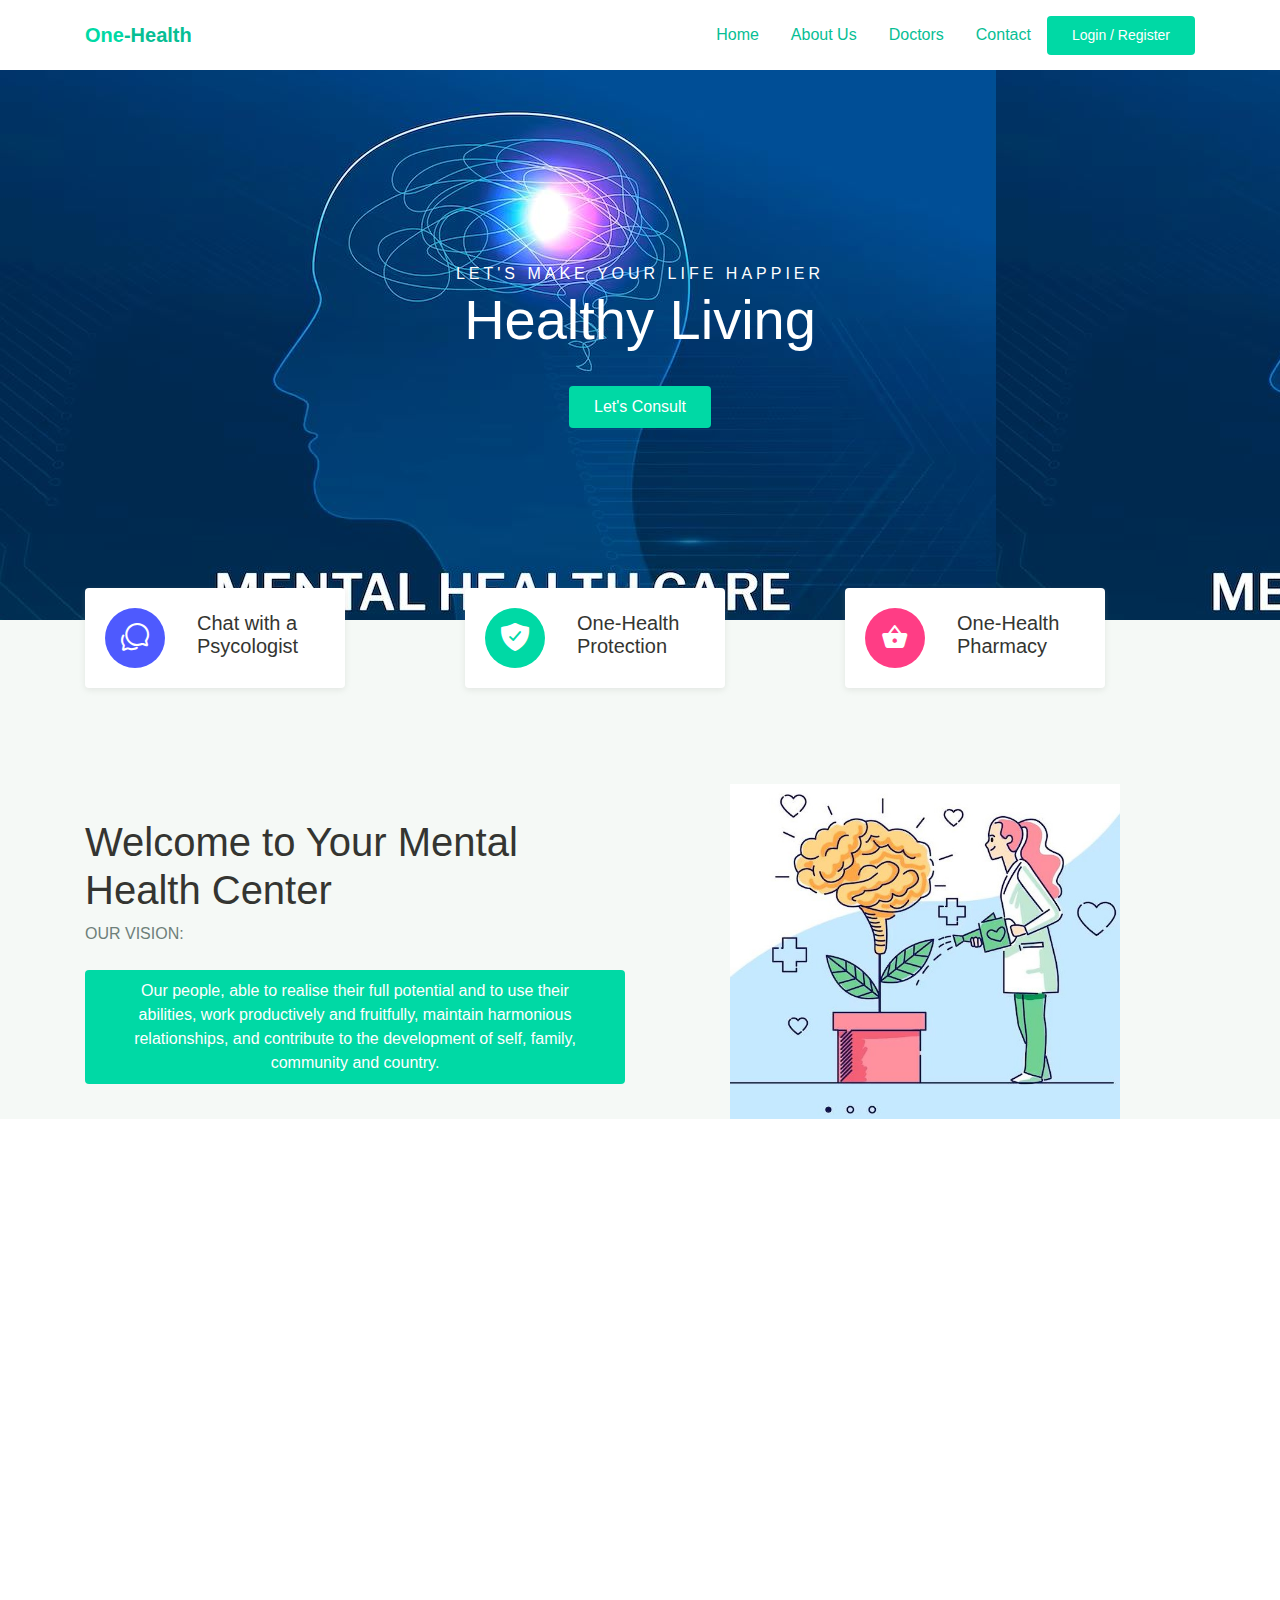
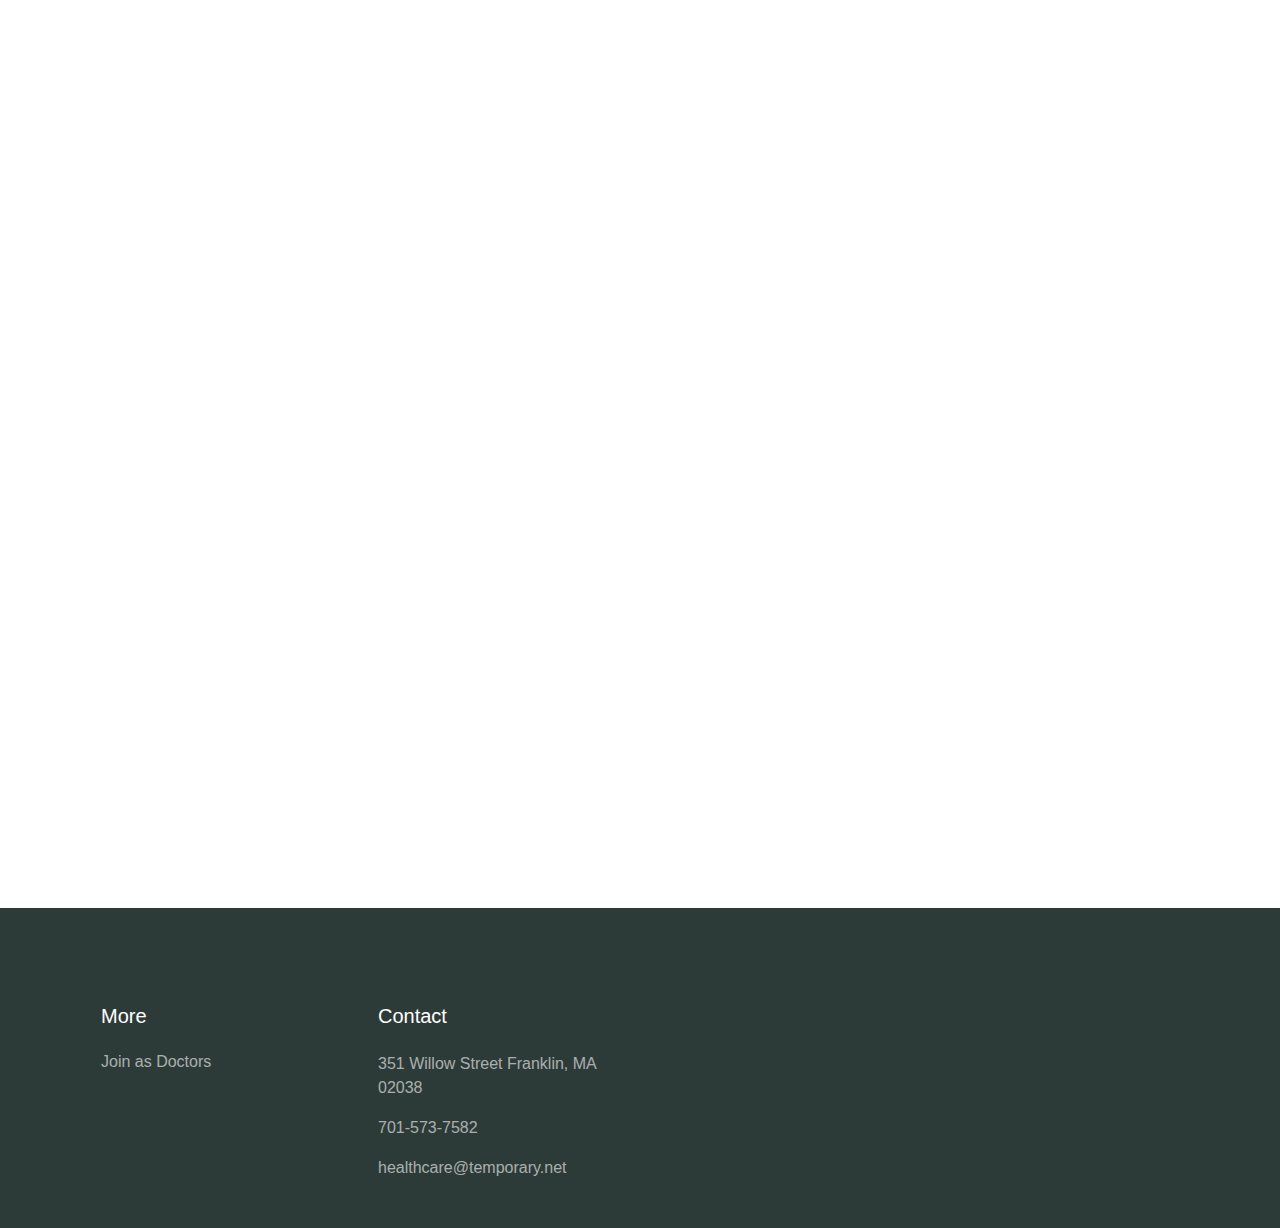
<file: index.html>
<!DOCTYPE html>
<html lang="en">
<head>
  <meta charset="UTF-8">
  <meta name="viewport" content="width=device-width, initial-scale=1.0">

  <meta http-equiv="X-UA-Compatible" content="ie=edge">



  <title>Mental Health</title>

  <link rel="stylesheet" href="./assets/css/maicons.css">

  <link rel="stylesheet" href="./assets/css/bootstrap.css">

  <link rel="stylesheet" href="./assets/vendor/owl-carousel/css/owl.carousel.css">

  <link rel="stylesheet" href="./assets/vendor/animate/animate.css">

  <link rel="stylesheet" href="./assets/css/theme.css">
</head>
<body>



  <header>
  

    <nav class="navbar navbar-expand-lg ">
      <div class="container">
        <a class="navbar-brand" href="#"><span class="text-primary">One</span>-Health</a>

        

       

        <div class="collapse navbar-collapse" id="navbarSupport">
          <ul class="navbar-nav ml-auto">
            <li class="nav-item active">
              <a class="nav-link" href="index.html">Home</a>
            </li>
            <li class="nav-item">
              <a class="nav-link" href="about.html">About Us</a>
            </li>
            <li class="nav-item">
              <a class="nav-link" href="doctors.html">Doctors</a>
            </li>
            
            <li class="nav-item">
              <a class="nav-link" href="contact.html">Contact</a>
            </li>
            <li class="nav-item">
              <a class="btn btn-primary " href="#">Login / Register</a>
            </li>
          </ul>
        </div> <!-- .navbar-collapse -->
      </div> <!-- .container -->
    </nav>
  </header>

  <div class="page-hero " style="background-image: url(./assets/img/bg_image_1.jpg)">
    <div class="hero-section">
      <div class="container text-center ">
        <span class="subhead">Let's make your life happier</span>
        <h1 class="display-4">Healthy Living</h1>
        <a href="https://gautam-10137.github.io/mychatroom/" class="btn btn-primary">Let's Consult</a>
      </div>
    </div>
  </div>


  <div class="bg-light">
    <div class="page-section py-3 mt-md-n5 custom-index">
      <div class="container">
        <div class="row justify-content-center">
          <div class="col-md-4 py-3 py-md-0">
            <div class="card-service wow fadeInUp">
              <div class="circle-shape bg-secondary text-white">
                <span class="mai-chatbubbles-outline"></span>
              </div>
              <p><span>Chat</span> with a Psycologist</p>
            </div>
          </div>
          <div class="col-md-4 py-3 py-md-0">
            <div class="card-service wow fadeInUp">
              <div class="circle-shape bg-primary text-white">
                <span class="mai-shield-checkmark"></span>
              </div>
              <p><span>One</span>-Health Protection</p>
            </div>
          </div>
          <div class="col-md-4 py-3 py-md-0">
            <div class="card-service wow fadeInUp">
              <div class="circle-shape bg-accent text-white">
                <span class="mai-basket"></span>
              </div>
              <p><span>One</span>-Health Pharmacy</p>
            </div>
          </div>
        </div>
      </div>
    </div>

    <div class="page-section pb-0">
      <div class="container">
        <div class="row align-items-center">
          <div class="col-lg-6 py-3 wow fadeInUp">
            <h1>Welcome to Your  Mental Health   Center</h1>
            <p class="text-grey mb-4">OUR VISION: </p>
            <a href="about.html" class="btn btn-primary">Our people, able to realise their full potential and to use their abilities, work productively and fruitfully, maintain harmonious relationships, and contribute to the development of self, family, community and country.</a>
          </div>
          <div class="col-lg-6 wow fadeInRight" data-wow-delay="400ms">
            <div class="img-place custom-img-1">
              <img src="./assets/img/bg-doctor.jpg" alt="">
            </div>
          </div>
        </div>
      </div>
    </div>
  </div> 

  <div class="page-section">
    <div class="container">
      <h1 class="text-center mb-5 wow fadeInUp">Our Doctors</h1>

      <div class="owl-carousel wow fadeInUp" id="doctorSlideshow">
        <div class="item">
          <div class="card-doctor">
            <div class="header">
              <img src="./assets/img/doctors/doctor_1.jpg" alt="">
              <div class="meta">
                <a href="#"><span class="mai-call"></span></a>
                <a href="#"><span class="mai-logo-whatsapp"></span></a>
              </div>
            </div>
            <div class="body">
              <p class="text-xl mb-0">Dr. Stein Albert</p>
              <span class="text-sm text-grey">Cardiology</span>
            </div>
          </div>
        </div>
        <div class="item">
          <div class="card-doctor">
            <div class="header">
              <img src="./assets/img/doctors/doctor_2.jpg" alt="">
              <div class="meta">
                <a href="#"><span class="mai-call"></span></a>
                <a href="#"><span class="mai-logo-whatsapp"></span></a>
              </div>
            </div>
            <div class="body">
              <p class="text-xl mb-0">Dr. Alexa Melvin</p>
              <span class="text-sm text-grey">Dental</span>
            </div>
          </div>
        </div>
        <div class="item">
          <div class="card-doctor">
            <div class="header">
              <img src="./assets/img/doctors/doctor_3.jpg" alt="">
              <div class="meta">
                <a href="#"><span class="mai-call"></span></a>
                <a href="#"><span class="mai-logo-whatsapp"></span></a>
              </div>
            </div>
            <div class="body">
              <p class="text-xl mb-0">Dr. Rebecca Steffany</p>
              <span class="text-sm text-grey">General Health</span>
            </div>
          </div>
        </div>
        <div class="item">
          <div class="card-doctor">
            <div class="header">
              <img src="./assets/img/doctors/doctor_3.jpg" alt="">
              <div class="meta">
                <a href="#"><span class="mai-call"></span></a>
                <a href="#"><span class="mai-logo-whatsapp"></span></a>
              </div>
            </div>
            <div class="body">
              <p class="text-xl mb-0">Dr. Rebecca Steffany</p>
              <span class="text-sm text-grey">General Health</span>
            </div>
          </div>
        </div>
        <div class="item">
          <div class="card-doctor">
            <div class="header">
              <img src="./assets/img/doctors/doctor_3.jpg" alt="">
              <div class="meta">
                <a href="#"><span class="mai-call"></span></a>
                <a href="#"><span class="mai-logo-whatsapp"></span></a>
              </div>
            </div>
            <div class="body">
              <p class="text-xl mb-0">Dr. Rebecca Steffany</p>
              <span class="text-sm text-grey">General Health</span>
            </div>
          </div>
        </div>
      </div>
    </div>
  </div>

 

  <div class="page-section">
    <div class="container">
      <h1 class="text-center wow fadeInUp">Make an Appointment</h1>

      <form class="main-form">
        <div class="row mt-5 ">
          <div class="col-12 col-sm-6 py-2 wow fadeInLeft">
            <input type="text" class="form-control" placeholder="Full name">
          </div>
          <div class="col-12 col-sm-6 py-2 wow fadeInRight">
            <input type="text" class="form-control" placeholder="Email address..">
          </div>
          <div class="col-12 col-sm-6 py-2 wow fadeInLeft" data-wow-delay="300ms">
            <input type="date" class="form-control">
          </div>
          <div class="col-12 col-sm-6 py-2 wow fadeInRight" data-wow-delay="300ms">
            <select name="departement" id="departement" class="custom-select">
              <option value="general">General Health</option>
              <option value="cardiology">Cardiology</option>
              <option value="dental">Dental</option>
              <option value="neurology">Neurology</option>
              <option value="orthopaedics">Orthopaedics</option>
            </select>
          </div>
          <div class="col-12 py-2 wow fadeInUp" data-wow-delay="300ms">
            <input type="text" class="form-control" placeholder="Number..">
          </div>
          <div class="col-12 py-2 wow fadeInUp" data-wow-delay="300ms">
            <textarea name="message" id="message" class="form-control" rows="6" placeholder="Enter message.."></textarea>
          </div>
        </div>

        <button type="submit" class="btn btn-primary mt-3 wow zoomIn">Submit Request</button>
      </form>
    </div>
  </div>



  <footer class="page-footer">
    <div class="container">
      <div class="row px-md-3">
        
        <div class="col-sm-6 col-lg-3 py-3">
          <h5>More</h5>
          <ul class="footer-menu">
           
            <li><a href="#">Join as Doctors</a></li>
          </ul>
        </div>
        
        <div class="col-sm-6 col-lg-3 py-3">
          <h5>Contact</h5>
          <p class="footer-link mt-2">351 Willow Street Franklin, MA 02038</p>
          <a href="#" class="footer-link">701-573-7582</a>
          <a href="#" class="footer-link">healthcare@temporary.net</a>

          
        </div>
      
  </footer>

<script src="./assets/js/jquery-3.5.1.min.js"></script>

<script src="./assets/js/bootstrap.bundle.min.js"></script>

<script src="./assets/vendor/owl-carousel/js/owl.carousel.min.js"></script>

<script src="./assets/vendor/wow/wow.min.js"></script>

<script src="./assets/js/theme.js"></script>
  
</body>
</html>
</file>
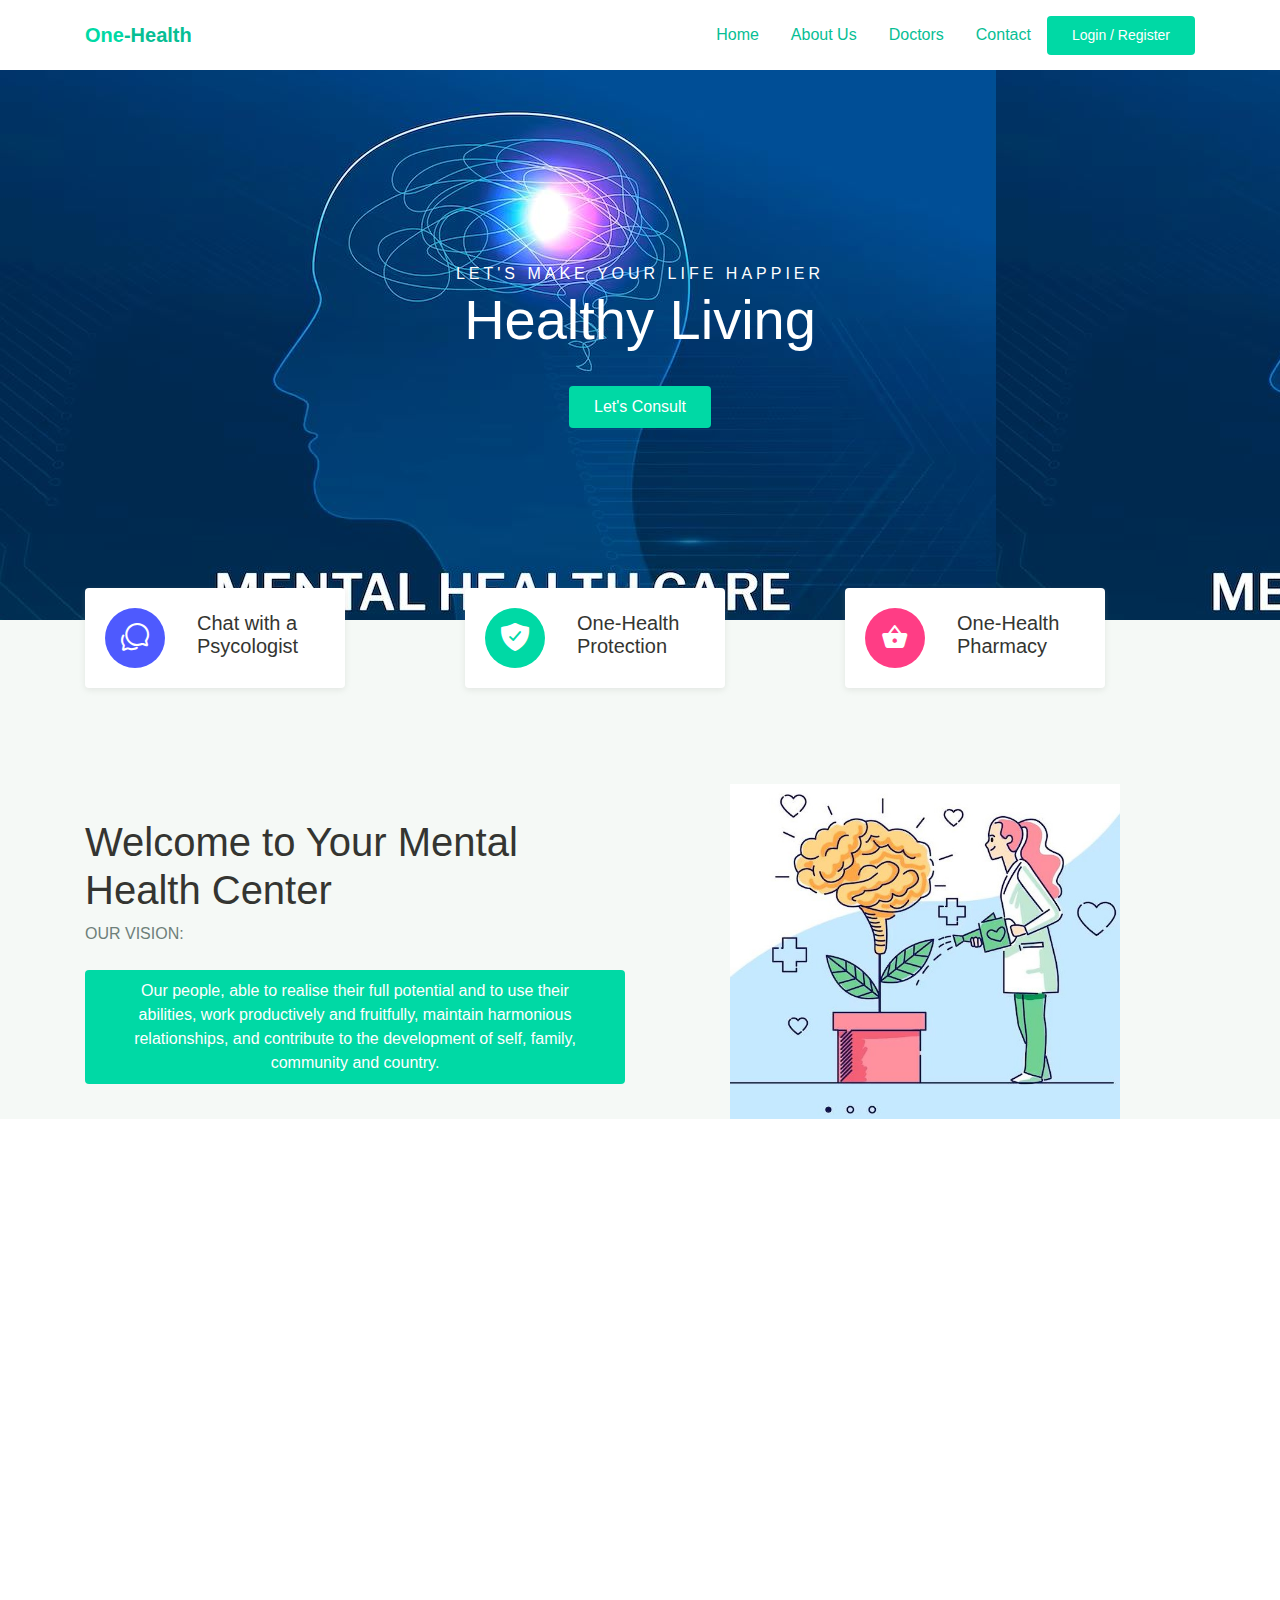
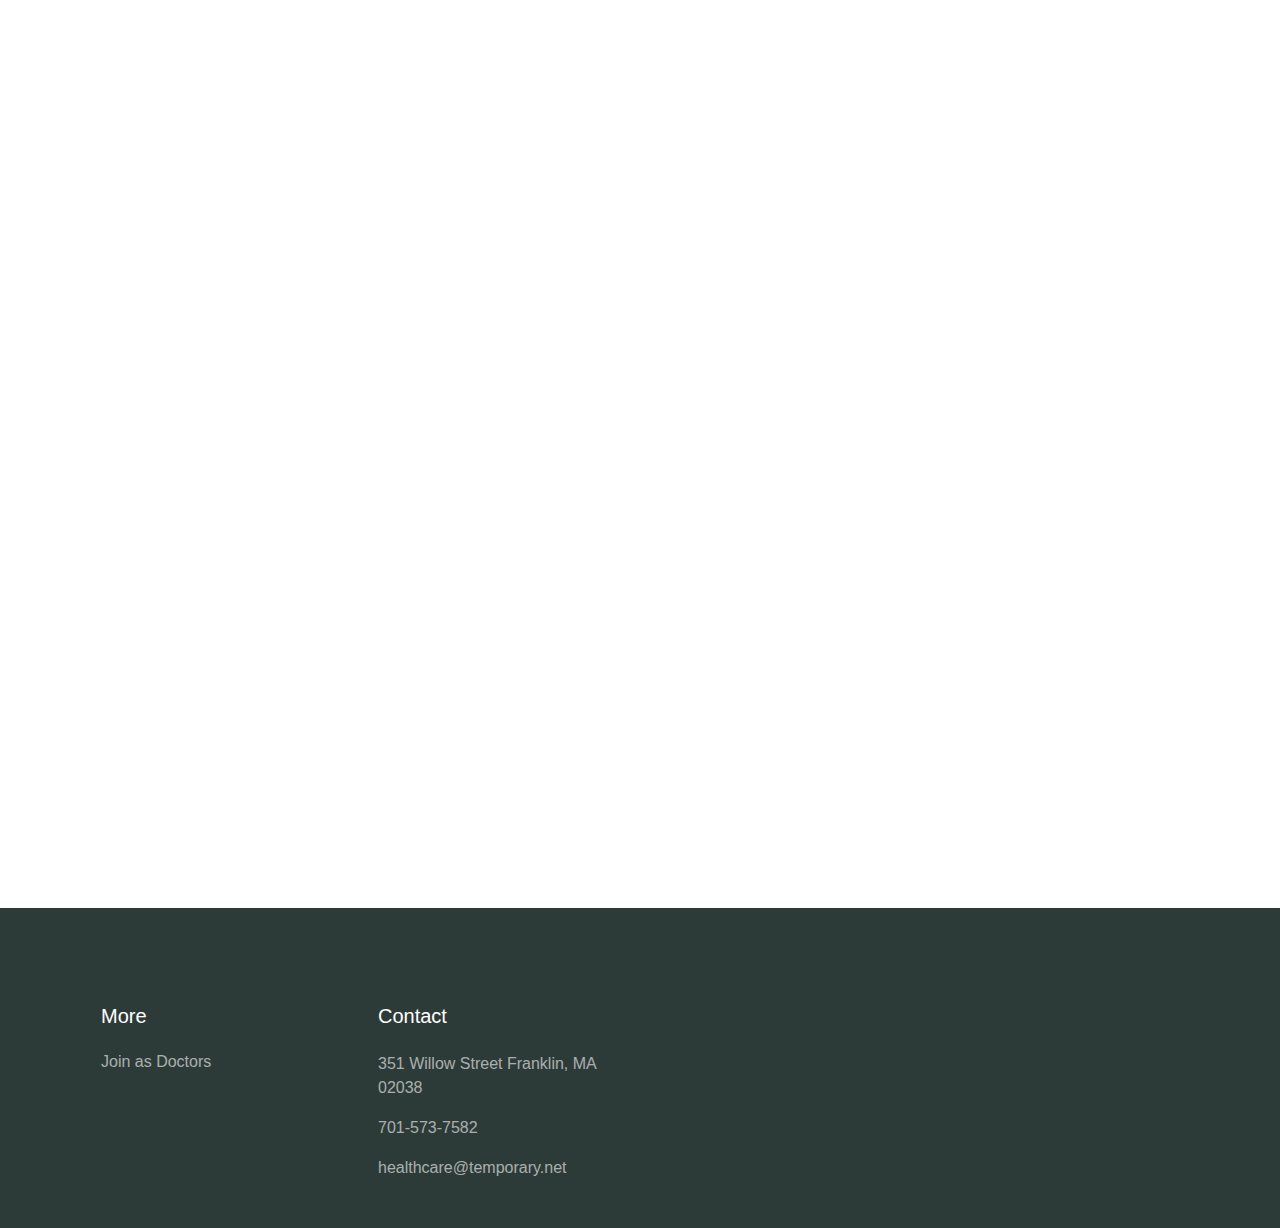
<file: html/index.html>
<!DOCTYPE html>
<html lang="en">
<head>
  <meta charset="UTF-8">
  <meta name="viewport" content="width=device-width, initial-scale=1.0">

  <meta http-equiv="X-UA-Compatible" content="ie=edge">



  <title>Mental Health</title>

  <link rel="stylesheet" href="../assets/css/maicons.css">

  <link rel="stylesheet" href="../assets/css/bootstrap.css">

  <link rel="stylesheet" href="../assets/vendor/owl-carousel/css/owl.carousel.css">

  <link rel="stylesheet" href="../assets/vendor/animate/animate.css">

  <link rel="stylesheet" href="../assets/css/theme.css">
</head>
<body>



  <header>
  

    <nav class="navbar navbar-expand-lg ">
      <div class="container">
        <a class="navbar-brand" href="#"><span class="text-primary">One</span>-Health</a>

        

       

        <div class="collapse navbar-collapse" id="navbarSupport">
          <ul class="navbar-nav ml-auto">
            <li class="nav-item active">
              <a class="nav-link" href="index.html">Home</a>
            </li>
            <li class="nav-item">
              <a class="nav-link" href="about.html">About Us</a>
            </li>
            <li class="nav-item">
              <a class="nav-link" href="doctors.html">Doctors</a>
            </li>
            
            <li class="nav-item">
              <a class="nav-link" href="contact.html">Contact</a>
            </li>
            <li class="nav-item">
              <a class="btn btn-primary " href="#">Login / Register</a>
            </li>
          </ul>
        </div> <!-- .navbar-collapse -->
      </div> <!-- .container -->
    </nav>
  </header>

  <div class="page-hero " style="background-image: url(../assets/img/bg_image_1.jpg)">
    <div class="hero-section">
      <div class="container text-center ">
        <span class="subhead">Let's make your life happier</span>
        <h1 class="display-4">Healthy Living</h1>
        <a href="https://gautam-10137.github.io/mychatroom/" class="btn btn-primary">Let's Consult</a>
      </div>
    </div>
  </div>


  <div class="bg-light">
    <div class="page-section py-3 mt-md-n5 custom-index">
      <div class="container">
        <div class="row justify-content-center">
          <div class="col-md-4 py-3 py-md-0">
            <div class="card-service wow fadeInUp">
              <div class="circle-shape bg-secondary text-white">
                <span class="mai-chatbubbles-outline"></span>
              </div>
              <p><span>Chat</span> with a Psycologist</p>
            </div>
          </div>
          <div class="col-md-4 py-3 py-md-0">
            <div class="card-service wow fadeInUp">
              <div class="circle-shape bg-primary text-white">
                <span class="mai-shield-checkmark"></span>
              </div>
              <p><span>One</span>-Health Protection</p>
            </div>
          </div>
          <div class="col-md-4 py-3 py-md-0">
            <div class="card-service wow fadeInUp">
              <div class="circle-shape bg-accent text-white">
                <span class="mai-basket"></span>
              </div>
              <p><span>One</span>-Health Pharmacy</p>
            </div>
          </div>
        </div>
      </div>
    </div>

    <div class="page-section pb-0">
      <div class="container">
        <div class="row align-items-center">
          <div class="col-lg-6 py-3 wow fadeInUp">
            <h1>Welcome to Your  Mental Health   Center</h1>
            <p class="text-grey mb-4">OUR VISION: </p>
            <a href="about.html" class="btn btn-primary">Our people, able to realise their full potential and to use their abilities, work productively and fruitfully, maintain harmonious relationships, and contribute to the development of self, family, community and country.</a>
          </div>
          <div class="col-lg-6 wow fadeInRight" data-wow-delay="400ms">
            <div class="img-place custom-img-1">
              <img src="../assets/img/bg-doctor.jpg" alt="">
            </div>
          </div>
        </div>
      </div>
    </div>
  </div> 

  <div class="page-section">
    <div class="container">
      <h1 class="text-center mb-5 wow fadeInUp">Our Doctors</h1>

      <div class="owl-carousel wow fadeInUp" id="doctorSlideshow">
        <div class="item">
          <div class="card-doctor">
            <div class="header">
              <img src="../assets/img/doctors/doctor_1.jpg" alt="">
              <div class="meta">
                <a href="#"><span class="mai-call"></span></a>
                <a href="#"><span class="mai-logo-whatsapp"></span></a>
              </div>
            </div>
            <div class="body">
              <p class="text-xl mb-0">Dr. Stein Albert</p>
              <span class="text-sm text-grey">Cardiology</span>
            </div>
          </div>
        </div>
        <div class="item">
          <div class="card-doctor">
            <div class="header">
              <img src="../assets/img/doctors/doctor_2.jpg" alt="">
              <div class="meta">
                <a href="#"><span class="mai-call"></span></a>
                <a href="#"><span class="mai-logo-whatsapp"></span></a>
              </div>
            </div>
            <div class="body">
              <p class="text-xl mb-0">Dr. Alexa Melvin</p>
              <span class="text-sm text-grey">Dental</span>
            </div>
          </div>
        </div>
        <div class="item">
          <div class="card-doctor">
            <div class="header">
              <img src="../assets/img/doctors/doctor_3.jpg" alt="">
              <div class="meta">
                <a href="#"><span class="mai-call"></span></a>
                <a href="#"><span class="mai-logo-whatsapp"></span></a>
              </div>
            </div>
            <div class="body">
              <p class="text-xl mb-0">Dr. Rebecca Steffany</p>
              <span class="text-sm text-grey">General Health</span>
            </div>
          </div>
        </div>
        <div class="item">
          <div class="card-doctor">
            <div class="header">
              <img src="../assets/img/doctors/doctor_3.jpg" alt="">
              <div class="meta">
                <a href="#"><span class="mai-call"></span></a>
                <a href="#"><span class="mai-logo-whatsapp"></span></a>
              </div>
            </div>
            <div class="body">
              <p class="text-xl mb-0">Dr. Rebecca Steffany</p>
              <span class="text-sm text-grey">General Health</span>
            </div>
          </div>
        </div>
        <div class="item">
          <div class="card-doctor">
            <div class="header">
              <img src="../assets/img/doctors/doctor_3.jpg" alt="">
              <div class="meta">
                <a href="#"><span class="mai-call"></span></a>
                <a href="#"><span class="mai-logo-whatsapp"></span></a>
              </div>
            </div>
            <div class="body">
              <p class="text-xl mb-0">Dr. Rebecca Steffany</p>
              <span class="text-sm text-grey">General Health</span>
            </div>
          </div>
        </div>
      </div>
    </div>
  </div>

 

  <div class="page-section">
    <div class="container">
      <h1 class="text-center wow fadeInUp">Make an Appointment</h1>

      <form class="main-form">
        <div class="row mt-5 ">
          <div class="col-12 col-sm-6 py-2 wow fadeInLeft">
            <input type="text" class="form-control" placeholder="Full name">
          </div>
          <div class="col-12 col-sm-6 py-2 wow fadeInRight">
            <input type="text" class="form-control" placeholder="Email address..">
          </div>
          <div class="col-12 col-sm-6 py-2 wow fadeInLeft" data-wow-delay="300ms">
            <input type="date" class="form-control">
          </div>
          <div class="col-12 col-sm-6 py-2 wow fadeInRight" data-wow-delay="300ms">
            <select name="departement" id="departement" class="custom-select">
              <option value="general">General Health</option>
              <option value="cardiology">Cardiology</option>
              <option value="dental">Dental</option>
              <option value="neurology">Neurology</option>
              <option value="orthopaedics">Orthopaedics</option>
            </select>
          </div>
          <div class="col-12 py-2 wow fadeInUp" data-wow-delay="300ms">
            <input type="text" class="form-control" placeholder="Number..">
          </div>
          <div class="col-12 py-2 wow fadeInUp" data-wow-delay="300ms">
            <textarea name="message" id="message" class="form-control" rows="6" placeholder="Enter message.."></textarea>
          </div>
        </div>

        <button type="submit" class="btn btn-primary mt-3 wow zoomIn">Submit Request</button>
      </form>
    </div>
  </div>



  <footer class="page-footer">
    <div class="container">
      <div class="row px-md-3">
        
        <div class="col-sm-6 col-lg-3 py-3">
          <h5>More</h5>
          <ul class="footer-menu">
           
            <li><a href="#">Join as Doctors</a></li>
          </ul>
        </div>
        
        <div class="col-sm-6 col-lg-3 py-3">
          <h5>Contact</h5>
          <p class="footer-link mt-2">351 Willow Street Franklin, MA 02038</p>
          <a href="#" class="footer-link">701-573-7582</a>
          <a href="#" class="footer-link">healthcare@temporary.net</a>

          
        </div>
      
  </footer>

<script src="../assets/js/jquery-3.5.1.min.js"></script>

<script src="../assets/js/bootstrap.bundle.min.js"></script>

<script src="../assets/vendor/owl-carousel/js/owl.carousel.min.js"></script>

<script src="../assets/vendor/wow/wow.min.js"></script>

<script src="../assets/js/theme.js"></script>
  
</body>
</html>
</file>
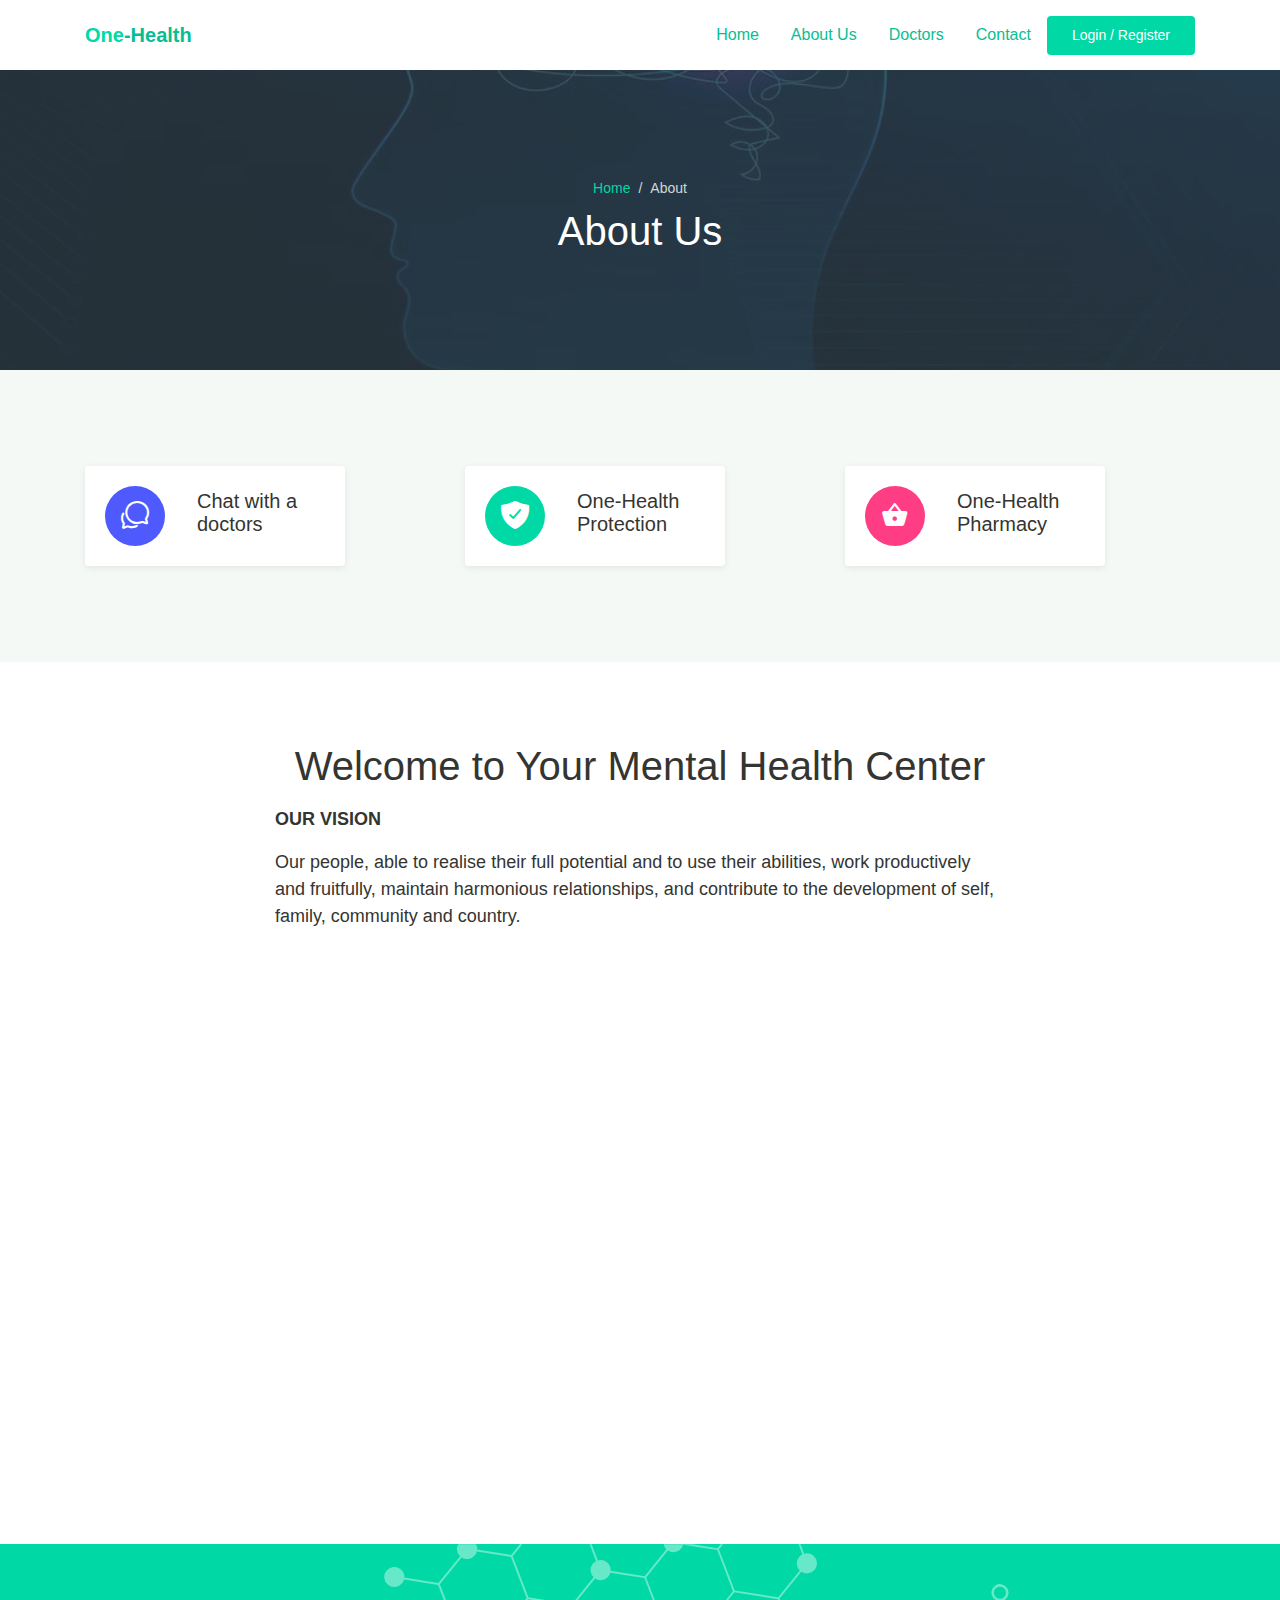
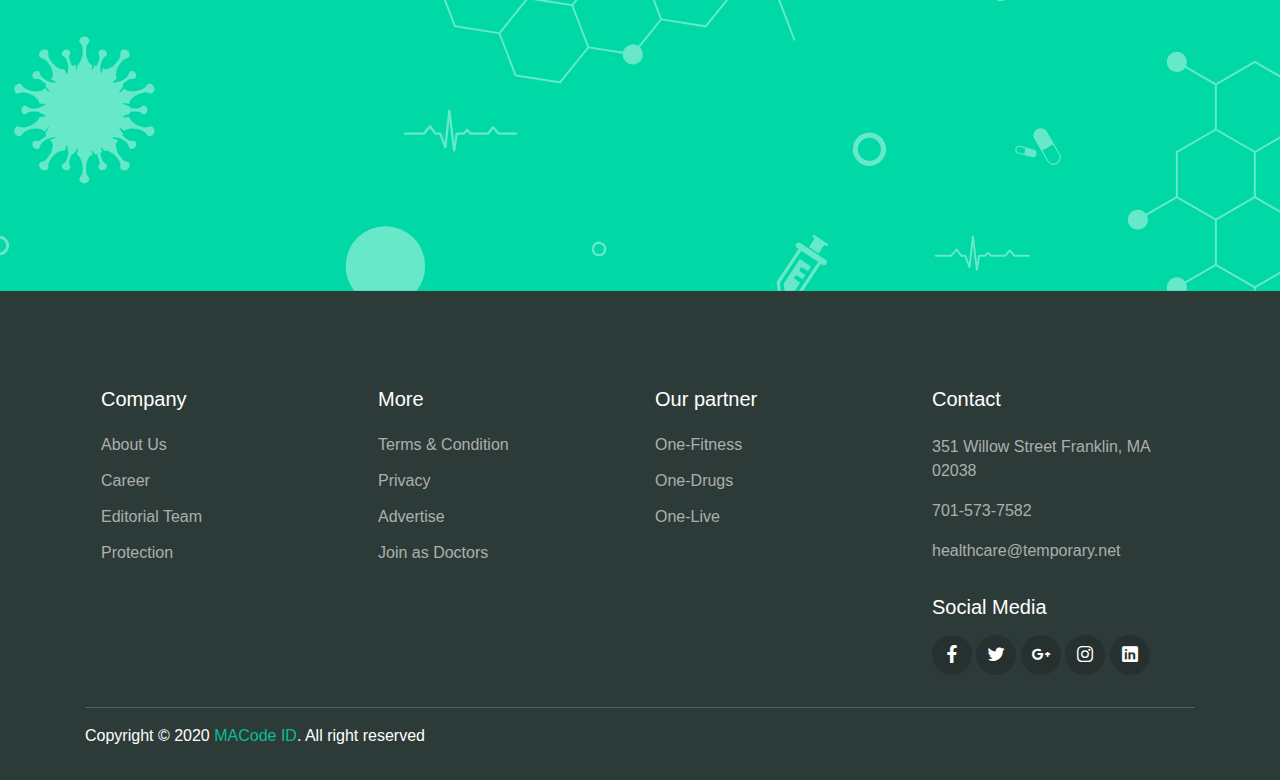
<file: about.html>
<!DOCTYPE html>
<html lang="en">
<head>
  <meta charset="UTF-8">
  <meta name="viewport" content="width=device-width, initial-scale=1.0">

  <meta http-equiv="X-UA-Compatible" content="ie=edge">


  <title>One Health - Medical Center HTML5 Template</title>

  <link rel="stylesheet" href="./assets/css/maicons.css">

  <link rel="stylesheet" href="./assets/css/bootstrap.css">

  <link rel="stylesheet" href="./assets/vendor/owl-carousel/css/owl.carousel.css">

  <link rel="stylesheet" href="./assets/vendor/animate/animate.css">

  <link rel="stylesheet" href="./assets/css/theme.css">
</head>
<body>



  <header>
    
    <nav class="navbar navbar-expand-lg  ">
      <div class="container">
        <a class="navbar-brand" href="#"><span class="text-primary">One</span>-Health</a>

       

        <div >
          <ul class="navbar-nav ">
            <li class="nav-item">
              <a class="nav-link" href="index.html">Home</a>
            </li>
            <li class="nav-item active">
              <a class="nav-link" href="about.html">About Us</a>
            </li>
            <li class="nav-item">
              <a class="nav-link" href="doctors.html">Doctors</a>
            </li>
           
            <li class="nav-item">
              <a class="nav-link" href="contact.html">Contact</a>
            </li>
            <li class="nav-item">
              <a class="btn btn-primary " href="#">Login / Register</a>
            </li>
          </ul>
        </div> 
      </div> 
    </nav>
  </header>

  <div class="page-banner overlay-dark bg-image" style="background-image: url(../assets/img/bg_image_1.jpg);">
    <div class="banner-section">
      <div class="container text-center wow fadeInUp">
        <nav aria-label="Breadcrumb">
          <ol class="breadcrumb breadcrumb-dark bg-transparent justify-content-center py-0 mb-2">
            <li class="breadcrumb-item"><a href="index.html">Home</a></li>
            <li class="breadcrumb-item active" aria-current="page">About</li>
          </ol>
        </nav>
        <h1 class="font-weight-normal">About Us</h1>
      </div> <!-- .container -->
    </div> <!-- .banner-section -->
  </div> 

  <div class="page-section bg-light">
    <div class="container">
      <div class="row">
        <div class="col-md-4 py-3 wow zoomIn">
          <div class="card-service">
            <div class="circle-shape bg-secondary text-white">
              <span class="mai-chatbubbles-outline"></span>
            </div>
            <p><span>Chat</span> with a doctors</p>
          </div>
        </div>
        <div class="col-md-4 py-3 wow zoomIn">
          <div class="card-service">
            <div class="circle-shape bg-primary text-white">
              <span class="mai-shield-checkmark"></span>
            </div>
            <p><span>One</span>-Health Protection</p>
          </div>
        </div>
        <div class="col-md-4 py-3 wow zoomIn">
          <div class="card-service">
            <div class="circle-shape bg-accent text-white">
              <span class="mai-basket"></span>
            </div>
            <p><span>One</span>-Health Pharmacy</p>
          </div>
        </div>
      </div>
    </div>
  </div>

  <div class="page-section">
    <div class="container">
      <div class="row justify-content-center">
        <div class="col-lg-8 wow fadeInUp">
          <h1 class="text-center mb-3">Welcome to Your Mental Health Center</h1>
          <div class="text-lg">
            <p><b>OUR VISION</b></p>
            <p>Our people, able to realise their full potential and to use their abilities, work productively and fruitfully, maintain harmonious relationships, and contribute to the development of self, family, community and country.</p>
          </div>
        </div>
        <div class="col-lg-10 mt-5">
          <h1 class="text-center mb-5 wow fadeInUp">Our Doctors</h1>
          <div class="row justify-content-center">
            <div class="col-md-6 col-lg-4 wow zoomIn">
              <div class="card-doctor">
                <div class="header">
                  <img src="./assets/img/doctors/doctor_1.jpg" alt="">
                  <div class="meta">
                    <a href="#"><span class="mai-call"></span></a>
                    <a href="#"><span class="mai-logo-whatsapp"></span></a>
                  </div>
                </div>
                <div class="body">
                  <p class="text-xl mb-0">Dr. Stein Albert</p>
                  <span class="text-sm text-grey">Cardiology</span>
                </div>
              </div>
            </div>
            <div class="col-md-6 col-lg-4 wow zoomIn">
              <div class="card-doctor">
                <div class="header">
                  <img src="./assets/img/doctors/doctor_2.jpg" alt="">
                  <div class="meta">
                    <a href="#"><span class="mai-call"></span></a>
                    <a href="#"><span class="mai-logo-whatsapp"></span></a>
                  </div>
                </div>
                <div class="body">
                  <p class="text-xl mb-0">Dr. Alexa Melvin</p>
                  <span class="text-sm text-grey">Dental</span>
                </div>
              </div>
            </div>
            <div class="col-md-6 col-lg-4 wow zoomIn">
              <div class="card-doctor">
                <div class="header">
                  <img src="./assets/img/doctors/doctor_3.jpg" alt="">
                  <div class="meta">
                    <a href="#"><span class="mai-call"></span></a>
                    <a href="#"><span class="mai-logo-whatsapp"></span></a>
                  </div>
                </div>
                <div class="body">
                  <p class="text-xl mb-0">Dr. Rebecca Steffany</p>
                  <span class="text-sm text-grey">General Health</span>
                </div>
              </div>
            </div>

          </div>
        </div>
      </div>
    </div>
  </div>

  <div class="page-section banner-home bg-image" style="background-image: url(../assets/img/banner-pattern.svg);">
    <div class="container py-5 py-lg-0">
      <div class="row align-items-center">
        <div class="col-lg-4 wow zoomIn">
          <div class="img-banner d-none d-lg-block">
            <img src="./assets/img/mobile_app.png" alt="">
          </div>
        </div>
        <div class="col-lg-8 wow fadeInRight">
          <h1 class="font-weight-normal mb-3">Get easy access of all features using One Health Application</h1>
          <a href="#"><img src="./assets/img/google_play.svg" alt=""></a>
          <a href="#" class="ml-2"><img src="./assets/img/app_store.svg" alt=""></a>
        </div>
      </div>
    </div>
  </div> <!-- .banner-home -->

  <footer class="page-footer">
    <div class="container">
      <div class="row px-md-3">
        <div class="col-sm-6 col-lg-3 py-3">
          <h5>Company</h5>
          <ul class="footer-menu">
            <li><a href="#">About Us</a></li>
            <li><a href="#">Career</a></li>
            <li><a href="#">Editorial Team</a></li>
            <li><a href="#">Protection</a></li>
          </ul>
        </div>
        <div class="col-sm-6 col-lg-3 py-3">
          <h5>More</h5>
          <ul class="footer-menu">
            <li><a href="#">Terms & Condition</a></li>
            <li><a href="#">Privacy</a></li>
            <li><a href="#">Advertise</a></li>
            <li><a href="#">Join as Doctors</a></li>
          </ul>
        </div>
        <div class="col-sm-6 col-lg-3 py-3">
          <h5>Our partner</h5>
          <ul class="footer-menu">
            <li><a href="#">One-Fitness</a></li>
            <li><a href="#">One-Drugs</a></li>
            <li><a href="#">One-Live</a></li>
          </ul>
        </div>
        <div class="col-sm-6 col-lg-3 py-3">
          <h5>Contact</h5>
          <p class="footer-link mt-2">351 Willow Street Franklin, MA 02038</p>
          <a href="#" class="footer-link">701-573-7582</a>
          <a href="#" class="footer-link">healthcare@temporary.net</a>

          <h5 class="mt-3">Social Media</h5>
          <div class="footer-sosmed mt-3">
            <a href="#" target="_blank"><span class="mai-logo-facebook-f"></span></a>
            <a href="#" target="_blank"><span class="mai-logo-twitter"></span></a>
            <a href="#" target="_blank"><span class="mai-logo-google-plus-g"></span></a>
            <a href="#" target="_blank"><span class="mai-logo-instagram"></span></a>
            <a href="#" target="_blank"><span class="mai-logo-linkedin"></span></a>
          </div>
        </div>
      </div>

      <hr>

      <p id="copyright">Copyright &copy; 2020 <a href="https://macodeid.com/" target="_blank">MACode ID</a>. All right reserved</p>
    </div>
  </footer>

<script src="./assets/js/jquery-3.5.1.min.js"></script>

<script src="./assets/js/bootstrap.bundle.min.js"></script>

<script src="./assets/vendor/owl-carousel/js/owl.carousel.min.js"></script>

<script src="./assets/vendor/wow/wow.min.js"></script>

<script src="./assets/js/theme.js"></script>
  
</body>
</html>
</file>
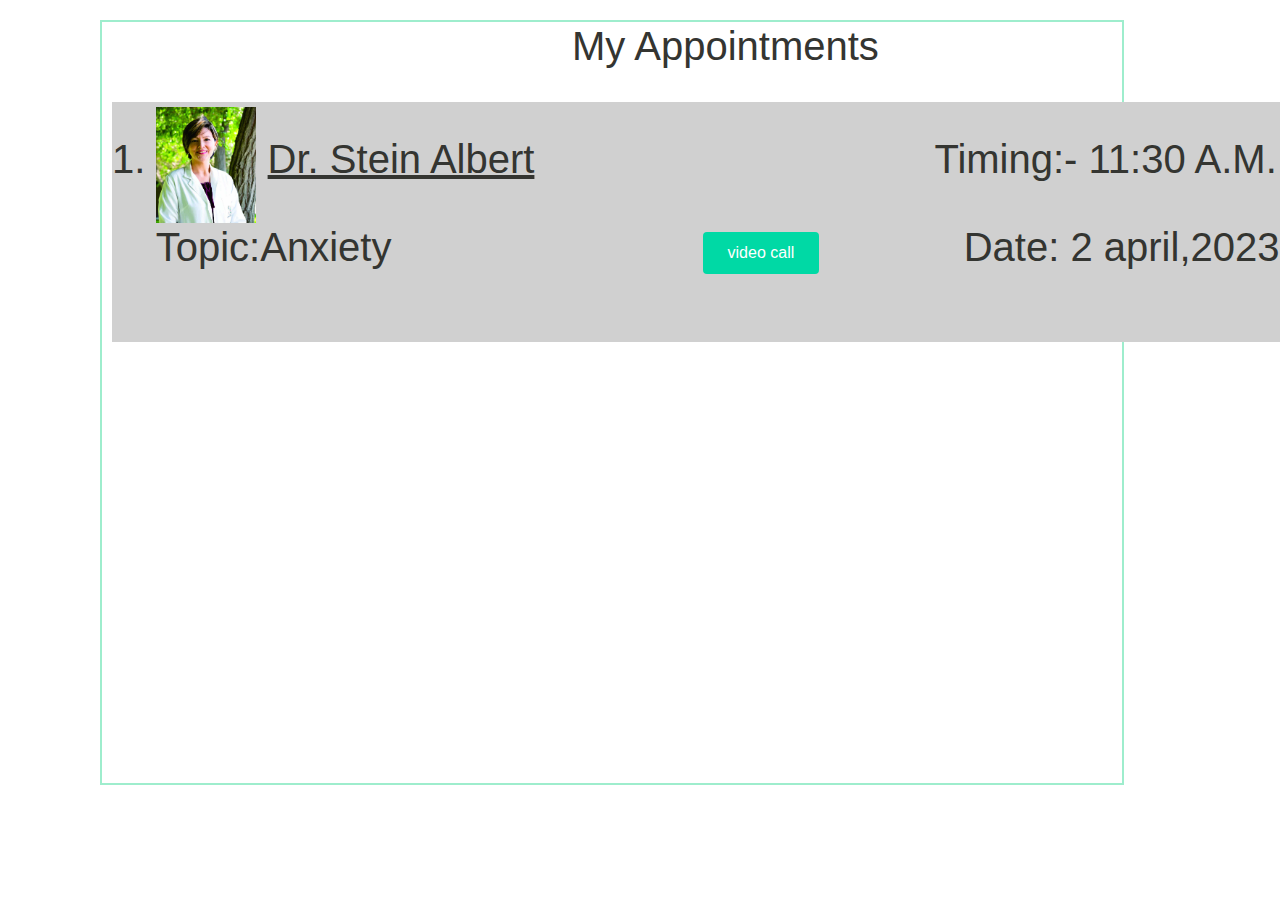
<file: appointment.html>
<!DOCTYPE html>
<html lang="en">
<head>
    <meta charset="UTF-8">
    <meta http-equiv="X-UA-Compatible" content="IE=edge">
    <meta name="viewport" content="width=device-width, initial-scale=1.0">
    
  <link rel="stylesheet" href="./assets/css/maicons.css">

  <link rel="stylesheet" href="./assets/css/bootstrap.css">


  <link rel="stylesheet" href="./assets/css/theme.css">
    <title>Anonwell</title>
</head>
<body>
    <div class="app">
        <div  id="myap"> <h1>My Appointments</h1></div><br>
        <div id="app1">
            
           <h1>1. 
            <img  id="img1" src="./assets/img/doctors/doctor_1.jpg" alt="">
            <u>Dr. Stein Albert</u>
            &nbsp;   &nbsp;   &nbsp;   &nbsp;  
            <span id="time">Timing:-</span> 
            <span>11:30 A.M.   &nbsp; &nbsp;      &nbsp;  Topic:Anxiety &nbsp; &nbsp;   &nbsp;   &nbsp;   &nbsp; 
                    &nbsp;   &nbsp;   &nbsp;   &nbsp;   

                  <a href="https://gautam-10137.github.io/videoCallingWebApp/" class="btn btn-primary appoint" id="vcall" >video call</a>     
                  &nbsp;  &nbsp;   &nbsp;      &nbsp;   &nbsp;   &nbsp;    Date: 2 april,2023  </span>
            
           

        </h1>
            
        </div>
    </div>
</body>
</html>
</file>
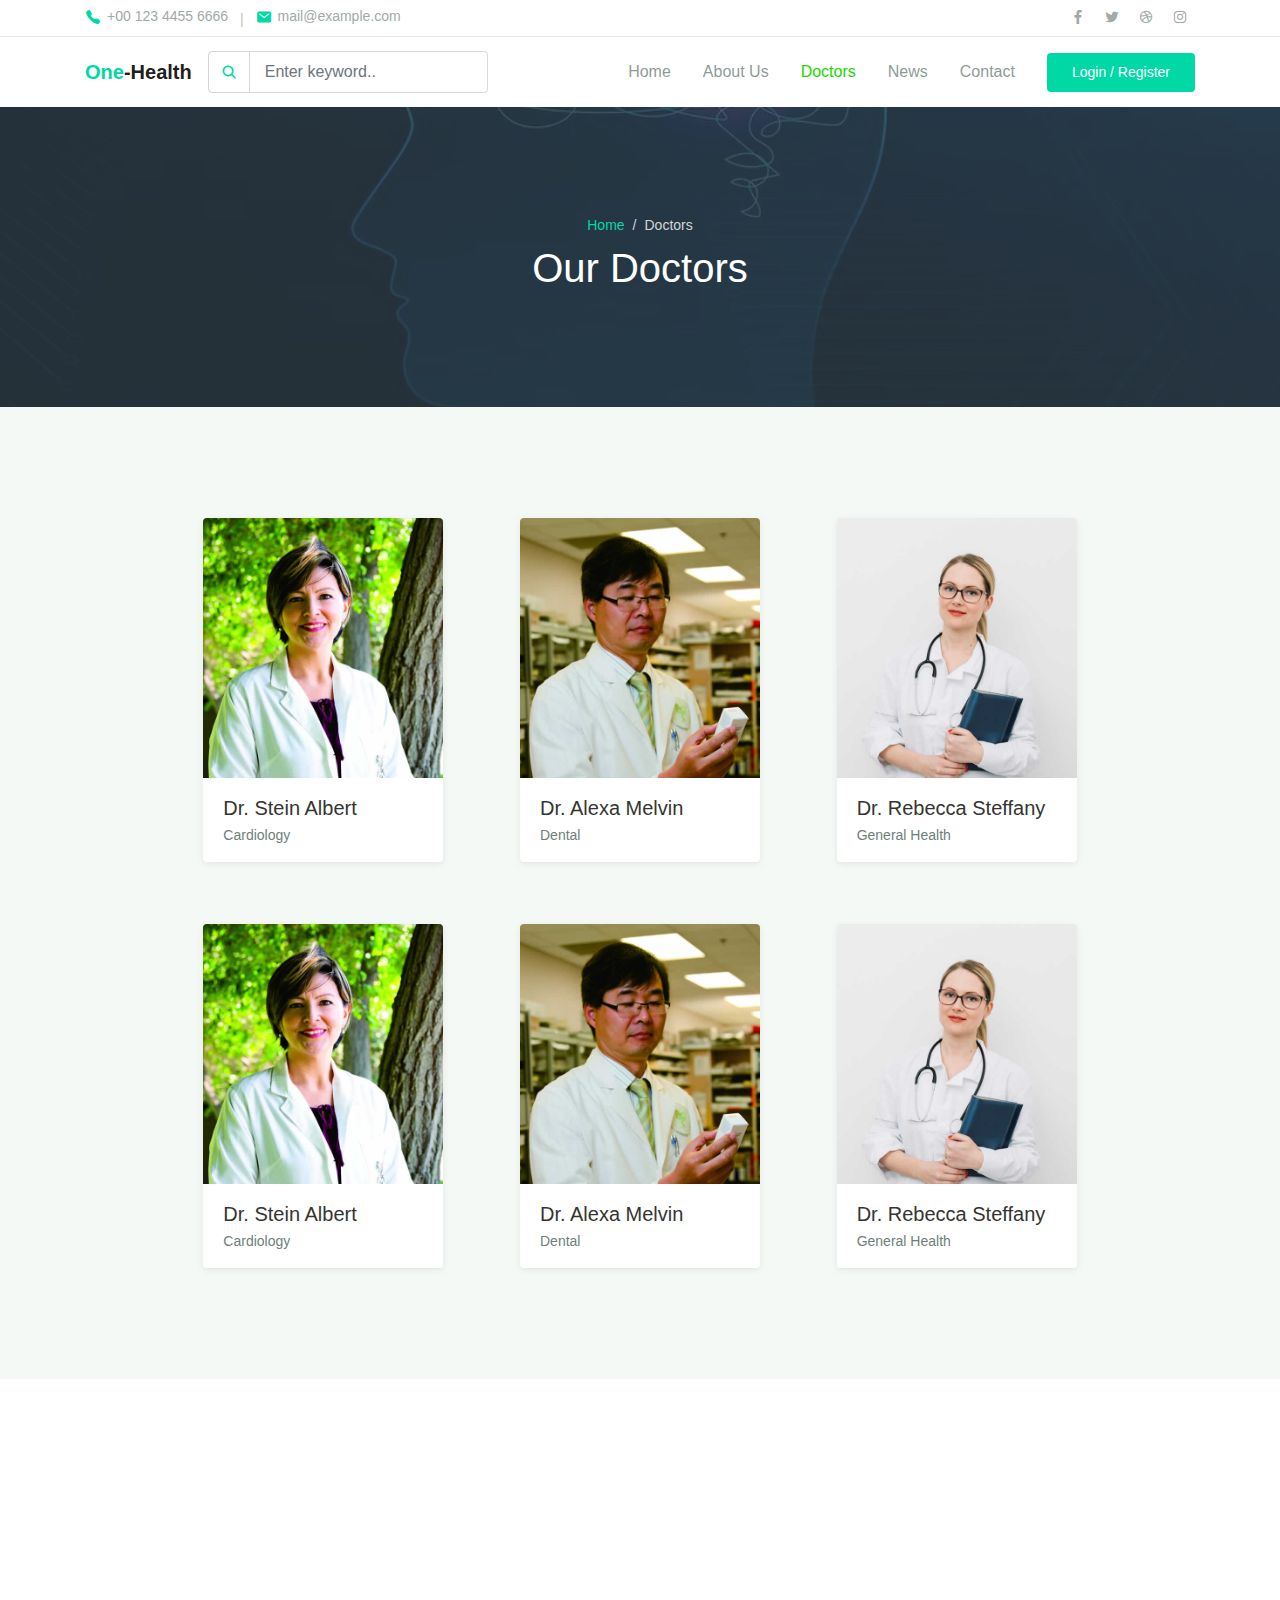
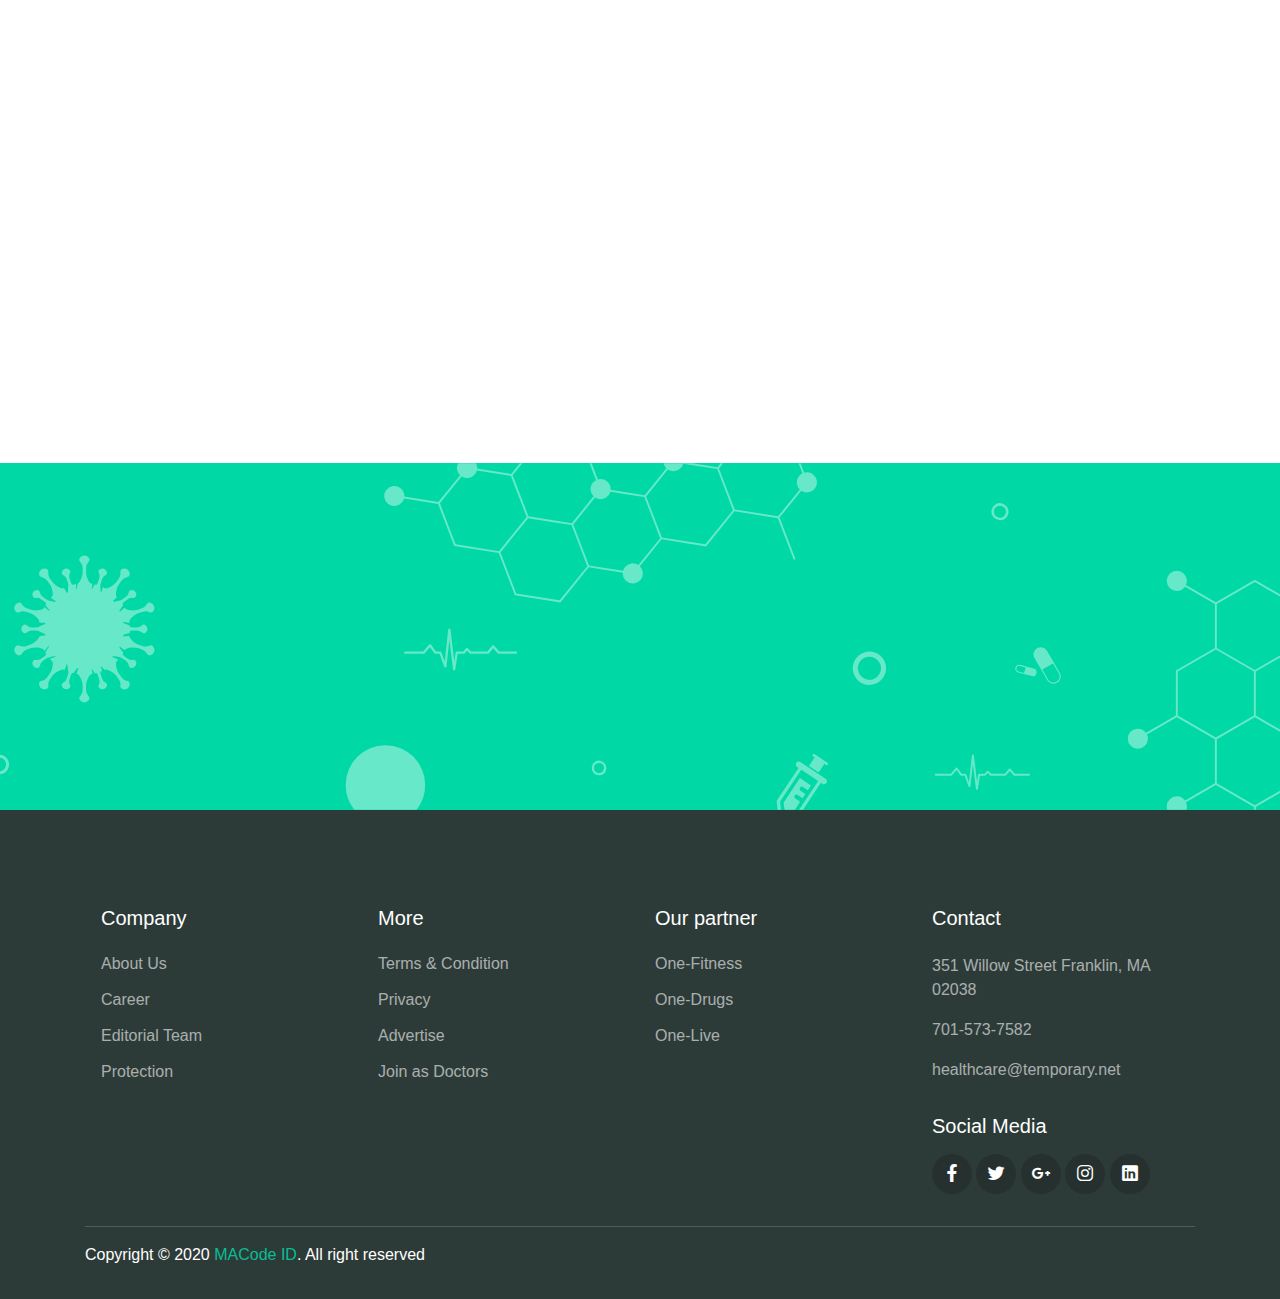
<file: doctors.html>
<!DOCTYPE html>
<html lang="en">
<head>
  <meta charset="UTF-8">
  <meta name="viewport" content="width=device-width, initial-scale=1.0">

  <meta http-equiv="X-UA-Compatible" content="ie=edge">

  <meta name="copyright" content="MACode ID, https://macodeid.com/">

  <title>One Health - Medical Center HTML5 Template</title>

  <link rel="stylesheet" href="./assets/css/maicons.css">

  <link rel="stylesheet" href="./assets/css/bootstrap.css">

  <link rel="stylesheet" href="./assets/vendor/owl-carousel/css/owl.carousel.css">

  <link rel="stylesheet" href="./assets/vendor/animate/animate.css">

  <link rel="stylesheet" href="./assets/css/theme.css">
</head>
<body>

  <!-- Back to top button -->
  <div class="back-to-top"></div>

  <header>
    <div class="topbar">
      <div class="container">
        <div class="row">
          <div class="col-sm-8 text-sm">
            <div class="site-info">
              <a href="#"><span class="mai-call text-primary"></span> +00 123 4455 6666</a>
              <span class="divider">|</span>
              <a href="#"><span class="mai-mail text-primary"></span> mail@example.com</a>
            </div>
          </div>
          <div class="col-sm-4 text-right text-sm">
            <div class="social-mini-button">
              <a href="#"><span class="mai-logo-facebook-f"></span></a>
              <a href="#"><span class="mai-logo-twitter"></span></a>
              <a href="#"><span class="mai-logo-dribbble"></span></a>
              <a href="#"><span class="mai-logo-instagram"></span></a>
            </div>
          </div>
        </div> <!-- .row -->
      </div> <!-- .container -->
    </div> <!-- .topbar -->

    <nav class="navbar navbar-expand-lg navbar-light shadow-sm">
      <div class="container">
        <a class="navbar-brand" href="#"><span class="text-primary">One</span>-Health</a>

        <form action="#">
          <div class="input-group input-navbar">
            <div class="input-group-prepend">
              <span class="input-group-text" id="icon-addon1"><span class="mai-search"></span></span>
            </div>
            <input type="text" class="form-control" placeholder="Enter keyword.." aria-label="Username" aria-describedby="icon-addon1">
          </div>
        </form>

        <button class="navbar-toggler" type="button" data-toggle="collapse" data-target="#navbarSupport" aria-controls="navbarSupport" aria-expanded="false" aria-label="Toggle navigation">
          <span class="navbar-toggler-icon"></span>
        </button>

        <div class="collapse navbar-collapse" id="navbarSupport">
          <ul class="navbar-nav ml-auto">
            <li class="nav-item">
              <a class="nav-link" href="index.html">Home</a>
            </li>
            <li class="nav-item">
              <a class="nav-link" href="about.html">About Us</a>
            </li>
            <li class="nav-item active">
              <a class="nav-link" href="doctors.html">Doctors</a>
            </li>
            <li class="nav-item">
              <a class="nav-link" href="blog.html">News</a>
            </li>
            <li class="nav-item">
              <a class="nav-link" href="contact.html">Contact</a>
            </li>
            <li class="nav-item">
              <a class="btn btn-primary ml-lg-3" href="#">Login / Register</a>
            </li>
          </ul>
        </div> <!-- .navbar-collapse -->
      </div> <!-- .container -->
    </nav>
  </header>

  <div class="page-banner overlay-dark bg-image" style="background-image: url(../assets/img/bg_image_1.jpg);">
    <div class="banner-section">
      <div class="container text-center wow fadeInUp">
        <nav aria-label="Breadcrumb">
          <ol class="breadcrumb breadcrumb-dark bg-transparent justify-content-center py-0 mb-2">
            <li class="breadcrumb-item"><a href="index.html">Home</a></li>
            <li class="breadcrumb-item active" aria-current="page">Doctors</li>
          </ol>
        </nav>
        <h1 class="font-weight-normal">Our Doctors</h1>
      </div> <!-- .container -->
    </div> <!-- .banner-section -->
  </div> <!-- .page-banner -->

  <div class="page-section bg-light">
    <div class="container">
      <div class="row justify-content-center">
        <div class="col-lg-10">

          <div class="row">
            
            <div class="col-md-6 col-lg-4 py-3 wow zoomIn">
              <div class="card-doctor">
                <div class="header">
                  <img src="./assets/img/doctors/doctor_1.jpg" alt="">
                  <div class="meta">
                    <a href="#"><span class="mai-call"></span></a>
                    <a href="#"><span class="mai-logo-whatsapp"></span></a>
                  </div>
                </div>
                <div class="body">
                  <p class="text-xl mb-0">Dr. Stein Albert</p>
                  <span class="text-sm text-grey">Cardiology</span>
                </div>
              </div>
            </div>
    
            <div class="col-md-6 col-lg-4 py-3 wow zoomIn">
              <div class="card-doctor">
                <div class="header">
                  <img src="./assets/img/doctors/doctor_2.jpg" alt="">
                  <div class="meta">
                    <a href="#"><span class="mai-call"></span></a>
                    <a href="#"><span class="mai-logo-whatsapp"></span></a>
                  </div>
                </div>
                <div class="body">
                  <p class="text-xl mb-0">Dr. Alexa Melvin</p>
                  <span class="text-sm text-grey">Dental</span>
                </div>
              </div>
            </div>
    
            <div class="col-md-6 col-lg-4 py-3 wow zoomIn">
              <div class="card-doctor">
                <div class="header">
                  <img src="./assets/img/doctors/doctor_3.jpg" alt="">
                  <div class="meta">
                    <a href="#"><span class="mai-call"></span></a>
                    <a href="#"><span class="mai-logo-whatsapp"></span></a>
                  </div>
                </div>
                <div class="body">
                  <p class="text-xl mb-0">Dr. Rebecca Steffany</p>
                  <span class="text-sm text-grey">General Health</span>
                </div>
              </div>
            </div>
    
            <div class="col-md-6 col-lg-4 py-3 wow zoomIn">
              <div class="card-doctor">
                <div class="header">
                  <img src="./assets/img/doctors/doctor_1.jpg" alt="">
                  <div class="meta">
                    <a href="#"><span class="mai-call"></span></a>
                    <a href="#"><span class="mai-logo-whatsapp"></span></a>
                  </div>
                </div>
                <div class="body">
                  <p class="text-xl mb-0">Dr. Stein Albert</p>
                  <span class="text-sm text-grey">Cardiology</span>
                </div>
              </div>
            </div>
    
            <div class="col-md-6 col-lg-4 py-3 wow zoomIn">
              <div class="card-doctor">
                <div class="header">
                  <img src="./assets/img/doctors/doctor_2.jpg" alt="">
                  <div class="meta">
                    <a href="#"><span class="mai-call"></span></a>
                    <a href="#"><span class="mai-logo-whatsapp"></span></a>
                  </div>
                </div>
                <div class="body">
                  <p class="text-xl mb-0">Dr. Alexa Melvin</p>
                  <span class="text-sm text-grey">Dental</span>
                </div>
              </div>
            </div>
    
            <div class="col-md-6 col-lg-4 py-3 wow zoomIn">
              <div class="card-doctor">
                <div class="header">
                  <img src="./assets/img/doctors/doctor_3.jpg" alt="">
                  <div class="meta">
                    <a href="#"><span class="mai-call"></span></a>
                    <a href="#"><span class="mai-logo-whatsapp"></span></a>
                  </div>
                </div>
                <div class="body">
                  <p class="text-xl mb-0">Dr. Rebecca Steffany</p>
                  <span class="text-sm text-grey">General Health</span>
                </div>
              </div>
            </div>

          </div>

        </div>
      </div>
    </div> <!-- .container -->
  </div> <!-- .page-section -->

  <div class="page-section">
    <div class="container">
      <h1 class="text-center wow fadeInUp">Make an Appointment</h1>

      <form class="main-form">
        <div class="row mt-5 ">
          <div class="col-12 col-sm-6 py-2 wow fadeInLeft">
            <input type="text" class="form-control" placeholder="Full name">
          </div>
          <div class="col-12 col-sm-6 py-2 wow fadeInRight">
            <input type="text" class="form-control" placeholder="Email address..">
          </div>
          <div class="col-12 col-sm-6 py-2 wow fadeInLeft" data-wow-delay="300ms">
            <input type="date" class="form-control">
          </div>
          <div class="col-12 col-sm-6 py-2 wow fadeInRight" data-wow-delay="300ms">
            <select name="departement" id="departement" class="custom-select">
              <option value="general">General Health</option>
              <option value="cardiology">Cardiology</option>
              <option value="dental">Dental</option>
              <option value="neurology">Neurology</option>
              <option value="orthopaedics">Orthopaedics</option>
            </select>
          </div>
          <div class="col-12 py-2 wow fadeInUp" data-wow-delay="300ms">
            <input type="text" class="form-control" placeholder="Number..">
          </div>
          <div class="col-12 py-2 wow fadeInUp" data-wow-delay="300ms">
            <textarea name="message" id="message" class="form-control" rows="6" placeholder="Enter message.."></textarea>
          </div>
        </div>

        <button type="submit" class="btn btn-primary mt-3 wow zoomIn">Submit Request</button>
      </form>
    </div> <!-- .container -->
  </div> <!-- .page-section -->
  

  <div class="page-section banner-home bg-image" style="background-image: url(../assets/img/banner-pattern.svg);">
    <div class="container py-5 py-lg-0">
      <div class="row align-items-center">
        <div class="col-lg-4 wow zoomIn">
          <div class="img-banner d-none d-lg-block">
            <img src="../assets/img/mobile_app.png" alt="">
          </div>
        </div>
        <div class="col-lg-8 wow fadeInRight">
          <h1 class="font-weight-normal mb-3">Get easy access of all features using One Health Application</h1>
          <a href="#"><img src="../assets/img/google_play.svg" alt=""></a>
          <a href="#" class="ml-2"><img src="./assets/img/app_store.svg" alt=""></a>
        </div>
      </div>
    </div>
  </div> <!-- .banner-home -->

  <footer class="page-footer">
    <div class="container">
      <div class="row px-md-3">
        <div class="col-sm-6 col-lg-3 py-3">
          <h5>Company</h5>
          <ul class="footer-menu">
            <li><a href="#">About Us</a></li>
            <li><a href="#">Career</a></li>
            <li><a href="#">Editorial Team</a></li>
            <li><a href="#">Protection</a></li>
          </ul>
        </div>
        <div class="col-sm-6 col-lg-3 py-3">
          <h5>More</h5>
          <ul class="footer-menu">
            <li><a href="#">Terms & Condition</a></li>
            <li><a href="#">Privacy</a></li>
            <li><a href="#">Advertise</a></li>
            <li><a href="#">Join as Doctors</a></li>
          </ul>
        </div>
        <div class="col-sm-6 col-lg-3 py-3">
          <h5>Our partner</h5>
          <ul class="footer-menu">
            <li><a href="#">One-Fitness</a></li>
            <li><a href="#">One-Drugs</a></li>
            <li><a href="#">One-Live</a></li>
          </ul>
        </div>
        <div class="col-sm-6 col-lg-3 py-3">
          <h5>Contact</h5>
          <p class="footer-link mt-2">351 Willow Street Franklin, MA 02038</p>
          <a href="#" class="footer-link">701-573-7582</a>
          <a href="#" class="footer-link">healthcare@temporary.net</a>

          <h5 class="mt-3">Social Media</h5>
          <div class="footer-sosmed mt-3">
            <a href="#" target="_blank"><span class="mai-logo-facebook-f"></span></a>
            <a href="#" target="_blank"><span class="mai-logo-twitter"></span></a>
            <a href="#" target="_blank"><span class="mai-logo-google-plus-g"></span></a>
            <a href="#" target="_blank"><span class="mai-logo-instagram"></span></a>
            <a href="#" target="_blank"><span class="mai-logo-linkedin"></span></a>
          </div>
        </div>
      </div>

      <hr>

      <p id="copyright">Copyright &copy; 2020 <a href="https://macodeid.com/" target="_blank">MACode ID</a>. All right reserved</p>
    </div>
  </footer>

<script src="./assets/js/jquery-3.5.1.min.js"></script>

<script src="./assets/js/bootstrap.bundle.min.js"></script>

<script src="./assets/vendor/owl-carousel/js/owl.carousel.min.js"></script>

<script src="./assets/vendor/wow/wow.min.js"></script>

<script src="./assets/js/theme.js"></script>
  
</body>
</html>
</file>
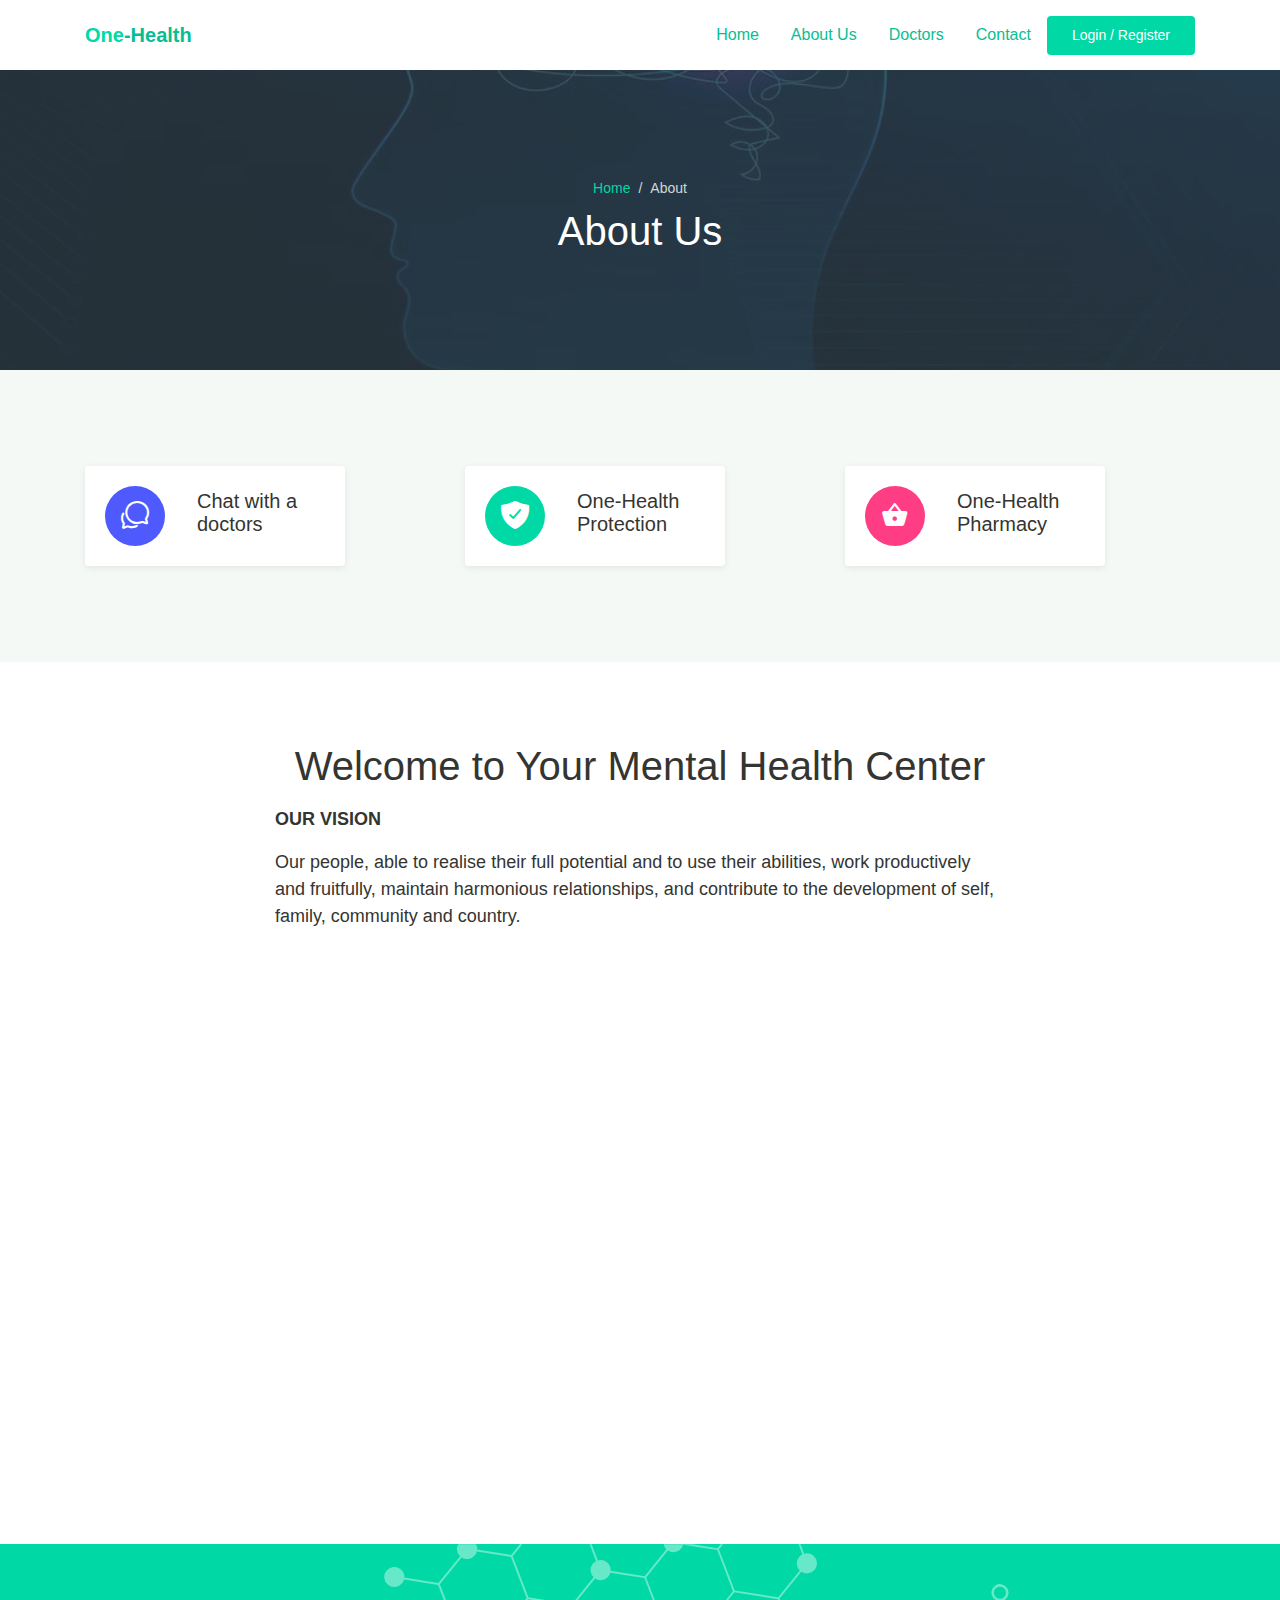
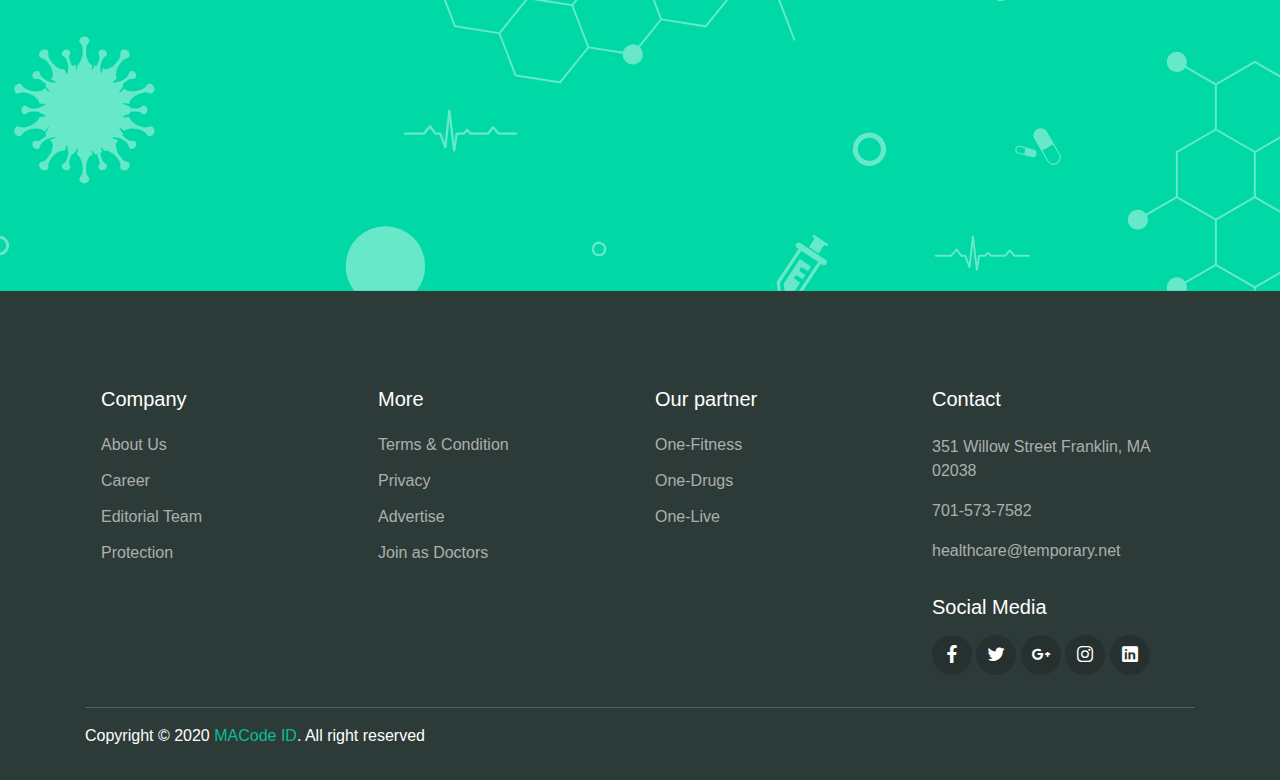
<file: html/about.html>
<!DOCTYPE html>
<html lang="en">
<head>
  <meta charset="UTF-8">
  <meta name="viewport" content="width=device-width, initial-scale=1.0">

  <meta http-equiv="X-UA-Compatible" content="ie=edge">

  <meta name="copyright" content="MACode ID, https://macodeid.com/">

  <title>One Health - Medical Center HTML5 Template</title>

  <link rel="stylesheet" href="../assets/css/maicons.css">

  <link rel="stylesheet" href="../assets/css/bootstrap.css">

  <link rel="stylesheet" href="../assets/vendor/owl-carousel/css/owl.carousel.css">

  <link rel="stylesheet" href="../assets/vendor/animate/animate.css">

  <link rel="stylesheet" href="../assets/css/theme.css">
</head>
<body>



  <header>
    
    <nav class="navbar navbar-expand-lg  ">
      <div class="container">
        <a class="navbar-brand" href="#"><span class="text-primary">One</span>-Health</a>

       

        <div >
          <ul class="navbar-nav ">
            <li class="nav-item">
              <a class="nav-link" href="index.html">Home</a>
            </li>
            <li class="nav-item active">
              <a class="nav-link" href="about.html">About Us</a>
            </li>
            <li class="nav-item">
              <a class="nav-link" href="doctors.html">Doctors</a>
            </li>
           
            <li class="nav-item">
              <a class="nav-link" href="contact.html">Contact</a>
            </li>
            <li class="nav-item">
              <a class="btn btn-primary " href="#">Login / Register</a>
            </li>
          </ul>
        </div> 
      </div> 
    </nav>
  </header>

  <div class="page-banner overlay-dark bg-image" style="background-image: url(../assets/img/bg_image_1.jpg);">
    <div class="banner-section">
      <div class="container text-center wow fadeInUp">
        <nav aria-label="Breadcrumb">
          <ol class="breadcrumb breadcrumb-dark bg-transparent justify-content-center py-0 mb-2">
            <li class="breadcrumb-item"><a href="index.html">Home</a></li>
            <li class="breadcrumb-item active" aria-current="page">About</li>
          </ol>
        </nav>
        <h1 class="font-weight-normal">About Us</h1>
      </div> <!-- .container -->
    </div> <!-- .banner-section -->
  </div> 

  <div class="page-section bg-light">
    <div class="container">
      <div class="row">
        <div class="col-md-4 py-3 wow zoomIn">
          <div class="card-service">
            <div class="circle-shape bg-secondary text-white">
              <span class="mai-chatbubbles-outline"></span>
            </div>
            <p><span>Chat</span> with a doctors</p>
          </div>
        </div>
        <div class="col-md-4 py-3 wow zoomIn">
          <div class="card-service">
            <div class="circle-shape bg-primary text-white">
              <span class="mai-shield-checkmark"></span>
            </div>
            <p><span>One</span>-Health Protection</p>
          </div>
        </div>
        <div class="col-md-4 py-3 wow zoomIn">
          <div class="card-service">
            <div class="circle-shape bg-accent text-white">
              <span class="mai-basket"></span>
            </div>
            <p><span>One</span>-Health Pharmacy</p>
          </div>
        </div>
      </div>
    </div>
  </div>

  <div class="page-section">
    <div class="container">
      <div class="row justify-content-center">
        <div class="col-lg-8 wow fadeInUp">
          <h1 class="text-center mb-3">Welcome to Your Mental Health Center</h1>
          <div class="text-lg">
            <p><b>OUR VISION</b></p>
            <p>Our people, able to realise their full potential and to use their abilities, work productively and fruitfully, maintain harmonious relationships, and contribute to the development of self, family, community and country.</p>
          </div>
        </div>
        <div class="col-lg-10 mt-5">
          <h1 class="text-center mb-5 wow fadeInUp">Our Doctors</h1>
          <div class="row justify-content-center">
            <div class="col-md-6 col-lg-4 wow zoomIn">
              <div class="card-doctor">
                <div class="header">
                  <img src="../assets/img/doctors/doctor_1.jpg" alt="">
                  <div class="meta">
                    <a href="#"><span class="mai-call"></span></a>
                    <a href="#"><span class="mai-logo-whatsapp"></span></a>
                  </div>
                </div>
                <div class="body">
                  <p class="text-xl mb-0">Dr. Stein Albert</p>
                  <span class="text-sm text-grey">Cardiology</span>
                </div>
              </div>
            </div>
            <div class="col-md-6 col-lg-4 wow zoomIn">
              <div class="card-doctor">
                <div class="header">
                  <img src="../assets/img/doctors/doctor_2.jpg" alt="">
                  <div class="meta">
                    <a href="#"><span class="mai-call"></span></a>
                    <a href="#"><span class="mai-logo-whatsapp"></span></a>
                  </div>
                </div>
                <div class="body">
                  <p class="text-xl mb-0">Dr. Alexa Melvin</p>
                  <span class="text-sm text-grey">Dental</span>
                </div>
              </div>
            </div>
            <div class="col-md-6 col-lg-4 wow zoomIn">
              <div class="card-doctor">
                <div class="header">
                  <img src="../assets/img/doctors/doctor_3.jpg" alt="">
                  <div class="meta">
                    <a href="#"><span class="mai-call"></span></a>
                    <a href="#"><span class="mai-logo-whatsapp"></span></a>
                  </div>
                </div>
                <div class="body">
                  <p class="text-xl mb-0">Dr. Rebecca Steffany</p>
                  <span class="text-sm text-grey">General Health</span>
                </div>
              </div>
            </div>

          </div>
        </div>
      </div>
    </div>
  </div>

  <div class="page-section banner-home bg-image" style="background-image: url(../assets/img/banner-pattern.svg);">
    <div class="container py-5 py-lg-0">
      <div class="row align-items-center">
        <div class="col-lg-4 wow zoomIn">
          <div class="img-banner d-none d-lg-block">
            <img src="../assets/img/mobile_app.png" alt="">
          </div>
        </div>
        <div class="col-lg-8 wow fadeInRight">
          <h1 class="font-weight-normal mb-3">Get easy access of all features using One Health Application</h1>
          <a href="#"><img src="../assets/img/google_play.svg" alt=""></a>
          <a href="#" class="ml-2"><img src="../assets/img/app_store.svg" alt=""></a>
        </div>
      </div>
    </div>
  </div> <!-- .banner-home -->

  <footer class="page-footer">
    <div class="container">
      <div class="row px-md-3">
        <div class="col-sm-6 col-lg-3 py-3">
          <h5>Company</h5>
          <ul class="footer-menu">
            <li><a href="#">About Us</a></li>
            <li><a href="#">Career</a></li>
            <li><a href="#">Editorial Team</a></li>
            <li><a href="#">Protection</a></li>
          </ul>
        </div>
        <div class="col-sm-6 col-lg-3 py-3">
          <h5>More</h5>
          <ul class="footer-menu">
            <li><a href="#">Terms & Condition</a></li>
            <li><a href="#">Privacy</a></li>
            <li><a href="#">Advertise</a></li>
            <li><a href="#">Join as Doctors</a></li>
          </ul>
        </div>
        <div class="col-sm-6 col-lg-3 py-3">
          <h5>Our partner</h5>
          <ul class="footer-menu">
            <li><a href="#">One-Fitness</a></li>
            <li><a href="#">One-Drugs</a></li>
            <li><a href="#">One-Live</a></li>
          </ul>
        </div>
        <div class="col-sm-6 col-lg-3 py-3">
          <h5>Contact</h5>
          <p class="footer-link mt-2">351 Willow Street Franklin, MA 02038</p>
          <a href="#" class="footer-link">701-573-7582</a>
          <a href="#" class="footer-link">healthcare@temporary.net</a>

          <h5 class="mt-3">Social Media</h5>
          <div class="footer-sosmed mt-3">
            <a href="#" target="_blank"><span class="mai-logo-facebook-f"></span></a>
            <a href="#" target="_blank"><span class="mai-logo-twitter"></span></a>
            <a href="#" target="_blank"><span class="mai-logo-google-plus-g"></span></a>
            <a href="#" target="_blank"><span class="mai-logo-instagram"></span></a>
            <a href="#" target="_blank"><span class="mai-logo-linkedin"></span></a>
          </div>
        </div>
      </div>

      <hr>

      <p id="copyright">Copyright &copy; 2020 <a href="https://macodeid.com/" target="_blank">MACode ID</a>. All right reserved</p>
    </div>
  </footer>

<script src="../assets/js/jquery-3.5.1.min.js"></script>

<script src="../assets/js/bootstrap.bundle.min.js"></script>

<script src="../assets/vendor/owl-carousel/js/owl.carousel.min.js"></script>

<script src="../assets/vendor/wow/wow.min.js"></script>

<script src="../assets/js/theme.js"></script>
  
</body>
</html>
</file>
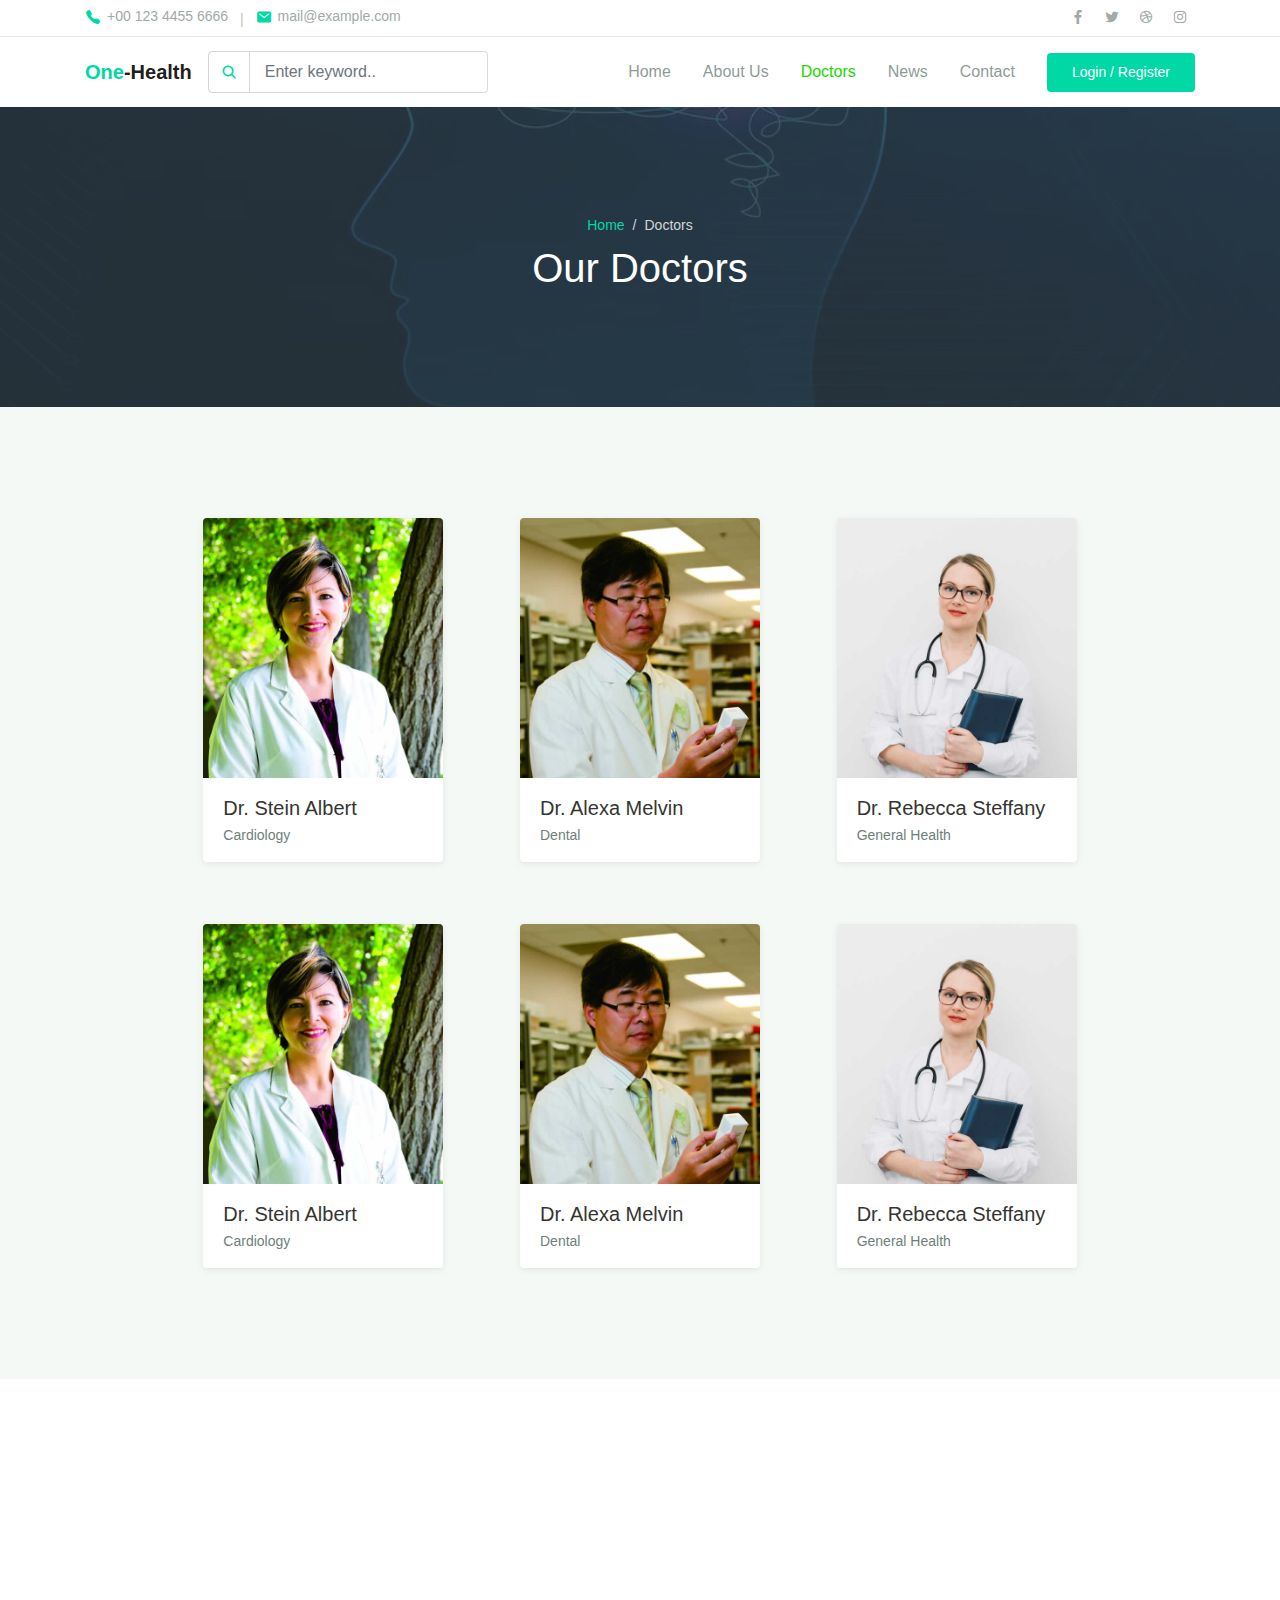
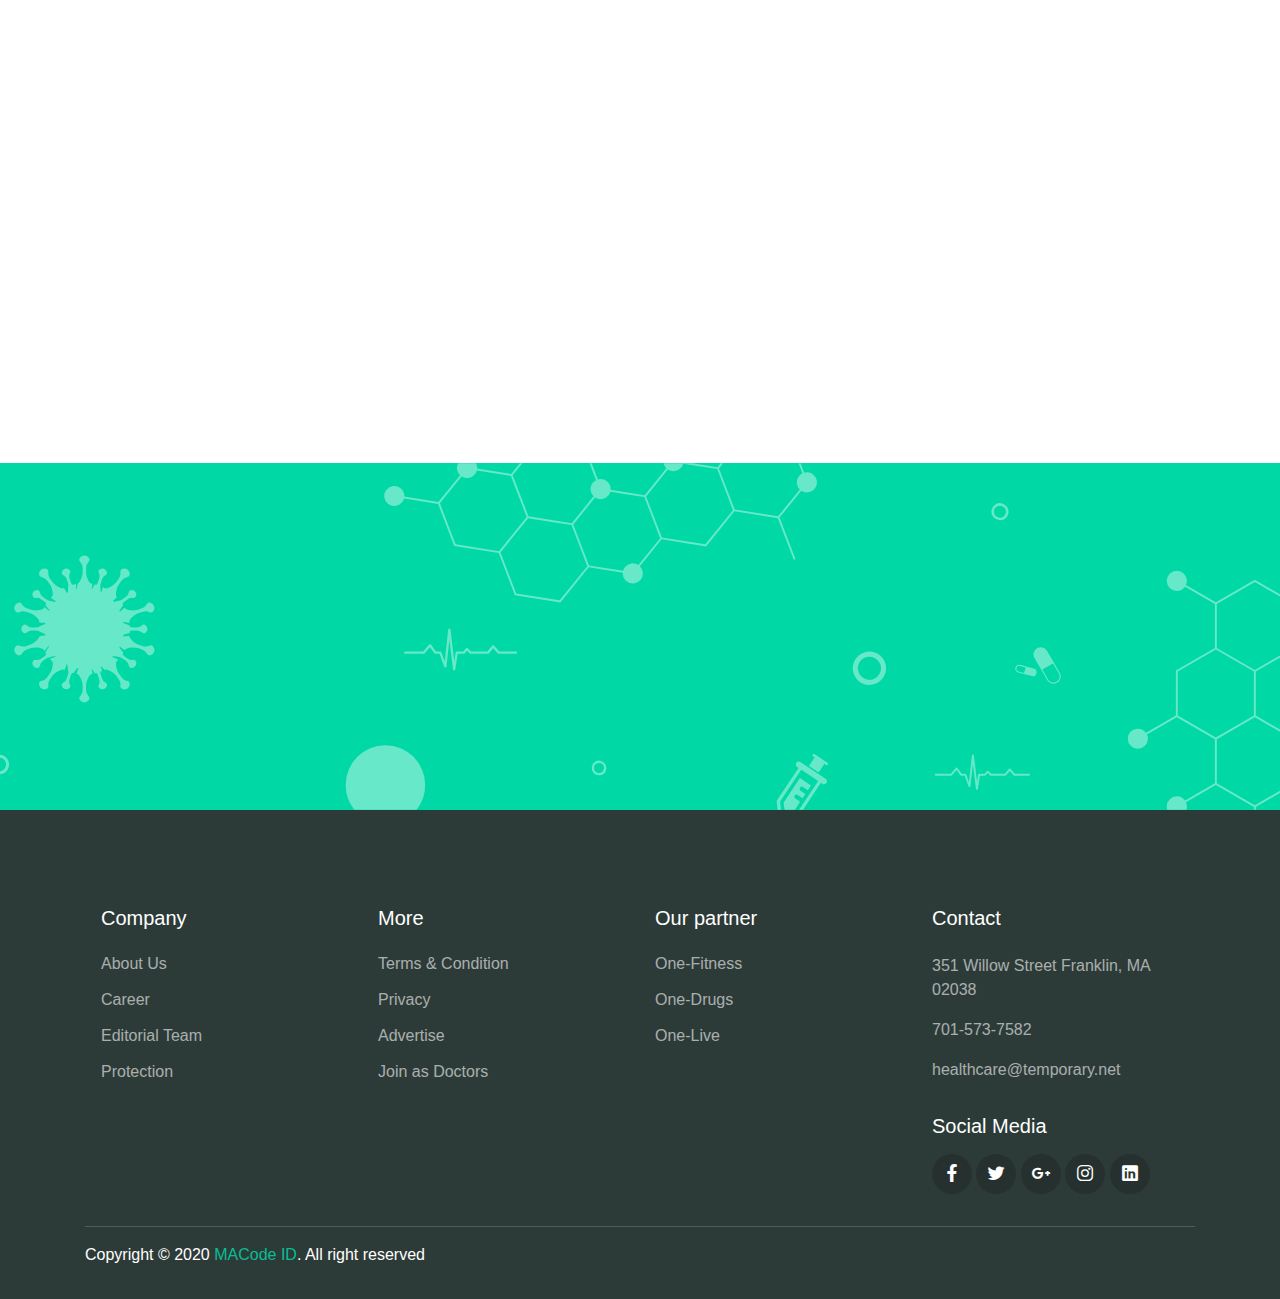
<file: html/doctors.html>
<!DOCTYPE html>
<html lang="en">
<head>
  <meta charset="UTF-8">
  <meta name="viewport" content="width=device-width, initial-scale=1.0">

  <meta http-equiv="X-UA-Compatible" content="ie=edge">

  <meta name="copyright" content="MACode ID, https://macodeid.com/">

  <title>One Health - Medical Center HTML5 Template</title>

  <link rel="stylesheet" href="../assets/css/maicons.css">

  <link rel="stylesheet" href="../assets/css/bootstrap.css">

  <link rel="stylesheet" href="../assets/vendor/owl-carousel/css/owl.carousel.css">

  <link rel="stylesheet" href="../assets/vendor/animate/animate.css">

  <link rel="stylesheet" href="../assets/css/theme.css">
</head>
<body>

  <!-- Back to top button -->
  <div class="back-to-top"></div>

  <header>
    <div class="topbar">
      <div class="container">
        <div class="row">
          <div class="col-sm-8 text-sm">
            <div class="site-info">
              <a href="#"><span class="mai-call text-primary"></span> +00 123 4455 6666</a>
              <span class="divider">|</span>
              <a href="#"><span class="mai-mail text-primary"></span> mail@example.com</a>
            </div>
          </div>
          <div class="col-sm-4 text-right text-sm">
            <div class="social-mini-button">
              <a href="#"><span class="mai-logo-facebook-f"></span></a>
              <a href="#"><span class="mai-logo-twitter"></span></a>
              <a href="#"><span class="mai-logo-dribbble"></span></a>
              <a href="#"><span class="mai-logo-instagram"></span></a>
            </div>
          </div>
        </div> <!-- .row -->
      </div> <!-- .container -->
    </div> <!-- .topbar -->

    <nav class="navbar navbar-expand-lg navbar-light shadow-sm">
      <div class="container">
        <a class="navbar-brand" href="#"><span class="text-primary">One</span>-Health</a>

        <form action="#">
          <div class="input-group input-navbar">
            <div class="input-group-prepend">
              <span class="input-group-text" id="icon-addon1"><span class="mai-search"></span></span>
            </div>
            <input type="text" class="form-control" placeholder="Enter keyword.." aria-label="Username" aria-describedby="icon-addon1">
          </div>
        </form>

        <button class="navbar-toggler" type="button" data-toggle="collapse" data-target="#navbarSupport" aria-controls="navbarSupport" aria-expanded="false" aria-label="Toggle navigation">
          <span class="navbar-toggler-icon"></span>
        </button>

        <div class="collapse navbar-collapse" id="navbarSupport">
          <ul class="navbar-nav ml-auto">
            <li class="nav-item">
              <a class="nav-link" href="index.html">Home</a>
            </li>
            <li class="nav-item">
              <a class="nav-link" href="about.html">About Us</a>
            </li>
            <li class="nav-item active">
              <a class="nav-link" href="doctors.html">Doctors</a>
            </li>
            <li class="nav-item">
              <a class="nav-link" href="blog.html">News</a>
            </li>
            <li class="nav-item">
              <a class="nav-link" href="contact.html">Contact</a>
            </li>
            <li class="nav-item">
              <a class="btn btn-primary ml-lg-3" href="#">Login / Register</a>
            </li>
          </ul>
        </div> <!-- .navbar-collapse -->
      </div> <!-- .container -->
    </nav>
  </header>

  <div class="page-banner overlay-dark bg-image" style="background-image: url(../assets/img/bg_image_1.jpg);">
    <div class="banner-section">
      <div class="container text-center wow fadeInUp">
        <nav aria-label="Breadcrumb">
          <ol class="breadcrumb breadcrumb-dark bg-transparent justify-content-center py-0 mb-2">
            <li class="breadcrumb-item"><a href="index.html">Home</a></li>
            <li class="breadcrumb-item active" aria-current="page">Doctors</li>
          </ol>
        </nav>
        <h1 class="font-weight-normal">Our Doctors</h1>
      </div> <!-- .container -->
    </div> <!-- .banner-section -->
  </div> <!-- .page-banner -->

  <div class="page-section bg-light">
    <div class="container">
      <div class="row justify-content-center">
        <div class="col-lg-10">

          <div class="row">
            
            <div class="col-md-6 col-lg-4 py-3 wow zoomIn">
              <div class="card-doctor">
                <div class="header">
                  <img src="../assets/img/doctors/doctor_1.jpg" alt="">
                  <div class="meta">
                    <a href="#"><span class="mai-call"></span></a>
                    <a href="#"><span class="mai-logo-whatsapp"></span></a>
                  </div>
                </div>
                <div class="body">
                  <p class="text-xl mb-0">Dr. Stein Albert</p>
                  <span class="text-sm text-grey">Cardiology</span>
                </div>
              </div>
            </div>
    
            <div class="col-md-6 col-lg-4 py-3 wow zoomIn">
              <div class="card-doctor">
                <div class="header">
                  <img src="../assets/img/doctors/doctor_2.jpg" alt="">
                  <div class="meta">
                    <a href="#"><span class="mai-call"></span></a>
                    <a href="#"><span class="mai-logo-whatsapp"></span></a>
                  </div>
                </div>
                <div class="body">
                  <p class="text-xl mb-0">Dr. Alexa Melvin</p>
                  <span class="text-sm text-grey">Dental</span>
                </div>
              </div>
            </div>
    
            <div class="col-md-6 col-lg-4 py-3 wow zoomIn">
              <div class="card-doctor">
                <div class="header">
                  <img src="../assets/img/doctors/doctor_3.jpg" alt="">
                  <div class="meta">
                    <a href="#"><span class="mai-call"></span></a>
                    <a href="#"><span class="mai-logo-whatsapp"></span></a>
                  </div>
                </div>
                <div class="body">
                  <p class="text-xl mb-0">Dr. Rebecca Steffany</p>
                  <span class="text-sm text-grey">General Health</span>
                </div>
              </div>
            </div>
    
            <div class="col-md-6 col-lg-4 py-3 wow zoomIn">
              <div class="card-doctor">
                <div class="header">
                  <img src="../assets/img/doctors/doctor_1.jpg" alt="">
                  <div class="meta">
                    <a href="#"><span class="mai-call"></span></a>
                    <a href="#"><span class="mai-logo-whatsapp"></span></a>
                  </div>
                </div>
                <div class="body">
                  <p class="text-xl mb-0">Dr. Stein Albert</p>
                  <span class="text-sm text-grey">Cardiology</span>
                </div>
              </div>
            </div>
    
            <div class="col-md-6 col-lg-4 py-3 wow zoomIn">
              <div class="card-doctor">
                <div class="header">
                  <img src="../assets/img/doctors/doctor_2.jpg" alt="">
                  <div class="meta">
                    <a href="#"><span class="mai-call"></span></a>
                    <a href="#"><span class="mai-logo-whatsapp"></span></a>
                  </div>
                </div>
                <div class="body">
                  <p class="text-xl mb-0">Dr. Alexa Melvin</p>
                  <span class="text-sm text-grey">Dental</span>
                </div>
              </div>
            </div>
    
            <div class="col-md-6 col-lg-4 py-3 wow zoomIn">
              <div class="card-doctor">
                <div class="header">
                  <img src="../assets/img/doctors/doctor_3.jpg" alt="">
                  <div class="meta">
                    <a href="#"><span class="mai-call"></span></a>
                    <a href="#"><span class="mai-logo-whatsapp"></span></a>
                  </div>
                </div>
                <div class="body">
                  <p class="text-xl mb-0">Dr. Rebecca Steffany</p>
                  <span class="text-sm text-grey">General Health</span>
                </div>
              </div>
            </div>

          </div>

        </div>
      </div>
    </div> <!-- .container -->
  </div> <!-- .page-section -->

  <div class="page-section">
    <div class="container">
      <h1 class="text-center wow fadeInUp">Make an Appointment</h1>

      <form class="main-form">
        <div class="row mt-5 ">
          <div class="col-12 col-sm-6 py-2 wow fadeInLeft">
            <input type="text" class="form-control" placeholder="Full name">
          </div>
          <div class="col-12 col-sm-6 py-2 wow fadeInRight">
            <input type="text" class="form-control" placeholder="Email address..">
          </div>
          <div class="col-12 col-sm-6 py-2 wow fadeInLeft" data-wow-delay="300ms">
            <input type="date" class="form-control">
          </div>
          <div class="col-12 col-sm-6 py-2 wow fadeInRight" data-wow-delay="300ms">
            <select name="departement" id="departement" class="custom-select">
              <option value="general">General Health</option>
              <option value="cardiology">Cardiology</option>
              <option value="dental">Dental</option>
              <option value="neurology">Neurology</option>
              <option value="orthopaedics">Orthopaedics</option>
            </select>
          </div>
          <div class="col-12 py-2 wow fadeInUp" data-wow-delay="300ms">
            <input type="text" class="form-control" placeholder="Number..">
          </div>
          <div class="col-12 py-2 wow fadeInUp" data-wow-delay="300ms">
            <textarea name="message" id="message" class="form-control" rows="6" placeholder="Enter message.."></textarea>
          </div>
        </div>

        <button type="submit" class="btn btn-primary mt-3 wow zoomIn">Submit Request</button>
      </form>
    </div> <!-- .container -->
  </div> <!-- .page-section -->
  

  <div class="page-section banner-home bg-image" style="background-image: url(../assets/img/banner-pattern.svg);">
    <div class="container py-5 py-lg-0">
      <div class="row align-items-center">
        <div class="col-lg-4 wow zoomIn">
          <div class="img-banner d-none d-lg-block">
            <img src="../assets/img/mobile_app.png" alt="">
          </div>
        </div>
        <div class="col-lg-8 wow fadeInRight">
          <h1 class="font-weight-normal mb-3">Get easy access of all features using One Health Application</h1>
          <a href="#"><img src="../assets/img/google_play.svg" alt=""></a>
          <a href="#" class="ml-2"><img src="../assets/img/app_store.svg" alt=""></a>
        </div>
      </div>
    </div>
  </div> <!-- .banner-home -->

  <footer class="page-footer">
    <div class="container">
      <div class="row px-md-3">
        <div class="col-sm-6 col-lg-3 py-3">
          <h5>Company</h5>
          <ul class="footer-menu">
            <li><a href="#">About Us</a></li>
            <li><a href="#">Career</a></li>
            <li><a href="#">Editorial Team</a></li>
            <li><a href="#">Protection</a></li>
          </ul>
        </div>
        <div class="col-sm-6 col-lg-3 py-3">
          <h5>More</h5>
          <ul class="footer-menu">
            <li><a href="#">Terms & Condition</a></li>
            <li><a href="#">Privacy</a></li>
            <li><a href="#">Advertise</a></li>
            <li><a href="#">Join as Doctors</a></li>
          </ul>
        </div>
        <div class="col-sm-6 col-lg-3 py-3">
          <h5>Our partner</h5>
          <ul class="footer-menu">
            <li><a href="#">One-Fitness</a></li>
            <li><a href="#">One-Drugs</a></li>
            <li><a href="#">One-Live</a></li>
          </ul>
        </div>
        <div class="col-sm-6 col-lg-3 py-3">
          <h5>Contact</h5>
          <p class="footer-link mt-2">351 Willow Street Franklin, MA 02038</p>
          <a href="#" class="footer-link">701-573-7582</a>
          <a href="#" class="footer-link">healthcare@temporary.net</a>

          <h5 class="mt-3">Social Media</h5>
          <div class="footer-sosmed mt-3">
            <a href="#" target="_blank"><span class="mai-logo-facebook-f"></span></a>
            <a href="#" target="_blank"><span class="mai-logo-twitter"></span></a>
            <a href="#" target="_blank"><span class="mai-logo-google-plus-g"></span></a>
            <a href="#" target="_blank"><span class="mai-logo-instagram"></span></a>
            <a href="#" target="_blank"><span class="mai-logo-linkedin"></span></a>
          </div>
        </div>
      </div>

      <hr>

      <p id="copyright">Copyright &copy; 2020 <a href="https://macodeid.com/" target="_blank">MACode ID</a>. All right reserved</p>
    </div>
  </footer>

<script src="../assets/js/jquery-3.5.1.min.js"></script>

<script src="../assets/js/bootstrap.bundle.min.js"></script>

<script src="../assets/vendor/owl-carousel/js/owl.carousel.min.js"></script>

<script src="../assets/vendor/wow/wow.min.js"></script>

<script src="../assets/js/theme.js"></script>
  
</body>
</html>
</file>
<file: assets/css/maicons.css>
@font-face {
  font-family: 'maicons';
  src:  url('../fonts/maicons.eot?c9nlkl');
  src:  url('../fonts/maicons.eot?c9nlkl#iefix') format('embedded-opentype'),
    url('../fonts/maicons.ttf?c9nlkl') format('truetype'),
    url('../fonts/maicons.woff?c9nlkl') format('woff'),
    url('../fonts/maicons.svg?c9nlkl#maicons') format('svg');
  font-weight: normal;
  font-style: normal;
  font-display: block;
}

[class^="mai-"], [class*=" mai-"] {
  /* use !important to prevent issues with browser extensions that change fonts */
  font-family: 'maicons' !important;
  speak: none;
  font-style: normal;
  font-weight: normal;
  font-variant: normal;
  text-transform: none;
  line-height: 1;

  /* Better Font Rendering =========== */
  -webkit-font-smoothing: antialiased;
  -moz-osx-font-smoothing: grayscale;
}

.mai-add:before {
  content: "\e900";
}
.mai-add-circle:before {
  content: "\e901";
}
.mai-add-circle-outline:before {
  content: "\e902";
}
.mai-airplane:before {
  content: "\e903";
}
.mai-airplane-outline:before {
  content: "\e904";
}
.mai-alarm:before {
  content: "\e905";
}
.mai-alarm-outline:before {
  content: "\e906";
}
.mai-albums:before {
  content: "\e907";
}
.mai-albums-outline:before {
  content: "\e908";
}
.mai-alert:before {
  content: "\e909";
}
.mai-alert-circle:before {
  content: "\e90a";
}
.mai-alert-circle-outline:before {
  content: "\e90b";
}
.mai-analytics:before {
  content: "\e90c";
}
.mai-analytics-outline:before {
  content: "\e90d";
}
.mai-aperture:before {
  content: "\e90e";
}
.mai-aperture-outline:before {
  content: "\e90f";
}
.mai-apps:before {
  content: "\e910";
}
.mai-apps-outline:before {
  content: "\e911";
}
.mai-archive:before {
  content: "\e912";
}
.mai-archive-outline:before {
  content: "\e913";
}
.mai-arrow-back:before {
  content: "\e914";
}
.mai-arrow-back-circle:before {
  content: "\e915";
}
.mai-arrow-back-circle-outline:before {
  content: "\e916";
}
.mai-arrow-down:before {
  content: "\e917";
}
.mai-arrow-down-circle:before {
  content: "\e918";
}
.mai-arrow-down-circle-outline:before {
  content: "\e919";
}
.mai-arrow-forward:before {
  content: "\e91a";
}
.mai-arrow-forward-circle:before {
  content: "\e91b";
}
.mai-arrow-forward-circle-outline:before {
  content: "\e91c";
}
.mai-arrow-redo:before {
  content: "\e91d";
}
.mai-arrow-redo-circle:before {
  content: "\e91e";
}
.mai-arrow-redo-circle-outline:before {
  content: "\e91f";
}
.mai-arrow-redo-outline:before {
  content: "\e920";
}
.mai-arrow-undo:before {
  content: "\e921";
}
.mai-arrow-undo-circle:before {
  content: "\e922";
}
.mai-arrow-undo-circle-outline:before {
  content: "\e923";
}
.mai-arrow-undo-outline:before {
  content: "\e924";
}
.mai-arrow-up:before {
  content: "\e925";
}
.mai-arrow-up-circle:before {
  content: "\e926";
}
.mai-arrow-up-circle-outline:before {
  content: "\e927";
}
.mai-at:before {
  content: "\e928";
}
.mai-at-circle:before {
  content: "\e929";
}
.mai-at-circle-outline:before {
  content: "\e92a";
}
.mai-attach:before {
  content: "\e92b";
}
.mai-attach-outline:before {
  content: "\e92c";
}
.mai-backspace:before {
  content: "\e92d";
}
.mai-backspace-outline:before {
  content: "\e92e";
}
.mai-bandage:before {
  content: "\e92f";
}
.mai-bandage-outline:before {
  content: "\e930";
}
.mai-bar-chart:before {
  content: "\e932";
}
.mai-bar-chart-outline:before {
  content: "\e933";
}
.mai-barbell:before {
  content: "\e931";
}
.mai-barcode:before {
  content: "\e934";
}
.mai-barcode-outline:before {
  content: "\e935";
}
.mai-baseball:before {
  content: "\e936";
}
.mai-baseball-outline:before {
  content: "\e937";
}
.mai-basket:before {
  content: "\e938";
}
.mai-basket-outline:before {
  content: "\e93b";
}
.mai-basketball:before {
  content: "\e939";
}
.mai-basketball-outline:before {
  content: "\e93a";
}
.mai-battery-charging:before {
  content: "\e93c";
}
.mai-battery-dead:before {
  content: "\e93d";
}
.mai-battery-full:before {
  content: "\e93e";
}
.mai-battery-half:before {
  content: "\e93f";
}
.mai-beaker:before {
  content: "\e940";
}
.mai-beaker-outline:before {
  content: "\e941";
}
.mai-bed:before {
  content: "\e942";
}
.mai-bed-outline:before {
  content: "\e943";
}
.mai-beer:before {
  content: "\e944";
}
.mai-beer-outline:before {
  content: "\e945";
}
.mai-bicycle:before {
  content: "\e946";
}
.mai-bluetooth:before {
  content: "\e947";
}
.mai-boat:before {
  content: "\e948";
}
.mai-boat-outline:before {
  content: "\e949";
}
.mai-body:before {
  content: "\e94a";
}
.mai-body-outline:before {
  content: "\e94b";
}
.mai-bonfire:before {
  content: "\e94c";
}
.mai-bonfire-outline:before {
  content: "\e94d";
}
.mai-book:before {
  content: "\e94e";
}
.mai-book-outline:before {
  content: "\e953";
}
.mai-bookmark:before {
  content: "\e94f";
}
.mai-bookmark-outline:before {
  content: "\e950";
}
.mai-bookmarks:before {
  content: "\e951";
}
.mai-bookmarks-outline:before {
  content: "\e952";
}
.mai-briefcase:before {
  content: "\e954";
}
.mai-briefcase-outline:before {
  content: "\e955";
}
.mai-browsers:before {
  content: "\e956";
}
.mai-browsers-outline:before {
  content: "\e957";
}
.mai-brush:before {
  content: "\e958";
}
.mai-brush-outline:before {
  content: "\e959";
}
.mai-bug:before {
  content: "\e95a";
}
.mai-bug-outline:before {
  content: "\e95b";
}
.mai-build:before {
  content: "\e95c";
}
.mai-build-outline:before {
  content: "\e95d";
}
.mai-bulb:before {
  content: "\e95e";
}
.mai-bulb-outline:before {
  content: "\e95f";
}
.mai-bus:before {
  content: "\e960";
}
.mai-bus-outline:before {
  content: "\e963";
}
.mai-business:before {
  content: "\e961";
}
.mai-business-outline:before {
  content: "\e962";
}
.mai-cafe:before {
  content: "\e964";
}
.mai-cafe-outline:before {
  content: "\e965";
}
.mai-calculator:before {
  content: "\e966";
}
.mai-calculator-outline:before {
  content: "\e967";
}
.mai-calendar:before {
  content: "\e968";
}
.mai-calendar-outline:before {
  content: "\e969";
}
.mai-call:before {
  content: "\e96a";
}
.mai-call-outline:before {
  content: "\e96b";
}
.mai-camera:before {
  content: "\e96c";
}
.mai-camera-outline:before {
  content: "\e96d";
}
.mai-camera-reverse:before {
  content: "\e96e";
}
.mai-camera-reverse-outline:before {
  content: "\e96f";
}
.mai-car:before {
  content: "\e970";
}
.mai-car-outline:before {
  content: "\e97f";
}
.mai-car-sport:before {
  content: "\e980";
}
.mai-car-sport-outline:before {
  content: "\e981";
}
.mai-card:before {
  content: "\e971";
}
.mai-card-outline:before {
  content: "\e972";
}
.mai-caret-back:before {
  content: "\e973";
}
.mai-caret-back-circle:before {
  content: "\e974";
}
.mai-caret-back-circle-outline:before {
  content: "\e975";
}
.mai-caret-down:before {
  content: "\e976";
}
.mai-caret-down-circle:before {
  content: "\e977";
}
.mai-caret-down-circle-outline:before {
  content: "\e978";
}
.mai-caret-forward:before {
  content: "\e979";
}
.mai-caret-forward-circle:before {
  content: "\e97a";
}
.mai-caret-forward-circle-outline:before {
  content: "\e97b";
}
.mai-caret-up:before {
  content: "\e97c";
}
.mai-caret-up-circle:before {
  content: "\e97d";
}
.mai-caret-up-circle-outline:before {
  content: "\e97e";
}
.mai-cart:before {
  content: "\e982";
}
.mai-cart-outline:before {
  content: "\e983";
}
.mai-cash:before {
  content: "\e984";
}
.mai-cash-outline:before {
  content: "\e985";
}
.mai-chatbox:before {
  content: "\e986";
}
.mai-chatbox-ellipses:before {
  content: "\e987";
}
.mai-chatbox-ellipses-outline:before {
  content: "\e988";
}
.mai-chatbox-outline:before {
  content: "\e989";
}
.mai-chatbubble:before {
  content: "\e98a";
}
.mai-chatbubble-ellipses:before {
  content: "\e98b";
}
.mai-chatbubble-ellipses-outline:before {
  content: "\e98c";
}
.mai-chatbubble-outline:before {
  content: "\e98d";
}
.mai-chatbubbles:before {
  content: "\e98e";
}
.mai-chatbubbles-outline:before {
  content: "\e98f";
}
.mai-checkbox:before {
  content: "\e990";
}
.mai-checkbox-outline:before {
  content: "\e991";
}
.mai-checkmark:before {
  content: "\e992";
}
.mai-checkmark-circle:before {
  content: "\e993";
}
.mai-checkmark-circle-outline:before {
  content: "\e994";
}
.mai-checkmark-done:before {
  content: "\e995";
}
.mai-checkmark-done-circle:before {
  content: "\e996";
}
.mai-checkmark-done-circle-outline:before {
  content: "\e997";
}
.mai-chevron-back:before {
  content: "\e998";
}
.mai-chevron-back-circle:before {
  content: "\e999";
}
.mai-chevron-back-circle-outline:before {
  content: "\e99a";
}
.mai-chevron-down:before {
  content: "\e99b";
}
.mai-chevron-down-circle:before {
  content: "\e99c";
}
.mai-chevron-down-circle-outline:before {
  content: "\e99d";
}
.mai-chevron-forward:before {
  content: "\e99e";
}
.mai-chevron-forward-circle:before {
  content: "\e99f";
}
.mai-chevron-forward-circle-outline:before {
  content: "\e9a0";
}
.mai-chevron-up:before {
  content: "\e9a1";
}
.mai-chevron-up-circle:before {
  content: "\e9a2";
}
.mai-chevron-up-circle-outline:before {
  content: "\e9a3";
}
.mai-clipboard:before {
  content: "\e9a4";
}
.mai-clipboard-outline:before {
  content: "\e9a5";
}
.mai-close:before {
  content: "\e9a6";
}
.mai-close-circle:before {
  content: "\e9a7";
}
.mai-close-circle-outline:before {
  content: "\e9a8";
}
.mai-cloud:before {
  content: "\e9a9";
}
.mai-cloud-circle:before {
  content: "\e9aa";
}
.mai-cloud-circle-outline:before {
  content: "\e9ab";
}
.mai-cloud-done:before {
  content: "\e9ac";
}
.mai-cloud-done-outline:before {
  content: "\e9ad";
}
.mai-cloud-download:before {
  content: "\e9ae";
}
.mai-cloud-download-outline:before {
  content: "\e9af";
}
.mai-cloud-offline:before {
  content: "\e9b0";
}
.mai-cloud-offline-outline:before {
  content: "\e9b1";
}
.mai-cloud-outline:before {
  content: "\e9b2";
}
.mai-cloud-upload:before {
  content: "\e9b3";
}
.mai-cloud-upload-outline:before {
  content: "\e9b4";
}
.mai-cloudy:before {
  content: "\e9b5";
}
.mai-cloudy-night:before {
  content: "\e9b6";
}
.mai-cloudy-night-outline:before {
  content: "\e9b7";
}
.mai-cloudy-outline:before {
  content: "\e9b8";
}
.mai-code:before {
  content: "\e9b9";
}
.mai-code-download:before {
  content: "\e9ba";
}
.mai-code-slash:before {
  content: "\e9bb";
}
.mai-code-working:before {
  content: "\e9bc";
}
.mai-cog:before {
  content: "\e9bd";
}
.mai-color-fill:before {
  content: "\e9be";
}
.mai-color-fill-outline:before {
  content: "\e9bf";
}
.mai-color-filter:before {
  content: "\e9c0";
}
.mai-color-filter-outline:before {
  content: "\e9c1";
}
.mai-color-palette:before {
  content: "\e9c2";
}
.mai-color-palette-outline:before {
  content: "\e9c3";
}
.mai-color-wand:before {
  content: "\e9c4";
}
.mai-color-wand-outline:before {
  content: "\e9c5";
}
.mai-compass:before {
  content: "\e9c6";
}
.mai-compass-outline:before {
  content: "\e9c7";
}
.mai-construct:before {
  content: "\e9c8";
}
.mai-construct-outline:before {
  content: "\e9c9";
}
.mai-contract:before {
  content: "\e9ca";
}
.mai-contrast:before {
  content: "\e9cb";
}
.mai-copy:before {
  content: "\e9cc";
}
.mai-copy-outline:before {
  content: "\e9cd";
}
.mai-create:before {
  content: "\e9ce";
}
.mai-create-outline:before {
  content: "\e9cf";
}
.mai-crop:before {
  content: "\e9d0";
}
.mai-cube:before {
  content: "\e9d1";
}
.mai-cube-outline:before {
  content: "\e9d2";
}
.mai-cut:before {
  content: "\e9d3";
}
.mai-desktop:before {
  content: "\e9d4";
}
.mai-desktop-outline:before {
  content: "\e9d5";
}
.mai-disc:before {
  content: "\e9d6";
}
.mai-disc-outline:before {
  content: "\e9d7";
}
.mai-document:before {
  content: "\e9d8";
}
.mai-document-outline:before {
  content: "\e9d9";
}
.mai-document-text:before {
  content: "\e9dc";
}
.mai-document-text-outline:before {
  content: "\e9dd";
}
.mai-documents:before {
  content: "\e9da";
}
.mai-documents-outline:before {
  content: "\e9db";
}
.mai-download:before {
  content: "\e9de";
}
.mai-download-outline:before {
  content: "\e9df";
}
.mai-duplicate:before {
  content: "\e9e0";
}
.mai-duplicate-outline:before {
  content: "\e9e1";
}
.mai-ear:before {
  content: "\e9e2";
}
.mai-ear-outline:before {
  content: "\e9e3";
}
.mai-earth:before {
  content: "\e9e4";
}
.mai-earth-outline:before {
  content: "\e9e5";
}
.mai-easel:before {
  content: "\e9e6";
}
.mai-easel-outline:before {
  content: "\e9e7";
}
.mai-egg:before {
  content: "\e9e8";
}
.mai-egg-outline:before {
  content: "\e9e9";
}
.mai-ellipse:before {
  content: "\e9ea";
}
.mai-ellipse-outline:before {
  content: "\e9eb";
}
.mai-ellipsis-horizontal:before {
  content: "\e9ec";
}
.mai-ellipsis-horizontal-circle:before {
  content: "\e9ed";
}
.mai-ellipsis-vertical:before {
  content: "\e9ee";
}
.mai-ellipsis-vertical-circle:before {
  content: "\e9ef";
}
.mai-enter:before {
  content: "\e9f0";
}
.mai-enter-outline:before {
  content: "\e9f1";
}
.mai-exit:before {
  content: "\e9f2";
}
.mai-exit-outline:before {
  content: "\e9f3";
}
.mai-expand:before {
  content: "\e9f4";
}
.mai-eye:before {
  content: "\e9f5";
}
.mai-eye-off:before {
  content: "\e9f8";
}
.mai-eye-off-outline:before {
  content: "\e9f9";
}
.mai-eye-outline:before {
  content: "\e9fa";
}
.mai-eyedrop:before {
  content: "\e9f6";
}
.mai-eyedrop-outline:before {
  content: "\e9f7";
}
.mai-fast-food:before {
  content: "\e9fb";
}
.mai-fast-food-outline:before {
  content: "\e9fc";
}
.mai-female:before {
  content: "\e9fd";
}
.mai-file-tray:before {
  content: "\e9fe";
}
.mai-file-tray-full:before {
  content: "\e9ff";
}
.mai-file-tray-full-outline:before {
  content: "\ea00";
}
.mai-file-tray-outline:before {
  content: "\ea01";
}
.mai-film:before {
  content: "\ea02";
}
.mai-film-outline:before {
  content: "\ea03";
}
.mai-filter:before {
  content: "\ea04";
}
.mai-finger-print:before {
  content: "\ea05";
}
.mai-fitness:before {
  content: "\ea06";
}
.mai-fitness-outline:before {
  content: "\ea07";
}
.mai-flag:before {
  content: "\ea08";
}
.mai-flag-outline:before {
  content: "\ea09";
}
.mai-flame:before {
  content: "\ea0a";
}
.mai-flame-outline:before {
  content: "\ea0b";
}
.mai-flash:before {
  content: "\ea0c";
}
.mai-flash-off:before {
  content: "\ea0f";
}
.mai-flash-off-outline:before {
  content: "\ea10";
}
.mai-flash-outline:before {
  content: "\ea11";
}
.mai-flashlight:before {
  content: "\ea0d";
}
.mai-flashlight-outline:before {
  content: "\ea0e";
}
.mai-flask:before {
  content: "\ea12";
}
.mai-flask-outline:before {
  content: "\ea13";
}
.mai-flower:before {
  content: "\ea14";
}
.mai-flower-outline:before {
  content: "\ea15";
}
.mai-folder:before {
  content: "\ea16";
}
.mai-folder-open:before {
  content: "\ea17";
}
.mai-folder-open-outline:before {
  content: "\ea18";
}
.mai-folder-outline:before {
  content: "\ea19";
}
.mai-football:before {
  content: "\ea1a";
}
.mai-football-outline:before {
  content: "\ea1b";
}
.mai-funnel:before {
  content: "\ea1c";
}
.mai-funnel-outline:before {
  content: "\ea1d";
}
.mai-game-controller:before {
  content: "\ea1e";
}
.mai-game-controller-outline:before {
  content: "\ea1f";
}
.mai-gift:before {
  content: "\ea20";
}
.mai-gift-outline:before {
  content: "\ea21";
}
.mai-git-branch:before {
  content: "\ea22";
}
.mai-git-commit:before {
  content: "\ea23";
}
.mai-git-compare:before {
  content: "\ea24";
}
.mai-git-merge:before {
  content: "\ea25";
}
.mai-git-network:before {
  content: "\ea26";
}
.mai-git-pull-request:before {
  content: "\ea27";
}
.mai-glasses:before {
  content: "\ea28";
}
.mai-glasses-outline:before {
  content: "\ea29";
}
.mai-globe:before {
  content: "\ea2a";
}
.mai-globe-outline:before {
  content: "\ea2b";
}
.mai-golf:before {
  content: "\ea2c";
}
.mai-golf-outline:before {
  content: "\ea2d";
}
.mai-grid:before {
  content: "\ea2e";
}
.mai-grid-outline:before {
  content: "\ea2f";
}
.mai-hammer:before {
  content: "\ea30";
}
.mai-hammer-outline:before {
  content: "\ea31";
}
.mai-hand-left:before {
  content: "\ea32";
}
.mai-hand-left-outline:before {
  content: "\ea33";
}
.mai-hand-right:before {
  content: "\ea34";
}
.mai-hand-right-outline:before {
  content: "\ea35";
}
.mai-happy:before {
  content: "\ea36";
}
.mai-happy-outline:before {
  content: "\ea37";
}
.mai-hardware-chip:before {
  content: "\ea38";
}
.mai-hardware-chip-outline:before {
  content: "\ea39";
}
.mai-headset:before {
  content: "\ea3a";
}
.mai-headset-outline:before {
  content: "\ea3b";
}
.mai-heart:before {
  content: "\ea3c";
}
.mai-heart-circle:before {
  content: "\ea3d";
}
.mai-heart-circle-outline:before {
  content: "\ea3e";
}
.mai-heart-dislike:before {
  content: "\ea3f";
}
.mai-heart-dislike-circle:before {
  content: "\ea40";
}
.mai-heart-dislike-circle-outline:before {
  content: "\ea41";
}
.mai-heart-dislike-outline:before {
  content: "\ea42";
}
.mai-heart-half:before {
  content: "\ea43";
}
.mai-heart-half-outline:before {
  content: "\ea44";
}
.mai-heart-outline:before {
  content: "\ea45";
}
.mai-help:before {
  content: "\ea46";
}
.mai-help-buoy:before {
  content: "\ea47";
}
.mai-help-buoy-outline:before {
  content: "\ea48";
}
.mai-help-circle:before {
  content: "\ea49";
}
.mai-help-circle-outline:before {
  content: "\ea4a";
}
.mai-home:before {
  content: "\ea4b";
}
.mai-home-outline:before {
  content: "\ea4c";
}
.mai-hourglass:before {
  content: "\ea4d";
}
.mai-hourglass-outline:before {
  content: "\ea4e";
}
.mai-ice-cream:before {
  content: "\ea4f";
}
.mai-ice-cream-outline:before {
  content: "\ea50";
}
.mai-image:before {
  content: "\ea51";
}
.mai-image-outline:before {
  content: "\ea52";
}
.mai-images:before {
  content: "\ea53";
}
.mai-images-outline:before {
  content: "\ea54";
}
.mai-infinite:before {
  content: "\ea55";
}
.mai-information:before {
  content: "\ea56";
}
.mai-information-circle:before {
  content: "\ea57";
}
.mai-information-circle-outline:before {
  content: "\ea58";
}
.mai-journal:before {
  content: "\ea59";
}
.mai-journal-outline:before {
  content: "\ea5a";
}
.mai-key:before {
  content: "\ea5b";
}
.mai-key-outline:before {
  content: "\ea5c";
}
.mai-keypad:before {
  content: "\ea5d";
}
.mai-keypad-outline:before {
  content: "\ea5e";
}
.mai-language:before {
  content: "\ea5f";
}
.mai-laptop:before {
  content: "\ea60";
}
.mai-laptop-outline:before {
  content: "\ea61";
}
.mai-layers:before {
  content: "\ea62";
}
.mai-layers-outline:before {
  content: "\ea63";
}
.mai-leaf:before {
  content: "\ea64";
}
.mai-leaf-outline:before {
  content: "\ea65";
}
.mai-library:before {
  content: "\ea66";
}
.mai-library-outline:before {
  content: "\ea67";
}
.mai-link:before {
  content: "\ea68";
}
.mai-list:before {
  content: "\ea69";
}
.mai-list-circle:before {
  content: "\ea6a";
}
.mai-list-circle-outline:before {
  content: "\ea6b";
}
.mai-locate:before {
  content: "\ea6c";
}
.mai-location:before {
  content: "\ea6d";
}
.mai-location-outline:before {
  content: "\ea6e";
}
.mai-lock-closed:before {
  content: "\ea6f";
}
.mai-lock-closed-outline:before {
  content: "\ea70";
}
.mai-lock-open:before {
  content: "\ea71";
}
.mai-lock-open-outline:before {
  content: "\ea72";
}
.mai-log-in:before {
  content: "\ea73";
}
.mai-log-in-outline:before {
  content: "\ea74";
}
.mai-log-out:before {
  content: "\ea75";
}
.mai-log-out-outline:before {
  content: "\ea76";
}
.mai-logo-500px:before {
  content: "\ea8e";
}
.mai-logo-accessible-icon:before {
  content: "\eaef";
}
.mai-logo-accusoft:before {
  content: "\eba2";
}
.mai-logo-algolia:before {
  content: "\eba3";
}
.mai-logo-alipay:before {
  content: "\eba4";
}
.mai-logo-amazon:before {
  content: "\eba5";
}
.mai-logo-amplify:before {
  content: "\eba6";
}
.mai-logo-android:before {
  content: "\eba7";
}
.mai-logo-angular:before {
  content: "\eba8";
}
.mai-logo-apple:before {
  content: "\eba9";
}
.mai-logo-apple-appstore:before {
  content: "\ebaa";
}
.mai-logo-aws:before {
  content: "\ebab";
}
.mai-logo-behance:before {
  content: "\ebac";
}
.mai-logo-bitbucket:before {
  content: "\ebad";
}
.mai-logo-bitcoin:before {
  content: "\ebae";
}
.mai-logo-blackberry:before {
  content: "\ebaf";
}
.mai-logo-blogger:before {
  content: "\ebb0";
}
.mai-logo-buffer:before {
  content: "\ebb1";
}
.mai-logo-buysellads:before {
  content: "\ebb2";
}
.mai-logo-capacitor:before {
  content: "\ebb3";
}
.mai-logo-cc-amazon-pay:before {
  content: "\ebb4";
}
.mai-logo-cc-amex:before {
  content: "\ebb5";
}
.mai-logo-cc-apple-pay:before {
  content: "\ebb6";
}
.mai-logo-cc-diners-club:before {
  content: "\ebb7";
}
.mai-logo-cc-discover:before {
  content: "\ebb8";
}
.mai-logo-cc-jcb:before {
  content: "\ebb9";
}
.mai-logo-cc-mastercard:before {
  content: "\ebba";
}
.mai-logo-cc-paypal:before {
  content: "\ebbb";
}
.mai-logo-cc-stripe:before {
  content: "\ebbc";
}
.mai-logo-cc-visa:before {
  content: "\ebbd";
}
.mai-logo-chrome:before {
  content: "\ebbe";
}
.mai-logo-closed-captioning:before {
  content: "\ebbf";
}
.mai-logo-codepen:before {
  content: "\ebc0";
}
.mai-logo-cpanel:before {
  content: "\ebc1";
}
.mai-logo-creative-commons:before {
  content: "\ebc2";
}
.mai-logo-css3:before {
  content: "\ebc3";
}
.mai-logo-cuttlefish:before {
  content: "\ebc4";
}
.mai-logo-d-and-d:before {
  content: "\ebc5";
}
.mai-logo-dashcube:before {
  content: "\ebc6";
}
.mai-logo-designernews:before {
  content: "\ebc7";
}
.mai-logo-deviantart:before {
  content: "\ebc8";
}
.mai-logo-digg:before {
  content: "\ebc9";
}
.mai-logo-digital-ocean:before {
  content: "\ebca";
}
.mai-logo-discord:before {
  content: "\ebcb";
}
.mai-logo-discourse:before {
  content: "\ebcc";
}
.mai-logo-dochub:before {
  content: "\ebcd";
}
.mai-logo-docker:before {
  content: "\ebce";
}
.mai-logo-dribbble:before {
  content: "\ebcf";
}
.mai-logo-dropbox:before {
  content: "\ebd0";
}
.mai-logo-drupal:before {
  content: "\ebd1";
}
.mai-logo-dyalog:before {
  content: "\ebd2";
}
.mai-logo-earlybirds:before {
  content: "\ebd3";
}
.mai-logo-ebay:before {
  content: "\ebd4";
}
.mai-logo-edge:before {
  content: "\ebd5";
}
.mai-logo-electron:before {
  content: "\ebd6";
}
.mai-logo-elementor:before {
  content: "\ebd7";
}
.mai-logo-ello:before {
  content: "\ebd8";
}
.mai-logo-ember:before {
  content: "\ebd9";
}
.mai-logo-empire:before {
  content: "\ebda";
}
.mai-logo-envira:before {
  content: "\ebdb";
}
.mai-logo-erlang:before {
  content: "\ebdc";
}
.mai-logo-etsy:before {
  content: "\ebdd";
}
.mai-logo-euro:before {
  content: "\ebde";
}
.mai-logo-expeditedssl:before {
  content: "\ebdf";
}
.mai-logo-facebook:before {
  content: "\ebe0";
}
.mai-logo-facebook-f:before {
  content: "\ebe1";
}
.mai-logo-facebook-messenger:before {
  content: "\ebe2";
}
.mai-logo-firebase:before {
  content: "\ebe3";
}
.mai-logo-firefox:before {
  content: "\ebe4";
}
.mai-logo-flickr:before {
  content: "\ebe5";
}
.mai-logo-flipboard:before {
  content: "\ebe6";
}
.mai-logo-fly:before {
  content: "\ebe7";
}
.mai-logo-foursquare:before {
  content: "\ebe8";
}
.mai-logo-freebsd:before {
  content: "\ebe9";
}
.mai-logo-gg:before {
  content: "\ebea";
}
.mai-logo-git:before {
  content: "\ebeb";
}
.mai-logo-github:before {
  content: "\ebec";
}
.mai-logo-github-alt:before {
  content: "\ebed";
}
.mai-logo-gitlab:before {
  content: "\ebee";
}
.mai-logo-gitter:before {
  content: "\ebef";
}
.mai-logo-glide:before {
  content: "\ebf0";
}
.mai-logo-glide-g:before {
  content: "\ebf1";
}
.mai-logo-google:before {
  content: "\ebf2";
}
.mai-logo-google-drive:before {
  content: "\ebf3";
}
.mai-logo-google-play:before {
  content: "\ebf4";
}
.mai-logo-google-playstore:before {
  content: "\ebf5";
}
.mai-logo-google-plus:before {
  content: "\ebf6";
}
.mai-logo-google-plus-g:before {
  content: "\ebf7";
}
.mai-logo-google-wallet:before {
  content: "\ebf8";
}
.mai-logo-grunt:before {
  content: "\ebf9";
}
.mai-logo-gulp:before {
  content: "\ebfa";
}
.mai-logo-hackernews:before {
  content: "\ebfb";
}
.mai-logo-hotjar:before {
  content: "\ebfc";
}
.mai-logo-html5:before {
  content: "\ebfd";
}
.mai-logo-hubspot:before {
  content: "\ebfe";
}
.mai-logo-imdb:before {
  content: "\ebff";
}
.mai-logo-instagram:before {
  content: "\ec00";
}
.mai-logo-internet-explorer:before {
  content: "\ec01";
}
.mai-logo-ionic:before {
  content: "\ec02";
}
.mai-logo-ionitron:before {
  content: "\ec03";
}
.mai-logo-itunes:before {
  content: "\ec04";
}
.mai-logo-java:before {
  content: "\ec05";
}
.mai-logo-javascript:before {
  content: "\ec06";
}
.mai-logo-joomla:before {
  content: "\ec07";
}
.mai-logo-jsfiddle:before {
  content: "\ec08";
}
.mai-logo-keycdn:before {
  content: "\ec09";
}
.mai-logo-laravel:before {
  content: "\ec0a";
}
.mai-logo-lastfm:before {
  content: "\ec0b";
}
.mai-logo-leanpub:before {
  content: "\ec0c";
}
.mai-logo-less:before {
  content: "\ec0d";
}
.mai-logo-line:before {
  content: "\ec0e";
}
.mai-logo-linkedin:before {
  content: "\ec0f";
}
.mai-logo-linux:before {
  content: "\ec10";
}
.mai-logo-magento:before {
  content: "\ec11";
}
.mai-logo-mailchimp:before {
  content: "\ec12";
}
.mai-logo-markdown:before {
  content: "\ec13";
}
.mai-logo-maxcdn:before {
  content: "\ec14";
}
.mai-logo-medium:before {
  content: "\ec15";
}
.mai-logo-medium-m:before {
  content: "\ec16";
}
.mai-logo-meetup:before {
  content: "\ec17";
}
.mai-logo-microsoft:before {
  content: "\ec18";
}
.mai-logo-mix:before {
  content: "\ec19";
}
.mai-logo-mixcloud:before {
  content: "\ec1a";
}
.mai-logo-nodejs:before {
  content: "\ec1b";
}
.mai-logo-npm:before {
  content: "\ec1c";
}
.mai-logo-octocat:before {
  content: "\ec1d";
}
.mai-logo-opencart:before {
  content: "\ec1e";
}
.mai-logo-openid:before {
  content: "\ec1f";
}
.mai-logo-opera:before {
  content: "\ec20";
}
.mai-logo-patreon:before {
  content: "\ec21";
}
.mai-logo-paypal:before {
  content: "\ec22";
}
.mai-logo-php:before {
  content: "\ec23";
}
.mai-logo-pinterest:before {
  content: "\ec24";
}
.mai-logo-pinterest-p:before {
  content: "\ec25";
}
.mai-logo-playstation:before {
  content: "\ec26";
}
.mai-logo-product-hunt:before {
  content: "\ec27";
}
.mai-logo-pwa:before {
  content: "\ec28";
}
.mai-logo-python:before {
  content: "\ec29";
}
.mai-logo-qq:before {
  content: "\ec2a";
}
.mai-logo-quora:before {
  content: "\ec2b";
}
.mai-logo-react:before {
  content: "\ec2c";
}
.mai-logo-readme:before {
  content: "\ec2d";
}
.mai-logo-reddit:before {
  content: "\ec2e";
}
.mai-logo-researchgate:before {
  content: "\ec2f";
}
.mai-logo-rocketchat:before {
  content: "\ec30";
}
.mai-logo-rss:before {
  content: "\ec31";
}
.mai-logo-safari:before {
  content: "\ec32";
}
.mai-logo-sass:before {
  content: "\ec33";
}
.mai-logo-scribd:before {
  content: "\ec34";
}
.mai-logo-searchengin:before {
  content: "\ec35";
}
.mai-logo-sellcast:before {
  content: "\ec36";
}
.mai-logo-sellsy:before {
  content: "\ec37";
}
.mai-logo-skype:before {
  content: "\ec38";
}
.mai-logo-slack:before {
  content: "\ec39";
}
.mai-logo-slideshare:before {
  content: "\ec3a";
}
.mai-logo-snapchat:before {
  content: "\ec3b";
}
.mai-logo-soundcloud:before {
  content: "\ec3c";
}
.mai-logo-spotify:before {
  content: "\ec3d";
}
.mai-logo-squarespace:before {
  content: "\ec3e";
}
.mai-logo-stack-exchange:before {
  content: "\ec3f";
}
.mai-logo-stackoverflow:before {
  content: "\ec40";
}
.mai-logo-staylinked:before {
  content: "\ec41";
}
.mai-logo-steam:before {
  content: "\ec42";
}
.mai-logo-stencil:before {
  content: "\ec43";
}
.mai-logo-stripe:before {
  content: "\ec44";
}
.mai-logo-stripe-s:before {
  content: "\ec45";
}
.mai-logo-teamspeak:before {
  content: "\ec46";
}
.mai-logo-telegram:before {
  content: "\ec47";
}
.mai-logo-trello:before {
  content: "\ec48";
}
.mai-logo-tripadvisor:before {
  content: "\ec49";
}
.mai-logo-tumblr:before {
  content: "\ec4a";
}
.mai-logo-tux:before {
  content: "\ec4b";
}
.mai-logo-twitch:before {
  content: "\ec4c";
}
.mai-logo-twitter:before {
  content: "\ec4d";
}
.mai-logo-uber:before {
  content: "\ec4e";
}
.mai-logo-uikit:before {
  content: "\ec4f";
}
.mai-logo-usd:before {
  content: "\ec50";
}
.mai-logo-viacoin:before {
  content: "\ec51";
}
.mai-logo-viadeo:before {
  content: "\ec52";
}
.mai-logo-viber:before {
  content: "\ec53";
}
.mai-logo-vimeo:before {
  content: "\ec54";
}
.mai-logo-vk:before {
  content: "\ec55";
}
.mai-logo-vue:before {
  content: "\ec56";
}
.mai-logo-web-component:before {
  content: "\ec57";
}
.mai-logo-weebly:before {
  content: "\ec58";
}
.mai-logo-weibo:before {
  content: "\ec59";
}
.mai-logo-whatsapp:before {
  content: "\ec5a";
}
.mai-logo-whmcs:before {
  content: "\ec5b";
}
.mai-logo-wikipedia-w:before {
  content: "\ec5c";
}
.mai-logo-windows:before {
  content: "\ec5d";
}
.mai-logo-wix:before {
  content: "\ec5e";
}
.mai-logo-wordpress:before {
  content: "\ec5f";
}
.mai-logo-xbox:before {
  content: "\ec60";
}
.mai-logo-xing:before {
  content: "\ec61";
}
.mai-logo-yahoo:before {
  content: "\ec62";
}
.mai-logo-yen:before {
  content: "\ec63";
}
.mai-logo-youtube:before {
  content: "\ec64";
}
.mai-magnet:before {
  content: "\ea77";
}
.mai-magnet-outline:before {
  content: "\ea78";
}
.mai-mail:before {
  content: "\ea79";
}
.mai-mail-open:before {
  content: "\ea7a";
}
.mai-mail-open-outline:before {
  content: "\ea7b";
}
.mai-mail-outline:before {
  content: "\ea7c";
}
.mai-mail-unread:before {
  content: "\ea7d";
}
.mai-mail-unread-outline:before {
  content: "\ea7e";
}
.mai-male:before {
  content: "\ea7f";
}
.mai-male-female:before {
  content: "\ea80";
}
.mai-man:before {
  content: "\ea81";
}
.mai-man-outline:before {
  content: "\ea82";
}
.mai-map:before {
  content: "\ea83";
}
.mai-map-outline:before {
  content: "\ea84";
}
.mai-medal:before {
  content: "\ea85";
}
.mai-medal-outline:before {
  content: "\ea86";
}
.mai-medical:before {
  content: "\ea87";
}
.mai-medical-outline:before {
  content: "\ea88";
}
.mai-medkit:before {
  content: "\ea89";
}
.mai-medkit-outline:before {
  content: "\ea8a";
}
.mai-megaphone:before {
  content: "\ea8b";
}
.mai-megaphone-outline:before {
  content: "\ea8c";
}
.mai-menu:before {
  content: "\ea8d";
}
.mai-mic:before {
  content: "\ea8f";
}
.mai-mic-circle:before {
  content: "\ea90";
}
.mai-mic-circle-outline:before {
  content: "\ea91";
}
.mai-mic-off:before {
  content: "\ea92";
}
.mai-mic-off-circle:before {
  content: "\ea93";
}
.mai-mic-off-circle-outline:before {
  content: "\ea94";
}
.mai-mic-off-outline:before {
  content: "\ea95";
}
.mai-mic-outline:before {
  content: "\ea96";
}
.mai-moon:before {
  content: "\ea97";
}
.mai-moon-outline:before {
  content: "\ea98";
}
.mai-move:before {
  content: "\ea99";
}
.mai-musical-note:before {
  content: "\ea9a";
}
.mai-musical-note-outline:before {
  content: "\ea9b";
}
.mai-musical-notes:before {
  content: "\ea9c";
}
.mai-musical-notes-outline:before {
  content: "\ea9d";
}
.mai-navigate:before {
  content: "\ea9e";
}
.mai-navigate-circle:before {
  content: "\ea9f";
}
.mai-navigate-circle-outline:before {
  content: "\eaa0";
}
.mai-navigate-outline:before {
  content: "\eaa1";
}
.mai-newspaper:before {
  content: "\eaa2";
}
.mai-newspaper-outline:before {
  content: "\eaa3";
}
.mai-notifications:before {
  content: "\eaa4";
}
.mai-notifications-circle:before {
  content: "\eaa5";
}
.mai-notifications-circle-outline:before {
  content: "\eaa6";
}
.mai-notifications-off:before {
  content: "\eaa7";
}
.mai-notifications-off-circle:before {
  content: "\eaa8";
}
.mai-notifications-off-circle-outline:before {
  content: "\eaa9";
}
.mai-notifications-off-outline:before {
  content: "\eaaa";
}
.mai-notifications-outline:before {
  content: "\eaab";
}
.mai-nuclear:before {
  content: "\eaac";
}
.mai-nuclear-outline:before {
  content: "\eaad";
}
.mai-nutrition:before {
  content: "\eaae";
}
.mai-nutrition-outline:before {
  content: "\eaaf";
}
.mai-open:before {
  content: "\eab0";
}
.mai-open-outline:before {
  content: "\eab1";
}
.mai-options:before {
  content: "\eab2";
}
.mai-options-outline:before {
  content: "\eab3";
}
.mai-paper-plane:before {
  content: "\eab4";
}
.mai-paper-plane-outline:before {
  content: "\eab5";
}
.mai-partly-sunny:before {
  content: "\eab6";
}
.mai-partly-sunny-outline:before {
  content: "\eab7";
}
.mai-pause:before {
  content: "\eab8";
}
.mai-pause-circle:before {
  content: "\eab9";
}
.mai-pause-circle-outline:before {
  content: "\eaba";
}
.mai-paw:before {
  content: "\eabb";
}
.mai-paw-outline:before {
  content: "\eabc";
}
.mai-pencil:before {
  content: "\eabd";
}
.mai-people:before {
  content: "\eabe";
}
.mai-people-circle:before {
  content: "\eabf";
}
.mai-people-circle-outline:before {
  content: "\eac0";
}
.mai-people-outline:before {
  content: "\eac1";
}
.mai-person:before {
  content: "\eac2";
}
.mai-person-add:before {
  content: "\eac3";
}
.mai-person-add-outline:before {
  content: "\eac4";
}
.mai-person-circle:before {
  content: "\eac5";
}
.mai-person-circle-outline:before {
  content: "\eac6";
}
.mai-person-outline:before {
  content: "\eac7";
}
.mai-person-remove:before {
  content: "\eac8";
}
.mai-person-remove-outline:before {
  content: "\eac9";
}
.mai-phone-landscape:before {
  content: "\eaca";
}
.mai-phone-landscape-outline:before {
  content: "\eacb";
}
.mai-phone-portrait:before {
  content: "\eacc";
}
.mai-phone-portrait-outline:before {
  content: "\eacd";
}
.mai-pie-chart:before {
  content: "\eace";
}
.mai-pie-chart-outline:before {
  content: "\eacf";
}
.mai-pin:before {
  content: "\ead0";
}
.mai-pin-outline:before {
  content: "\ead1";
}
.mai-pint:before {
  content: "\ead2";
}
.mai-pint-outline:before {
  content: "\ead3";
}
.mai-pizza:before {
  content: "\ead4";
}
.mai-pizza-outline:before {
  content: "\ead5";
}
.mai-planet:before {
  content: "\ead6";
}
.mai-planet-outline:before {
  content: "\ead7";
}
.mai-play:before {
  content: "\ead8";
}
.mai-play-back:before {
  content: "\ead9";
}
.mai-play-back-circle:before {
  content: "\eada";
}
.mai-play-back-circle-outline:before {
  content: "\eadb";
}
.mai-play-back-outline:before {
  content: "\eadc";
}
.mai-play-circle:before {
  content: "\eadd";
}
.mai-play-circle-outline:before {
  content: "\eade";
}
.mai-play-forward:before {
  content: "\eadf";
}
.mai-play-forward-circle:before {
  content: "\eae0";
}
.mai-play-forward-circle-outline:before {
  content: "\eae1";
}
.mai-play-forward-outline:before {
  content: "\eae2";
}
.mai-play-outline:before {
  content: "\eae3";
}
.mai-play-skip-back:before {
  content: "\eae4";
}
.mai-play-skip-back-circle:before {
  content: "\eae5";
}
.mai-play-skip-back-circle-outline:before {
  content: "\eae6";
}
.mai-play-skip-back-outline:before {
  content: "\eae7";
}
.mai-play-skip-forward:before {
  content: "\eae8";
}
.mai-play-skip-forward-circle:before {
  content: "\eae9";
}
.mai-play-skip-forward-circle-outline:before {
  content: "\eaea";
}
.mai-play-skip-forward-outline:before {
  content: "\eaeb";
}
.mai-podium:before {
  content: "\eaec";
}
.mai-podium-outline:before {
  content: "\eaed";
}
.mai-power:before {
  content: "\eaee";
}
.mai-pricetag:before {
  content: "\eaf0";
}
.mai-pricetag-outline:before {
  content: "\eaf1";
}
.mai-pricetags:before {
  content: "\eaf2";
}
.mai-pricetags-outline:before {
  content: "\eaf3";
}
.mai-print:before {
  content: "\eaf4";
}
.mai-print-outline:before {
  content: "\eaf5";
}
.mai-pulse:before {
  content: "\eaf6";
}
.mai-pulse-outline:before {
  content: "\eaf7";
}
.mai-push:before {
  content: "\eaf8";
}
.mai-push-outline:before {
  content: "\eaf9";
}
.mai-qr-code:before {
  content: "\eafa";
}
.mai-qr-code-outline:before {
  content: "\eafb";
}
.mai-radio:before {
  content: "\eafc";
}
.mai-radio-button-off:before {
  content: "\eafd";
}
.mai-radio-button-on:before {
  content: "\eafe";
}
.mai-rainy:before {
  content: "\eaff";
}
.mai-rainy-outline:before {
  content: "\eb00";
}
.mai-reader:before {
  content: "\eb01";
}
.mai-reader-outline:before {
  content: "\eb02";
}
.mai-receipt:before {
  content: "\eb03";
}
.mai-receipt-outline:before {
  content: "\eb04";
}
.mai-recording:before {
  content: "\eb05";
}
.mai-recording-outline:before {
  content: "\eb06";
}
.mai-refresh:before {
  content: "\eb07";
}
.mai-refresh-circle:before {
  content: "\eb08";
}
.mai-refresh-circle-outline:before {
  content: "\eb09";
}
.mai-reload:before {
  content: "\eb0a";
}
.mai-reload-circle:before {
  content: "\eb0b";
}
.mai-reload-circle-outline:before {
  content: "\eb0c";
}
.mai-remove:before {
  content: "\eb0d";
}
.mai-remove-circle:before {
  content: "\eb0e";
}
.mai-remove-circle-outline:before {
  content: "\eb0f";
}
.mai-reorder-four:before {
  content: "\eb10";
}
.mai-reorder-three:before {
  content: "\eb11";
}
.mai-reorder-two:before {
  content: "\eb12";
}
.mai-repeat:before {
  content: "\eb13";
}
.mai-resize:before {
  content: "\eb14";
}
.mai-restaurant:before {
  content: "\eb15";
}
.mai-restaurant-outline:before {
  content: "\eb16";
}
.mai-return-down-back:before {
  content: "\eb17";
}
.mai-return-down-forward:before {
  content: "\eb18";
}
.mai-return-up-back:before {
  content: "\eb19";
}
.mai-return-up-forward:before {
  content: "\eb1a";
}
.mai-ribbon:before {
  content: "\eb1b";
}
.mai-ribbon-outline:before {
  content: "\eb1c";
}
.mai-rocket:before {
  content: "\eb1d";
}
.mai-rocket-outline:before {
  content: "\eb1e";
}
.mai-rose:before {
  content: "\eb1f";
}
.mai-rose-outline:before {
  content: "\eb20";
}
.mai-sad:before {
  content: "\eb21";
}
.mai-sad-outline:before {
  content: "\eb22";
}
.mai-save:before {
  content: "\eb23";
}
.mai-save-outline:before {
  content: "\eb24";
}
.mai-scan:before {
  content: "\eb25";
}
.mai-scan-circle:before {
  content: "\eb26";
}
.mai-scan-circle-outline:before {
  content: "\eb27";
}
.mai-school:before {
  content: "\eb28";
}
.mai-school-outline:before {
  content: "\eb29";
}
.mai-search:before {
  content: "\eb2a";
}
.mai-search-circle:before {
  content: "\eb2b";
}
.mai-search-circle-outline:before {
  content: "\eb2c";
}
.mai-send:before {
  content: "\eb2d";
}
.mai-send-outline:before {
  content: "\eb2e";
}
.mai-server:before {
  content: "\eb2f";
}
.mai-server-outline:before {
  content: "\eb30";
}
.mai-settings:before {
  content: "\eb31";
}
.mai-settings-outline:before {
  content: "\eb32";
}
.mai-shapes:before {
  content: "\eb33";
}
.mai-shapes-outline:before {
  content: "\eb34";
}
.mai-share:before {
  content: "\eb35";
}
.mai-share-outline:before {
  content: "\eb36";
}
.mai-share-social:before {
  content: "\eb37";
}
.mai-share-social-outline:before {
  content: "\eb38";
}
.mai-shield:before {
  content: "\eb39";
}
.mai-shield-checkmark:before {
  content: "\eb3a";
}
.mai-shield-checkmark-outline:before {
  content: "\eb3b";
}
.mai-shield-outline:before {
  content: "\eb3c";
}
.mai-shirt:before {
  content: "\eb3d";
}
.mai-shirt-outline:before {
  content: "\eb3e";
}
.mai-shuffle:before {
  content: "\eb3f";
}
.mai-skull:before {
  content: "\eb40";
}
.mai-skull-outline:before {
  content: "\eb41";
}
.mai-snow:before {
  content: "\eb42";
}
.mai-speedometer:before {
  content: "\eb43";
}
.mai-speedometer-outline:before {
  content: "\eb44";
}
.mai-square:before {
  content: "\eb45";
}
.mai-square-outline:before {
  content: "\eb46";
}
.mai-star:before {
  content: "\eb47";
}
.mai-star-half:before {
  content: "\eb48";
}
.mai-star-outline:before {
  content: "\eb49";
}
.mai-stats-chart:before {
  content: "\eb4a";
}
.mai-stats-chart-outline:before {
  content: "\eb4b";
}
.mai-stop:before {
  content: "\eb4c";
}
.mai-stop-circle:before {
  content: "\eb4d";
}
.mai-stop-circle-outline:before {
  content: "\eb4e";
}
.mai-stop-outline:before {
  content: "\eb4f";
}
.mai-stopwatch:before {
  content: "\eb50";
}
.mai-stopwatch-outline:before {
  content: "\eb51";
}
.mai-subway:before {
  content: "\eb52";
}
.mai-subway-outline:before {
  content: "\eb53";
}
.mai-sunny:before {
  content: "\eb54";
}
.mai-sunny-outline:before {
  content: "\eb55";
}
.mai-swap-horizontal:before {
  content: "\eb56";
}
.mai-swap-vertical:before {
  content: "\eb57";
}
.mai-sync:before {
  content: "\eb58";
}
.mai-sync-circle:before {
  content: "\eb59";
}
.mai-sync-circle-outline:before {
  content: "\eb5a";
}
.mai-tablet-landscape:before {
  content: "\eb5b";
}
.mai-tablet-landscape-outline:before {
  content: "\eb5c";
}
.mai-tablet-portrait:before {
  content: "\eb5d";
}
.mai-tablet-portrait-outline:before {
  content: "\eb5e";
}
.mai-tennisball:before {
  content: "\eb5f";
}
.mai-tennisball-outline:before {
  content: "\eb60";
}
.mai-terminal:before {
  content: "\eb61";
}
.mai-terminal-outline:before {
  content: "\eb62";
}
.mai-text:before {
  content: "\eb63";
}
.mai-thermometer:before {
  content: "\eb64";
}
.mai-thermometer-outline:before {
  content: "\eb65";
}
.mai-thumbs-down:before {
  content: "\eb66";
}
.mai-thumbs-down-outline:before {
  content: "\eb67";
}
.mai-thumbs-up:before {
  content: "\eb68";
}
.mai-thumbs-up-outline:before {
  content: "\eb69";
}
.mai-thunderstorm:before {
  content: "\eb6a";
}
.mai-thunderstorm-outline:before {
  content: "\eb6b";
}
.mai-time:before {
  content: "\eb6c";
}
.mai-time-outline:before {
  content: "\eb6d";
}
.mai-timer:before {
  content: "\eb6e";
}
.mai-timer-outline:before {
  content: "\eb6f";
}
.mai-today:before {
  content: "\eb70";
}
.mai-today-outline:before {
  content: "\eb71";
}
.mai-toggle:before {
  content: "\eb72";
}
.mai-toggle-outline:before {
  content: "\eb73";
}
.mai-trail-sign:before {
  content: "\eb74";
}
.mai-trail-sign-outline:before {
  content: "\eb75";
}
.mai-train:before {
  content: "\eb76";
}
.mai-train-outline:before {
  content: "\eb77";
}
.mai-transgender:before {
  content: "\eb78";
}
.mai-trash:before {
  content: "\eb79";
}
.mai-trash-bin:before {
  content: "\eb7a";
}
.mai-trash-bin-outline:before {
  content: "\eb7b";
}
.mai-trash-outline:before {
  content: "\eb7c";
}
.mai-trending-down:before {
  content: "\eb7d";
}
.mai-trending-up:before {
  content: "\eb7e";
}
.mai-triangle:before {
  content: "\eb7f";
}
.mai-triangle-outline:before {
  content: "\eb80";
}
.mai-trophy:before {
  content: "\eb81";
}
.mai-trophy-outline:before {
  content: "\eb82";
}
.mai-tv:before {
  content: "\eb83";
}
.mai-tv-outline:before {
  content: "\eb84";
}
.mai-umbrella:before {
  content: "\eb85";
}
.mai-umbrella-outline:before {
  content: "\eb86";
}
.mai-videocam:before {
  content: "\eb87";
}
.mai-videocam-outline:before {
  content: "\eb88";
}
.mai-volume-high:before {
  content: "\eb89";
}
.mai-volume-high-outline:before {
  content: "\eb8a";
}
.mai-volume-low:before {
  content: "\eb8b";
}
.mai-volume-low-outline:before {
  content: "\eb8c";
}
.mai-volume-medium:before {
  content: "\eb8d";
}
.mai-volume-medium-outline:before {
  content: "\eb8e";
}
.mai-volume-mute:before {
  content: "\eb8f";
}
.mai-volume-mute-outline:before {
  content: "\eb90";
}
.mai-volume-off:before {
  content: "\eb91";
}
.mai-volume-off-outline:before {
  content: "\eb92";
}
.mai-walk:before {
  content: "\eb93";
}
.mai-walk-outline:before {
  content: "\eb94";
}
.mai-wallet:before {
  content: "\eb95";
}
.mai-wallet-outline:before {
  content: "\eb96";
}
.mai-warning:before {
  content: "\eb97";
}
.mai-warning-outline:before {
  content: "\eb98";
}
.mai-watch:before {
  content: "\eb99";
}
.mai-watch-outline:before {
  content: "\eb9a";
}
.mai-water:before {
  content: "\eb9b";
}
.mai-water-outline:before {
  content: "\eb9c";
}
.mai-wifi:before {
  content: "\eb9d";
}
.mai-wine:before {
  content: "\eb9e";
}
.mai-wine-outline:before {
  content: "\eb9f";
}
.mai-woman:before {
  content: "\eba0";
}
.mai-woman-outline:before {
  content: "\eba1";
}
</file>
<file: assets/css/theme.css>
/*
  Template Name: One-health
  Template URI: https://macodeid.com/projects/one-health
  Copyright: MACode ID, https://macodeid.com/
  License: Creative Commons 4.0
  License URI: https://creativecommons.org/licenses/by/4.0/
  Version: 1.0
 */

:root {
  --primary: #00D9A5;
  --accent: #FF3D85;
  --secondary: #4E5AFE;
  --warning: #EED818;
  --info: #05B4E1;
  --danger: #FF4943;
  --success: #96C93D;
  --dark: #343531;
  --light: #F5F9F6;
  --cs: #596261;
  --grey: #6E807A;
}
.app{
     border: 2px solid rgb(158, 237, 205);
     height: 85vh;
     width: 80%;
     margin-left: 100px;
     margin-top: 20px;

}
#app1{
  width: 1200px;
  height: 240px;
  /* border: 2px solid black; */
  /* border-radius: 5%; */
  margin-left: 10px;
   /* background-image: url("/assets/img/doctors/doctor_1.jpg"); */
   background-color: #d0d0d0;
  
}
#vcall{
  margin-left: 100px;
  /* margin-top: -100px; */
}
#time{
  margin-left: 300px;
}
#img1{
  width: 100px;
  margin-top: 5px;
}
#myap{
    margin-left: 470px;
}
body {
  font-family: "Source Sans Pro", sans-serif;
  line-height: 1.5;
  color: #343531;
}
.appoint{
  /* position: absolute;
  right: 20px;
  top: 20px; */
  margin-left: 1200px;
  margin-top: 5px;
}
a {
  color: #07be94;
  text-decoration: none;
  background-color: transparent;
}

a:hover {
  color: #03a882;
  text-decoration: underline;
}


.text-xs {
  font-size: 12px !important;
}

.text-sm {
  font-size: 14px !important;
}

.text-md {
  font-size: 1rem !important;
}

.text-lg {
  font-size: 18px !important;
}

.text-xl {
  font-size: 20px !important;
}

/* Color systems */
.bg-primary {
  background-color: #00D9A5 !important;
}

a.bg-primary:hover, a.bg-primary:focus {
  background-color: #07be94 !important;
}

.bg-accent {
  background-color: #FF3D85 !important;
}

a.bg-accent:hover, a.bg-accent:focus {
  background-color: #e93577 !important;
}

.bg-secondary {
  background-color: #4E5AFE !important;
}

a.bg-secondary:hover, a.bg-secondary:focus {
  background-color: #3d49f0 !important;
}

.bg-success {
  background-color: #96C93D !important;
}

a.bg-success:hover, a.bg-success:focus {
  background-color: #80b12d !important;
}

.bg-info {
  background-color: #05B4E1 !important;
}

a.bg-info:hover, a.bg-info:focus {
  background-color: #07a2c8 !important;
}

.bg-warning {
  background-color: #EED818 !important;
}

a.bg-warning:hover, a.bg-warning:focus {
  background-color: #d3bf0d !important;
}

.bg-danger {
  background-color: #FF4943 !important;
}

a.bg-danger:hover, a.bg-danger:focus {
  background-color: #e73832 !important;
}

.bg-grey {
  background-color: #6E807A !important;
}

a.bg-grey:hover, a.bg-grey:focus {
  background-color: #62726d !important;
}

.bg-light {
  background-color: #F5F9F6 !important;
}

a.bg-light:hover, a.bg-light:focus {
  background-color: #E1EBE8 !important;
}

.bg-dark {
  background-color: #343531 !important;
}

a.bg-dark:hover, a.bg-dark:focus {
  background-color: #1e1f1c !important;
}

.text-primary {
  color: #00D9A5 !important;
}

a.text-primary:hover, a.text-primary:focus {
  color: #07be94 !important;
}

.text-accent {
  color: #FF3D85 !important;
}

a.text-accent:hover, a.text-accent:focus {
  color: #e93577 !important;
}

.text-secondary {
  color: #4E5AFE !important;
}

a.text-secondary:hover, a.text-secondary:focus {
  color: #3d49f0 !important;
}

.text-success {
  color: #96C93D !important;
}

a.text-success:hover, a.text-success:focus {
  color: #80b12d !important;
}

.text-info {
  color: #05B4E1 !important;
}

a.text-info:hover, a.text-info:focus {
  color: #07a2c8 !important;
}

.text-warning {
  color: #EED818 !important;
}

a.text-warning:hover, a.text-warning:focus {
  color: #d3bf0d !important;
}

.text-danger {
  color: #FF4943 !important;
}

a.text-danger:hover, a.text-danger:focus {
  color: #e73832 !important;
}

.text-grey {
  color: #6E807A !important;
}

a.text-grey:hover, a.text-grey:focus {
  color: #62726d !important;
}

.text-light {
  color: #F5F9F6 !important;
}

a.text-light:hover, a.text-light:focus {
  color: #E1EBE8 !important;
}

.text-dark {
  color: #343531 !important;
}

a.text-dark:hover, a.text-dark:focus {
  color: #1e1f1c !important;
}

.text-body {
  color: #252921 !important;
}


.border-primary {
  border-color: #00D9A5 !important;
}

.border-secondary {
  border-color: #FF3D85 !important;
}

.border-success {
  border-color: #96C93D !important;
}

.border-info {
  border-color: #05B4E1 !important;
}

.border-warning {
  border-color: #EED818 !important;
}

.border-danger {
  border-color: #FF4943 !important;
}

.border-grey {
  border-color: #6E807A !important;
}

.border-light {
  border-color: #F5F9F6 !important;
}

.border-dark {
  border-color: #343531 !important;
}

/* Buttons */
.btn-primary {
  color: #fff;
  background-color: #00D9A5;
  border-color: transparent;
}

.btn-primary.disabled, .btn-primary:disabled {
  color: #fff;
  background-color: #07be94;
  border-color: transparent;
}

.btn-primary:not(:disabled):not(.disabled):active, .btn-primary:not(:disabled):not(.disabled).active,
.show > .btn-primary.dropdown-toggle {
  color: #fff;
  background-color: #00D9A5;
  border-color: #07be94;
}

.btn-primary:not(:disabled):not(.disabled):active:focus, .btn-primary:not(:disabled):not(.disabled).active:focus,
.show > .btn-primary.dropdown-toggle:focus {
  box-shadow: none;
}

.btn-accent {
  color: #fff;
  background-color: #FF3D85;
  border-color: transparent;
}

.btn-accent.disabled, .btn-accent:disabled {
  color: #fff;
  background-color: #e93577;
  border-color: transparent;
}

.btn-accent:not(:disabled):not(.disabled):active, .btn-accent:not(:disabled):not(.disabled).active,
.show > .btn-accent.dropdown-toggle {
  color: #fff;
  background-color: #FF3D85;
  border-color: #e93577;
}

.btn-accent:not(:disabled):not(.disabled):active:focus, .btn-accent:not(:disabled):not(.disabled).active:focus,
.show > .btn-accent.dropdown-toggle:focus {
  box-shadow: none;
}

.btn-secondary {
  color: #fff;
  background-color: #4E5AFE;
  border-color: transparent;
}

.btn-secondary.disabled, .btn-secondary:disabled {
  color: #fff;
  background-color: #3d49f0;
  border-color: transparent;
}

.btn-secondary:not(:disabled):not(.disabled):active, .btn-secondary:not(:disabled):not(.disabled).active,
.show > .btn-secondary.dropdown-toggle {
  color: #fff;
  background-color: #4E5AFE;
  border-color: #3d49f0;
}

.btn-secondary:not(:disabled):not(.disabled):active:focus, .btn-secondary:not(:disabled):not(.disabled).active:focus,
.show > .btn-secondary.dropdown-toggle:focus {
  box-shadow: none;
}

.btn-success {
  color: #fff;
  background-color: #96C93D;
  border-color: transparent;
}

.btn-success.disabled, .btn-success:disabled {
  color: #fff;
  background-color: #80b12d;
  border-color: transparent;
}

.btn-success:not(:disabled):not(.disabled):active, .btn-success:not(:disabled):not(.disabled).active,
.show > .btn-success.dropdown-toggle {
  color: #fff;
  background-color: #96C93D;
  border-color: #80b12d;
}

.btn-success:not(:disabled):not(.disabled):active:focus, .btn-success:not(:disabled):not(.disabled).active:focus,
.show > .btn-success.dropdown-toggle:focus {
  box-shadow: none;
}

.btn-info {
  color: #fff;
  background-color: #05B4E1;
  border-color: transparent;
}

.btn-info.disabled, .btn-info:disabled {
  color: #fff;
  background-color: #07a2c8;
  border-color: transparent;
}

.btn-info:not(:disabled):not(.disabled):active, .btn-info:not(:disabled):not(.disabled).active,
.show > .btn-info.dropdown-toggle {
  color: #fff;
  background-color: #05B4E1;
  border-color: #07a2c8;
}

.btn-info:not(:disabled):not(.disabled):active:focus, .btn-info:not(:disabled):not(.disabled).active:focus,
.show > .btn-info.dropdown-toggle:focus {
  box-shadow: none;
}

.btn-warning {
  color: #343531;
  background-color: #EED818;
  border-color: transparent;
}

.btn-warning.disabled, .btn-warning:disabled {
  color: #343531;
  background-color: #d3bf0d;
  border-color: transparent;
}

.btn-warning:not(:disabled):not(.disabled):active, .btn-warning:not(:disabled):not(.disabled).active,
.show > .btn-warning.dropdown-toggle {
  color: #343531;
  background-color: #EED818;
  border-color: #d3bf0d;
}

.btn-warning:not(:disabled):not(.disabled):active:focus, .btn-warning:not(:disabled):not(.disabled).active:focus,
.show > .btn-warning.dropdown-toggle:focus {
  box-shadow: none;
}

.btn-danger {
  color: #fff;
  background-color: #FF4943;
  border-color: transparent;
}

.btn-danger.disabled, .btn-danger:disabled {
  color: #fff;
  background-color: #e73832;
  border-color: transparent;
}

.btn-danger:not(:disabled):not(.disabled):active, .btn-danger:not(:disabled):not(.disabled).active,
.show > .btn-danger.dropdown-toggle {
  color: #fff;
  background-color: #FF4943;
  border-color: #e73832;
}

.btn-danger:not(:disabled):not(.disabled):active:focus, .btn-danger:not(:disabled):not(.disabled).active:focus,
.show > .btn-danger.dropdown-toggle:focus {
  box-shadow: none;
}

.btn-light {
  color: #343531;
  background-color: #F5F9F6;
  border-color: transparent;
}

.btn-light:hover {
  color: #343531;
  background-color: #E1EBE8;
  border-color: transparent;
}

.btn-light:focus, .btn-light.focus {
  color: #343531;
  background-color: #d5dfdc;
  border-color: transparent;
  box-shadow: none;
}

.btn-light.disabled, .btn-light:disabled {
  color: #343531;
  background-color: #d0ddd9;
  border-color: transparent;
}

.btn-light:not(:disabled):not(.disabled):active, .btn-light:not(:disabled):not(.disabled).active,
.show > .btn-light.dropdown-toggle {
  color: #343531;
  background-color: #F5F9F6;
  border-color: #d0ddd9;
}

.btn-light:not(:disabled):not(.disabled):active:focus, .btn-light:not(:disabled):not(.disabled).active:focus,
.show > .btn-light.dropdown-toggle:focus {
  box-shadow: none;
}

.btn-dark {
  color: #fff;
  background-color: #343531;
  border-color: transparent;
}

.btn-dark.disabled, .btn-dark:disabled {
  color: #fff;
  background-color: #1e1f1c;
  border-color: transparent;
}

.btn-dark:not(:disabled):not(.disabled):active, .btn-dark:not(:disabled):not(.disabled).active,
.show > .btn-dark.dropdown-toggle {
  color: #fff;
  background-color: #343531;
  border-color: #1e1f1c;
}

.btn-dark:not(:disabled):not(.disabled):active:focus, .btn-dark:not(:disabled):not(.disabled).active:focus,
.show > .btn-dark.dropdown-toggle:focus {
  box-shadow: none;
}

.btn-primary:hover,
.btn-accent:hover,
.btn-secondary:hover,
.btn-success:hover,
.btn-info:hover,
.btn-warning:hover,
.btn-danger:hover,
.btn-dark:hover {
  color: #fff;
  background-color: #596261;
  border-color: transparent;
}

.btn-primary:focus, .btn-primary.focus,
.btn-accent:focus, .btn-accent.focus,
.btn-secondary:focus, .btn-secondary.focus,
.btn-success:focus, .btn-success.focus,
.btn-info:focus, .btn-info.focus,
.btn-warning:focus, .btn-warning.focus,
.btn-danger:focus, .btn-danger.focus,
.btn-dark:focus, .btn-dark.focus {
  color: #fff;
  background-color: #475351;
  border-color: transparent;
  box-shadow: none;
}

.btn-outline-primary {
  color: #00D9A5;
  border-color: #00D9A5;
}

.btn-outline-primary:hover {
  color: #fff;
  background-color: #00D9A5;
  border-color: #00D9A5;
}

.btn-outline-primary:focus, .btn-outline-primary.focus {
  box-shadow: none;
}

.btn-outline-primary.disabled, .btn-outline-primary:disabled {
  color: #00D9A5;
  background-color: transparent;
}

.btn-outline-primary:not(:disabled):not(.disabled):active, .btn-outline-primary:not(:disabled):not(.disabled).active,
.show > .btn-outline-primary.dropdown-toggle {
  color: #fff;
  background-color: #00D9A5;
  border-color: #00D9A5;
}

.btn-outline-primary:not(:disabled):not(.disabled):active:focus, .btn-outline-primary:not(:disabled):not(.disabled).active:focus,
.show > .btn-outline-primary.dropdown-toggle:focus {
  box-shadow: none;
}

.btn-outline-accent {
  color: #FF3D85;
  border-color: #FF3D85;
}

.btn-outline-accent:hover {
  color: #fff;
  background-color: #FF3D85;
  border-color: #FF3D85;
}

.btn-outline-accent:focus, .btn-outline-accent.focus {
  box-shadow: none;
}

.btn-outline-accent.disabled, .btn-outline-accent:disabled {
  color: #FF3D85;
  background-color: transparent;
}

.btn-outline-accent:not(:disabled):not(.disabled):active, .btn-outline-accent:not(:disabled):not(.disabled).active,
.show > .btn-outline-accent.dropdown-toggle {
  color: #fff;
  background-color: #FF3D85;
  border-color: #FF3D85;
}

.btn-outline-accent:not(:disabled):not(.disabled):active:focus, .btn-outline-accent:not(:disabled):not(.disabled).active:focus,
.show > .btn-outline-accent.dropdown-toggle:focus {
  box-shadow: none;
}

.btn-outline-secondary {
  color: #4E5AFE;
  border-color: #4E5AFE;
}

.btn-outline-secondary:hover {
  color: #fff;
  background-color: #4E5AFE;
  border-color: #4E5AFE;
}

.btn-outline-secondary:focus, .btn-outline-secondary.focus {
  box-shadow: none;
}

.btn-outline-secondary.disabled, .btn-outline-secondary:disabled {
  color: #4E5AFE;
  background-color: transparent;
}

.btn-outline-secondary:not(:disabled):not(.disabled):active, .btn-outline-secondary:not(:disabled):not(.disabled).active,
.show > .btn-outline-secondary.dropdown-toggle {
  color: #fff;
  background-color: #4E5AFE;
  border-color: #4E5AFE;
}

.btn-outline-secondary:not(:disabled):not(.disabled):active:focus, .btn-outline-secondary:not(:disabled):not(.disabled).active:focus,
.show > .btn-outline-secondary.dropdown-toggle:focus {
  box-shadow: none;
}

.btn-outline-success {
  color: #96C93D;
  border-color: #96C93D;
}

.btn-outline-success:hover {
  color: #fff;
  background-color: #96C93D;
  border-color: #96C93D;
}

.btn-outline-success:focus, .btn-outline-success.focus {
  box-shadow: none;
}

.btn-outline-success.disabled, .btn-outline-success:disabled {
  color: #96C93D;
  background-color: transparent;
}

.btn-outline-success:not(:disabled):not(.disabled):active, .btn-outline-success:not(:disabled):not(.disabled).active,
.show > .btn-outline-success.dropdown-toggle {
  color: #fff;
  background-color: #96C93D;
  border-color: #96C93D;
}

.btn-outline-success:not(:disabled):not(.disabled):active:focus, .btn-outline-success:not(:disabled):not(.disabled).active:focus,
.show > .btn-outline-success.dropdown-toggle:focus {
  box-shadow: none;
}

.btn-outline-info {
  color: #05B4E1;
  border-color: #05B4E1;
}

.btn-outline-info:hover {
  color: #fff;
  background-color: #05B4E1;
  border-color: #05B4E1;
}

.btn-outline-info:focus, .btn-outline-info.focus {
  box-shadow: none;
}

.btn-outline-info.disabled, .btn-outline-info:disabled {
  color: #05B4E1;
  background-color: transparent;
}

.btn-outline-info:not(:disabled):not(.disabled):active, .btn-outline-info:not(:disabled):not(.disabled).active,
.show > .btn-outline-info.dropdown-toggle {
  color: #fff;
  background-color: #05B4E1;
  border-color: #05B4E1;
}

.btn-outline-info:not(:disabled):not(.disabled):active:focus, .btn-outline-info:not(:disabled):not(.disabled).active:focus,
.show > .btn-outline-info.dropdown-toggle:focus {
  box-shadow: none;
}

.btn-outline-warning {
  color: #EED818;
  border-color: #EED818;
}

.btn-outline-warning:hover {
  color: #212529;
  background-color: #EED818;
  border-color: #EED818;
}

.btn-outline-warning:focus, .btn-outline-warning.focus {
  box-shadow: none;
}

.btn-outline-warning.disabled, .btn-outline-warning:disabled {
  color: #EED818;
  background-color: transparent;
}

.btn-outline-warning:not(:disabled):not(.disabled):active, .btn-outline-warning:not(:disabled):not(.disabled).active,
.show > .btn-outline-warning.dropdown-toggle {
  color: #212529;
  background-color: #EED818;
  border-color: #EED818;
}

.btn-outline-warning:not(:disabled):not(.disabled):active:focus, .btn-outline-warning:not(:disabled):not(.disabled).active:focus,
.show > .btn-outline-warning.dropdown-toggle:focus {
  box-shadow: none;
}

.btn-outline-danger {
  color: #FF4943;
  border-color: #FF4943;
}

.btn-outline-danger:hover {
  color: #fff;
  background-color: #FF4943;
  border-color: #FF4943;
}

.btn-outline-danger:focus, .btn-outline-danger.focus {
  box-shadow: none;
}

.btn-outline-danger.disabled, .btn-outline-danger:disabled {
  color: #FF4943;
  background-color: transparent;
}

.btn-outline-danger:not(:disabled):not(.disabled):active, .btn-outline-danger:not(:disabled):not(.disabled).active,
.show > .btn-outline-danger.dropdown-toggle {
  color: #fff;
  background-color: #FF4943;
  border-color: #FF4943;
}

.btn-outline-danger:not(:disabled):not(.disabled):active:focus, .btn-outline-danger:not(:disabled):not(.disabled).active:focus,
.show > .btn-outline-danger.dropdown-toggle:focus {
  box-shadow: none;
}

.btn-outline-light {
  color: #F5F9F6;
  border-color: #F5F9F6;
}

.btn-outline-light:hover {
  color: #343531;
  background-color: #F5F9F6;
  border-color: #F5F9F6;
}

.btn-outline-light:focus, .btn-outline-light.focus {
  box-shadow: none;
}

.btn-outline-light.disabled, .btn-outline-light:disabled {
  color: #F5F9F6;
  background-color: transparent;
}

.btn-outline-light:not(:disabled):not(.disabled):active, .btn-outline-light:not(:disabled):not(.disabled).active,
.show > .btn-outline-light.dropdown-toggle {
  color: #343531;
  background-color: #F5F9F6;
  border-color: #F5F9F6;
}

.btn-outline-light:not(:disabled):not(.disabled):active:focus, .btn-outline-light:not(:disabled):not(.disabled).active:focus,
.show > .btn-outline-light.dropdown-toggle:focus {
  box-shadow: none;
}

.btn-outline-dark {
  color: #343531;
  border-color: #343531;
}

.btn-outline-dark:hover {
  color: #fff;
  background-color: #343531;
  border-color: #343531;
}

.btn-outline-dark:focus, .btn-outline-dark.focus {
  box-shadow: none;
}

.btn-outline-dark.disabled, .btn-outline-dark:disabled {
  color: #343531;
  background-color: transparent;
}

.btn-outline-dark:not(:disabled):not(.disabled):active, .btn-outline-dark:not(:disabled):not(.disabled).active,
.show > .btn-outline-dark.dropdown-toggle {
  color: #fff;
  background-color: #343531;
  border-color: #343531;
}

.btn-outline-dark:not(:disabled):not(.disabled):active:focus, .btn-outline-dark:not(:disabled):not(.disabled).active:focus,
.show > .btn-outline-dark.dropdown-toggle:focus {
  box-shadow: none;
}

.btn-link {
  font-weight: 400;
  color: #07be94;
  text-decoration: none;
}

.btn-link:hover {
  color: #03a882;
  text-decoration: underline;
}

.btn-link:focus, .btn-link.focus {
  text-decoration: underline;
}

.btn-link:disabled, .btn-link.disabled {
  color: #6E807A;
  pointer-events: none;
}


.topbar {
  border-bottom: 1px solid #E8EEE4;
}

.topbar .row {
  align-items: center;
  min-height: 36px;
}

.topbar .site-info a {
  display: inline-flex;
  align-items: center;
  color: #A1AAA7;
}

.topbar .site-info a:hover {
  text-decoration: none;
}

.topbar .site-info a span {
  font-size: 16px;
  margin-right: 6px;
}

.topbar .site-info .divider {
  margin-left: 8px;
  margin-right: 8px;
  color: #BEC8B8;
}

.topbar .social-mini-button a {
  display: inline-block;
  padding: 4px 8px;
  color: #A1AAA7;
}

.topbar .social-mini-button a:hover {
  text-decoration: none;
  color: #6E807A;
}


.btn {
  padding: 8px 24px;
}

.breadcrumb {
  background-color: #f8f9fa;
}

.breadcrumb-dark .breadcrumb-item a {
  color: #00D9A5;
}

.breadcrumb-dark .breadcrumb-item a:hover {
  color: #07be94;
  text-decoration: none;
}

.breadcrumb-dark .breadcrumb-item + .breadcrumb-item::before {
  display: inline-block;
  padding-right: 0.5rem;
  color: rgba(255, 255, 255, 0.8);
  content: "/";
}

.breadcrumb-dark .breadcrumb-item.active {
  color: rgba(255, 255, 255, 0.8);
}


.navbar {
  min-height: 70px;
}

.navbar-brand {
  font-weight: 600;
  padding-top: 10px;
  padding-bottom: 10px;
}

.navbar-nav {
  margin-top: 10px;
  border-top: 1px solid #E8EEE4;
  flex-shrink: 0;
}

.navbar-nav .nav-link {
  transition: all .2s ease;
}

.navbar-nav .btn {
  font-size: 14px;
}

.navbar-light .navbar-nav .nav-link {
  color: rgba(110, 128, 122, 0.8);
}

.navbar-light .navbar-nav .nav-link:hover, .navbar-light .navbar-nav .nav-link:focus {
  color: #6E807A;
}

.navbar-light .navbar-nav .show > .nav-link,
.navbar-light .navbar-nav .active > .nav-link,
.navbar-light .navbar-nav .nav-link.show,
.navbar-light .navbar-nav .nav-link.active {
  font-weight: 500;
  color: #16d900;
}
.button {
  transition-duration: 0.4s;
}

.button:hover {
  background-color: #74ff81; /* Green */
  color: white;
}
.button-one {
  transition-duration: 0.4s;
}

.button:hover {
  background-color: #74ff81; /* Green */
  color: white;
}
.button-one {
    
  display: flex;
  justify-content: center;
  align-items: center;
  height: 200px;
  /* border: 3px solid green; */
}


@media (min-width: 576px) {
  .navbar-expand-sm .navbar-nav {
    margin-top: 0;
    border-top: none;
  }
  .navbar-expand-sm .navbar-nav .nav-link {
    padding-right: 16px;
    padding-left: 16px;
  }
  .navbar-expand-sm .navbar-nav {
    align-items: center;
  }
}

@media (min-width: 768px) {
  .navbar-expand-md .navbar-nav {
    margin-top: 0;
    border-top: none;
  }
  .navbar-expand-md .navbar-nav .nav-link {
    padding-right: 16px;
    padding-left: 16px;
  }
  .navbar-expand-md .navbar-nav {
    align-items: center;
  }
}

@media (min-width: 992px) {
  .navbar-expand-lg .navbar-nav {
    margin-top: 0;
    border-top: none;
  }
  .navbar-expand-lg .navbar-nav .nav-link {
    padding-right: 16px;
    padding-left: 16px;
  }
  .navbar-expand-lg .navbar-nav {
    align-items: center;
  }
}

@media (min-width: 1200px) {
  .navbar-expand-xl .navbar-nav {
    margin-top: 0;
    border-top: none;
  }
  .navbar-expand-xl .navbar-nav .nav-link {
    padding-right: 16px;
    padding-left: 16px;
  }
  .navbar-expand-xl .navbar-nav {
    align-items: center;
  }
}

.form-control {
  padding: 8px 15px;
  height: calc(1.5em + 1.375rem + 2px);
  border-color: #d6dbd9;
}

.custom-select {
  height: calc(1.5em + 1.375rem + 2px);
}

.page-link {
  margin-left: 5px;
  min-width: 40px;
  color: #6E807A;
  border: 1px solid #dee6e5;
  text-align: center;
  border-radius: 4px;
}

.page-link:hover {
  color: #2D3B38;
  background-color: #E1EBE8;
  border-color: #dee6e4;
}

.page-link:focus {
  box-shadow: none;
}

.page-item.active .page-link {
  z-index: 3;
  color: #fff;
  background-color: #00D9A5;
  border-color: #00D9A5;
}

.page-item.disabled .page-link {
  color: #6c757d;
  pointer-events: none;
  cursor: auto;
  background-color: #fff;
  border-color: #dee2e6;
}

.pagination-lg .page-link {
  padding: 0.75rem 1.5rem;
  font-size: 1.25rem;
  line-height: 1.5;
}

.pagination-lg .page-item:first-child .page-link {
  border-top-left-radius: 0.3rem;
  border-bottom-left-radius: 0.3rem;
}

.pagination-lg .page-item:last-child .page-link {
  border-top-right-radius: 0.3rem;
  border-bottom-right-radius: 0.3rem;
}

.pagination-sm .page-link {
  padding: 0.25rem 0.5rem;
  font-size: 0.875rem;
  line-height: 1.5;
}

.pagination-sm .page-item:first-child .page-link {
  border-top-left-radius: 0.2rem;
  border-bottom-left-radius: 0.2rem;
}

.pagination-sm .page-item:last-child .page-link {
  border-top-right-radius: 0.2rem;
  border-bottom-right-radius: 0.2rem;
}


.img-place {
  position: relative;
  display: -ms-flexbox;
  display: flex;
  -ms-flex-align: center;
  align-items: center;
  -ms-flex-pack: center;
  justify-content: center;
  margin: 0 auto;
  width: 100%;
  height: 100%;
  text-align: center;
  overflow: hidden;
}

.img-place > img {
  width: 100%;
  height: 100%;
}

.bg-image {
  position: relative;
  background-position: center center;
  background-size: cover;
  background-repeat: no-repeat;
}

.bg-image-parallax {
  background-attachment: fixed;
}

.bg-image-overlay-dark {
  position: relative;
}

.bg-image-overlay-dark::before {
  content: '';
  position: absolute;
  top: 0;
  left: 0;
  width: 100%;
  height: 100%;
  opacity: 0.6;
  background-color: #343531;
}

.bg-image > * {
  position: relative;
  z-index: 10;
}

.avatar {
  display: inline-flex;
  flex-direction: row;
  align-items: center;
}

.avatar-img {
  margin-right: 6px;
  width: 32px;
  height: 32px;
  border-radius: 50%;
  overflow: hidden;
}

.avatar-img img {
  width: 100%;
  height: 100%;
}

.back-to-top {
  position: fixed;
  bottom: 20px;
  right: 25px;
  width: 50px;
  height: 50px;
  border-radius: 50%;
  background: rgba(221, 221, 221, 0.7);
  visibility: hidden;
  cursor: pointer;
  transition: all .2s ease;
  z-index: 1100;
}

.back-to-top::after {
  content: "";
  position: absolute;
  top: 50%;
  left: 0;
  right: 0;
  margin: -4px auto;
  width: 12px;
  height: 12px;
  border-top: 2px solid #555;
  border-right: 2px solid #555;
  -webkit-transform: rotate(-45deg);
     -moz-transform: rotate(-45deg);
          transform: rotate(-45deg);
}

.back-to-top:hover {
  background: #00D9A5;
}

.back-to-top:hover::after {
  border-color: #fff;
}


.page-section {
  position: relative;
  padding-top: 80px;
  padding-bottom: 80px;
  overflow: hidden;
}

.page-hero {
  position: relative;
  height: 550px;
  z-index: 10;
  /* border: 2px solid black; */
}

.page-banner {
  position: relative;
  height: 300px;
  z-index: 10;
}

.page-hero.overlay-dark::before,
.page-banner.overlay-dark::before {
  content: "";
  position: absolute;
  top: 0;
  left: 0;
  width: 100%;
  height: 100%;
  background: rgba(52, 53, 49, 0.7);
  z-index: 1;
}

.page-banner .breadcrumb-item,
.page-banner .breadcrumb-item a {
  font-size: 14px;
}
.how{
  margin-left: 200px;
}
.hero-section,
.banner-section {
  position: relative;
  display: -ms-flexbox;
  display: flex;
  -ms-flex-align: center;
  align-items: center;
  -ms-flex-pack: center;
  justify-content: center;
  height: 100%;
  color: #ffffff;
  z-index: 10;
  /* left: 10px; */
}

.hero-section .subhead {
  text-transform: uppercase;
  letter-spacing: 4px;
}

.hero-section h1 {
  margin-bottom: 32px;
}

.input-navbar {
  width: auto;
  max-width: 280px;
}

.input-navbar .input-group-text {
  background-color: #fff;
  color: #00D9A5;
}

.input-navbar .form-control {
  height: calc(1.5em + 1rem + 2px);
}


.card-service {
  display: inline-flex;
  flex-direction: row;
  align-items: center;
  padding: 20px;
  margin: 0 auto;
  width: 100%;
  height: 100px;
  font-size: 20px;
  line-height: normal;
  background-color: #fff;
  border-radius: 4px;
  box-shadow: 0 2px 6px rgba(154, 159, 151, 0.2);
}

.card-service p {
  margin-top: 10px;
  margin-left: 32px;
}

.circle-shape {
  flex-shrink: 0;
  padding: 0;
  width: 60px;
  height: 60px;
  line-height: 64px;
  border-radius: 50%;
  text-align: center;
  font-size: 32px;
}

#doctorSlideshow .owl-nav {
  margin-top: 24px;
}

.card-doctor {
  display: block;
  margin: 15px auto;
  width: 100%;
  max-width: 240px;
  background-color: #fff;
  border-radius: 4px;
  box-shadow: 0 2px 6px rgba(154, 159, 151, 0.2);
  overflow: hidden;
}

.card-doctor .text-xl {
  font-weight: 500;
}

.card-doctor .header {
  position: relative;
  width: 100%;
  height: 260px;
  overflow: hidden;
}

.card-doctor .header::before {
  content: '';
  position: absolute;
  top: 0;
  left: 0;
  width: 100%;
  height: 100%;
  background-color: rgba(52, 53, 49, 0.36);
  opacity: 0;
  transition: opacity .2s linear;
}

.card-doctor:hover .header::before {
  opacity: 1;
}

.card-doctor .header .meta {
  position: absolute;
  bottom: 0;
  left: 0;
  right: 0;
  margin: auto;
  width: 100px;
  visibility: hidden;
  opacity: 0;
  transition: all .2s ease;
}

.card-doctor:hover .header .meta {
  bottom: 15px;
  visibility: visible;
  opacity: 1;
}

.card-doctor .header .meta a {
  display: inline-block;
  margin: 3px;
  width: 40px;
  height: 40px;
  line-height: 40px;
  border-radius: 50%;
  text-align: center;
  background-color: #fff;
  color: #6E807A;
  box-shadow: 0 4px 8px rgba(154, 159, 151, 0.6);
  transition: all .2s ease;
}

.card-doctor .header .meta a:hover {
  text-decoration: none;
  background-color: #6E807A;
  color: #fff;
}

.card-doctor .header img {
  width: 100%;
}

.card-doctor .body {
  padding: 15px 20px;
}

@media (min-width: 768px) {
  .card-service {
    width: 260px;
  }
}


.card-blog {
  position: relative;
  display: block;
  max-width: 264px;
  margin: 0 auto;
  background-color: #fff;
  border-radius: 4px;
  border: 1px solid #E5E5E5;
  overflow: hidden;
}

.card-blog .header {
  width: 100%;
  height: 140px;
  background-color: #9A9F97;
  overflow: hidden;
}

.card-blog .header .post-thumb {
  position: relative;
  overflow: hidden;
}

.card-blog .header .post-thumb img {
  width: 100%;
  transition: transform .2s linear;
}

.card-blog .header .post-thumb:hover img {
  transform: scale(1.2);
}

.card-blog .body {
  padding: 15px 20px;
}

.card-blog .post-category {
  position: absolute;
  top: 15px;
  left: 20px;
  z-index: 9;
}

.card-blog .post-category a {
  display: inline-block;
  padding: 4px 8px;
  font-size: 12px;
  background-color: #4E5AFE;
  color: #fff;
  border-radius: 40px;
}

.card-blog .post-category a:hover {
  text-decoration: none;
}

.card-blog .post-title,
.card-blog .post-title a {
  color: #343531;
}

.card-blog .post-title:hover,
.card-blog .post-title a:hover {
  text-decoration: none;
  color: #07be94;
}

.card-blog .site-info {
  margin-top: 12px;
  font-size: 12px;
  color: #6D7170;
}

.card-blog .avatar-img {
  width: 28px;
  height: 28px;
}

.blog-details {
  position: relative;
  display: block;
}

.blog-details .post-thumb {
  position: relative;
  display: block;
  margin-bottom: 32px;
  width: 100%;
  border-radius: 20px;
  overflow: hidden;
  box-shadow: 0 4px 12px rgba(154, 159, 151, 0.3);
}

.blog-details .post-title {
  margin-bottom: 24px;
  font-weight: 400;
}

.blog-details .post-content {
  font-size: 18px;
  line-height: 1.7;
  color: #6E807A;
}

.blog-details .post-thumb img {
  width: 100%;
}

.blog-details .post-meta {
  display: flex;
  flex-direction: row;
  margin-bottom: 16px;
}

.blog-details .post-meta a {
  color: #6E807A;
}

.blog-details .post-meta a:hover {
  color: #07be94;
  text-decoration: none;
}

.blog-details .post-meta .divider {
  padding-left: 8px;
  padding-right: 8px;
}

.blog-details .post-tags {
  display: block;
  padding: 16px 0;
}

.blog-details .post-tags a {
  display: inline-block;
  padding: 4px 12px;
  background-color: #596261;
  color: #fff;
  font-size: 14px;
  border-radius: 40px;
  transition: all .2s ease;
}

.blog-details .post-tags a:hover {
  text-decoration: none;
  background-color: #07be94;
  color: #fff;
}

.sidebar-block {
  position: relative;
  display: block;
  padding: 15px 24px;
  margin-bottom: 32px;
  background-color: #fff;
  border-radius: 8px;
  border: 1px solid #E8EEE4;
  box-shadow: 0 4px 12px rgba(154, 159, 151, 0.2);
}

.sidebar-block::after {
  display: block;
  clear: both;
  content: "";
}

.sidebar-title {
  font-weight: 600;
  margin-bottom: 24px;
  color: #596261;
}

.sidebar-title::after {
  content: '';
  display: block;
  margin-top: 10px;
  width: 50px;
  height: 3px;
  background-color: #00D9A5;
  border-radius: 40px;
}

.search-form .form-group {
  position: relative;
}

.search-form .btn {
  position: absolute;
  top: 5px;
  right: 6px;
  padding: 6px 12px;
  background-color: #00D9A5;
  color: #fff;
  transition: all .2s ease;
}

.search-form .btn:hover {
  background-color: #07be94;
}

.categories {
  position: relative;
  list-style: none;
  padding-left: 0;
}

.categories li {
  display: block;
  float: left;
  margin-bottom: 12px;
  width: 50%;
}

.categories li a {
  display: inline-block;
  width: 90%;
  padding: 6px 12px;
  background-color: #E1EBE8;
  color: #6E807A;
  border-radius: 4px;
  transition: all .2s ease;
}

.categories li a:hover {
  text-decoration: none;
  background-color: #d5dfdc;
  color: #596261;
}

.categories li a span {
  float: right;
  margin-left: 8px;
  padding: 3px 6px;
  background-color: #6E807A;
  color: #fff;
  font-size: 12px;
  font-weight: 600;
  border-radius: 40px;
}


.blog-item {
  position: relative;
  display: flex;
  flex-direction: row;
  padding-bottom: 12px;
  margin-bottom: 20px;
  border-bottom: 1px solid #E8EEE4;
}

.blog-item .post-thumb {
  flex-shrink: 0;
  position: relative;
  display: inline-block;
  margin-right: 15px;
  width: 100px;
  height: 80px;
  background-color: #A1AAA7;
  overflow: hidden;
}

.blog-item .post-thumb img {
  width: auto;
  height: 100%;
}

.blog-item .post-title a {
  color: #6D7170;
  transition: all .2s ease;
}

.blog-item .post-title a:hover {
  color: #07be94;
  text-decoration: none;
}

.blog-item .meta a {
  margin-right: 6px;
  font-size: 12px;
  color: #6E807A;
}

.blog-item .meta a:hover {
  text-decoration: none;
}

.tagcloud {
  position: relative;
  display: block;
}

.tag-cloud-link {
  display: inline-block;
  padding: 4px 10px;
  margin-top: 4px;
  margin-bottom: 4px;
  border: 1px solid #d7dfdc;
  border-radius: 40px;
  font-size: 14px;
  color: #6E807A;
  transition: all .2s ease;
}

.tag-cloud-link:hover,
.tag-cloud-link:focus {
  text-decoration: none;
  background-color: #f8f9fa;
  color: #07be94;
  border-color: #07be94;
}

.main-form {
  display: block;
  max-width: 700px;
  margin: 0 auto;
}

.banner-home {
  padding: 0;
  background-color: #00D9A5;
  color: #fff;
}

.banner-home .img-banner {
  display: block;
  max-width: 200px;
  margin-top: 50px;
  margin-left: auto;
  margin-right: auto;
  overflow: hidden;
}

.banner-home .img-banner img {
  width: 100%;
}

.page-footer {
  position: relative;
  display: block;
  padding-top: 80px;
  padding-bottom: 16px;
  background-color: #2D3B38;
  color: #fff;
}

.page-footer h5 {
  font-weight: 500;
  margin-bottom: 16px;
}

.page-footer hr {
  border-color: #4F5E5B;
}

.footer-menu {
  position: relative;
  list-style: none;
  padding-left: 0;
}

.footer-menu a,
.footer-link {
  display: inline-block;
  padding-top: 6px;
  padding-bottom: 6px;
  color: rgba(255, 255, 255, 0.6);
  transition: all .2s ease;
}

.footer-menu a:hover,
.footer-link:hover {
  text-decoration: none;
  color: #fff;
}

.footer-link {
  padding: 0;
  margin-bottom: 16px;
}

.footer-sosmed a {
  display: inline-block;
  width: 40px;
  height: 40px;
  line-height: 42px;
  border-radius: 50%;
  text-align: center;
  font-size: 18px;
  background-color: #26312F;
  color: #ffff;
  transition: all .2s ease;
}

.footer-sosmed a:hover {
  background-color: #00D9A5;
  text-decoration: none;
}

.contact-form {
  display: block;
  max-width: 900px;
  margin: 15px auto;
}

.maps-container {
  position: relative;
  display: block;
  width: 100%;
  height: 350px;
  background-color: #E1EBE8;
}

#google-maps {
  width: 100%;
  height: 350px;
}

.custom-img-1 {
  width: auto;
  max-width: 390px;
}

.custom-index {
  z-index: 11;
}


/* Custom Plugin */
.owl-nav {
  display: block;
  margin: 15px auto;
  text-align: center;
}

.owl-carousel .owl-nav button.owl-next,
.owl-carousel .owl-nav button.owl-prev {
  display: inline-block;
  padding: 6px 0 !important;
  background-color: #00D9A5;
  color: #fff;
}

.owl-carousel .owl-nav button.owl-next {
  padding-right: 14px !important;
  padding-left: 7px !important;
  border-radius: 0 40px 40px 0;
}

.owl-carousel .owl-nav button.owl-prev {
  padding-right: 7px !important;
  padding-left: 14px !important;
  border-radius: 40px 0 0 40px;
}
</file>
